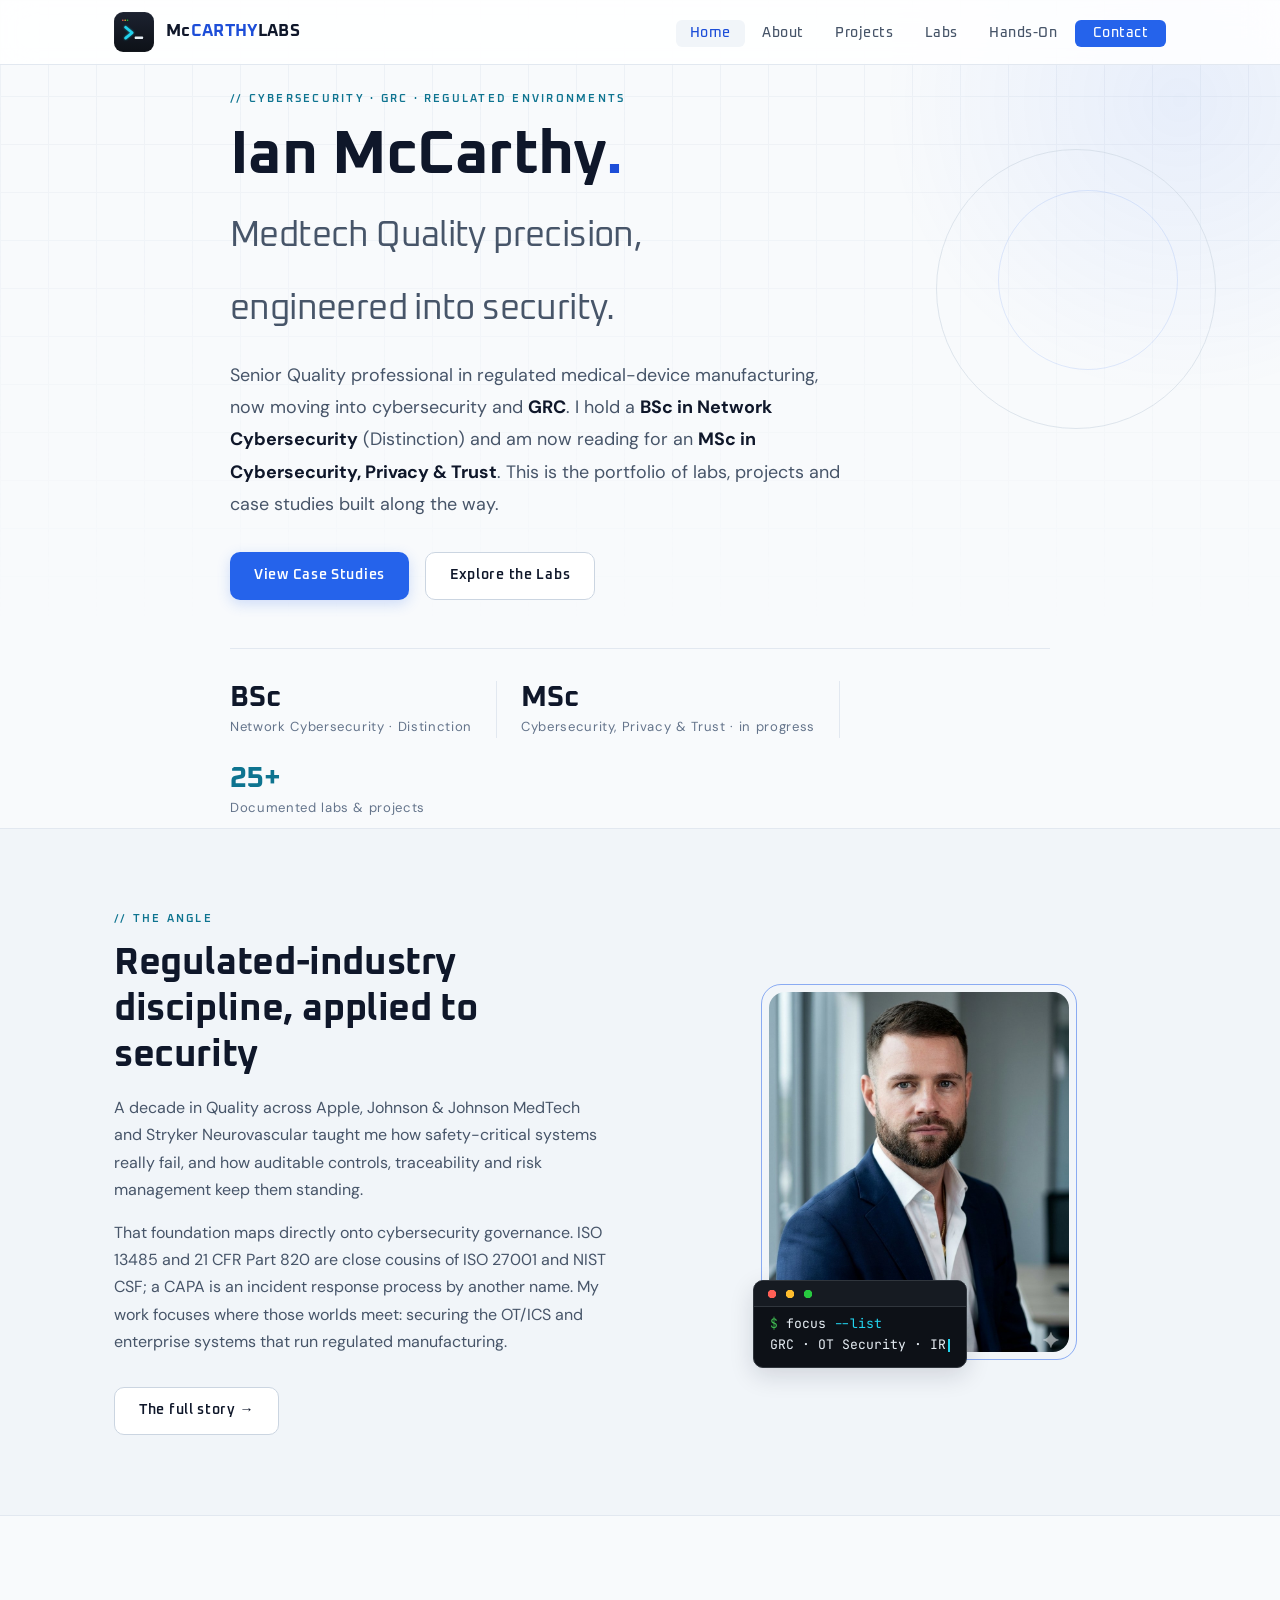
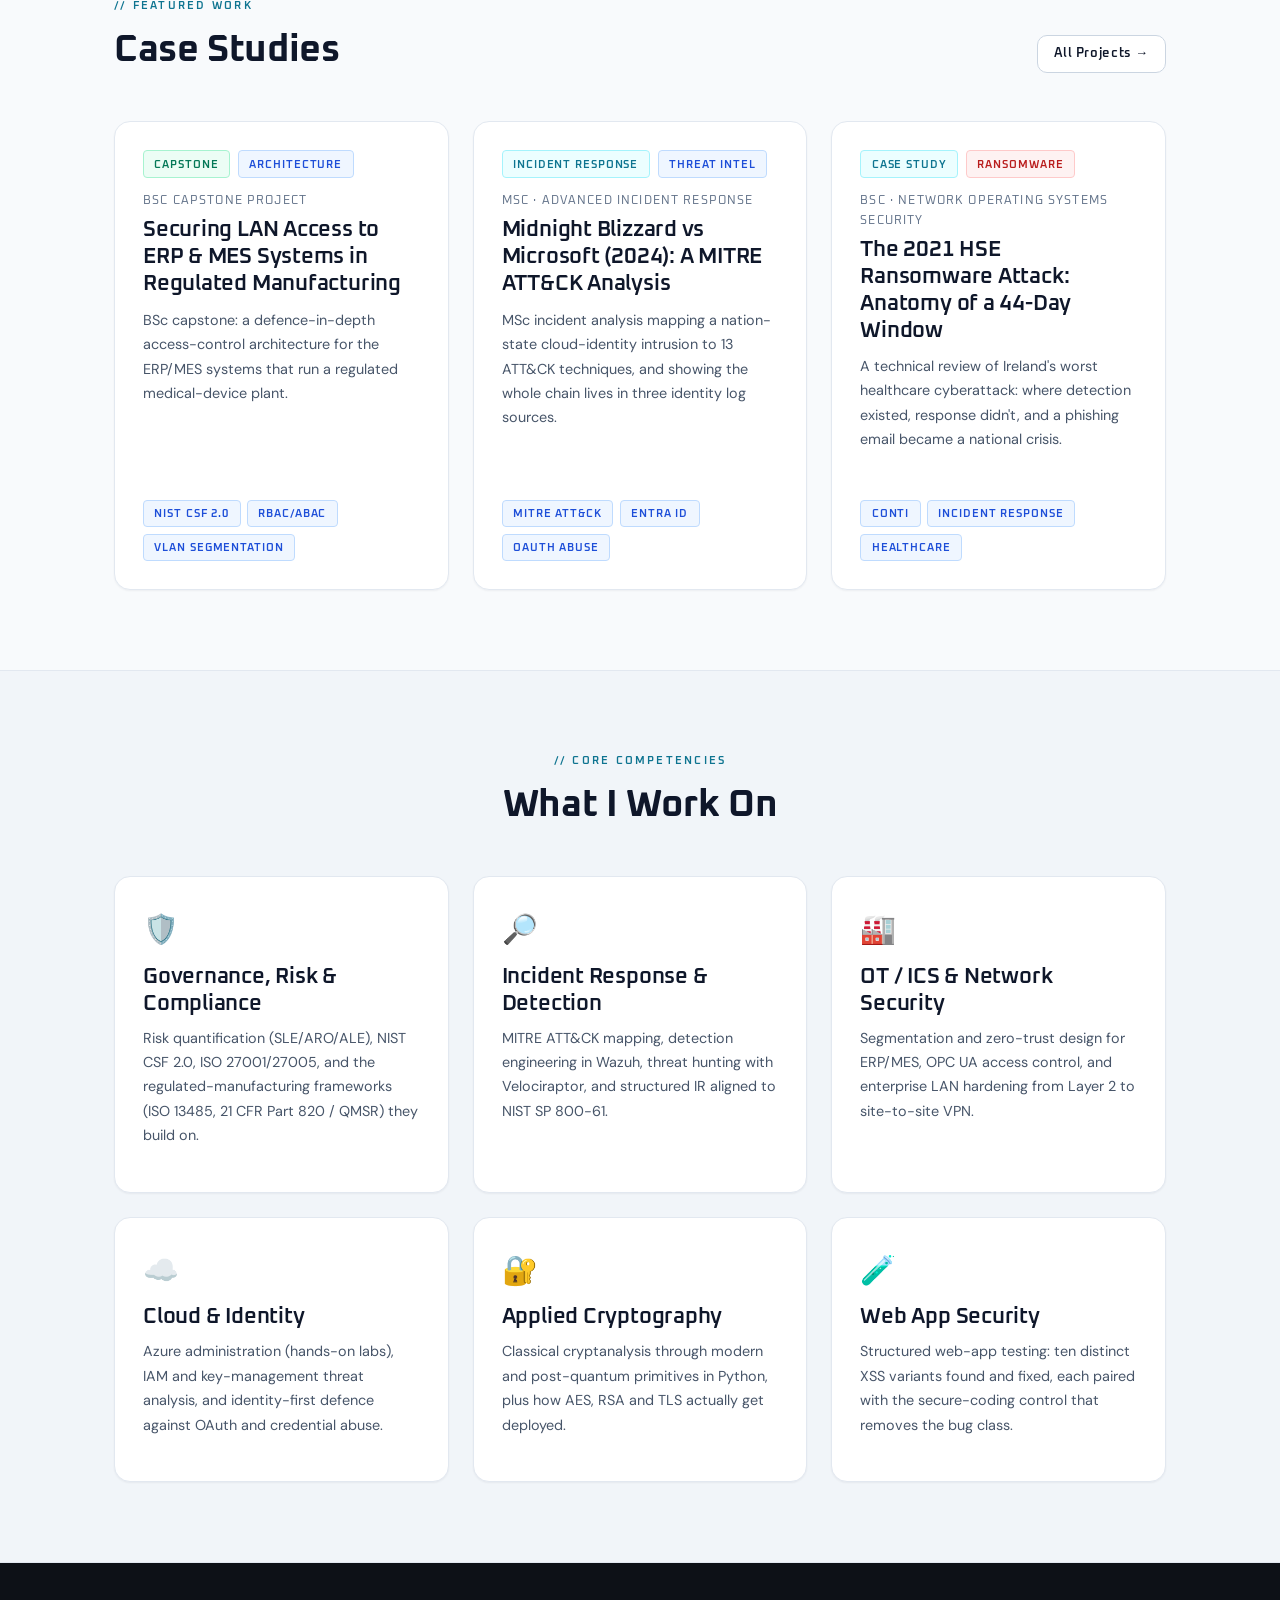
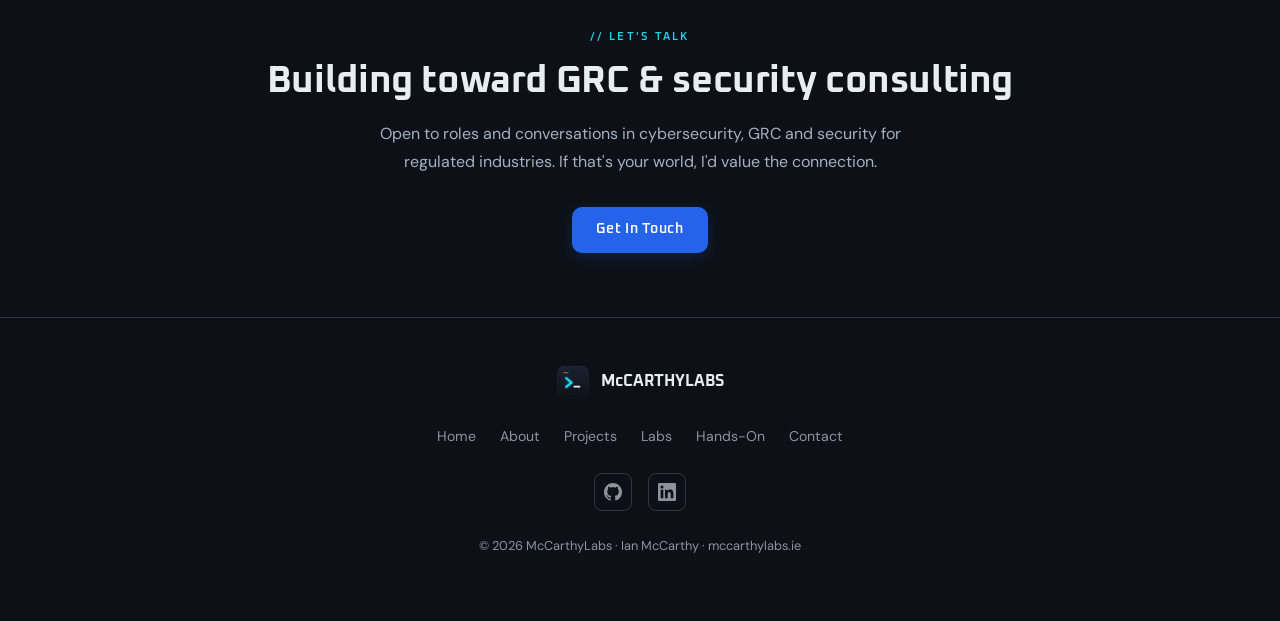
<file: index.html>
<!DOCTYPE html>
<html lang="en">
<head>
  <meta charset="UTF-8" />
  <meta name="viewport" content="width=device-width, initial-scale=1.0" />
  <title>McCarthyLabs | Ian McCarthy | Cybersecurity &amp; GRC Portfolio</title>
  <meta name="description" content="Ian McCarthy: cybersecurity and GRC portfolio. Quality professional in regulated medical-device manufacturing, BSc Network Cybersecurity (Distinction), MSc Cybersecurity, Privacy &amp; Trust. Labs, projects and case studies." />
  <meta property="og:title" content="McCarthyLabs | Ian McCarthy | Cybersecurity &amp; GRC Portfolio" />
  <meta property="og:description" content="Ian McCarthy: cybersecurity and GRC portfolio. Quality professional in regulated medical-device manufacturing, BSc Network Cybersecurity (Distinction), MSc Cybersecurity, Privacy &amp; Trust. Labs, projects and case studies." />
  <meta property="og:url" content="https://mccarthylabs.ie/" />
  <meta property="og:type" content="website" />
  <link rel="canonical" href="https://mccarthylabs.ie/" />
  <link rel="icon" href="assets/logo.svg" type="image/svg+xml" />
  <link rel="icon" href="assets/favicon-32.png" type="image/png" sizes="32x32" />
  <link rel="apple-touch-icon" href="assets/apple-touch-icon.png" />
  <link rel="stylesheet" href="assets/style.css" />
</head>
<body>

<nav class="navbar">
  <div class="nav-inner">
    <a href="index.html" class="nav-logo">
      <img src="assets/logo.svg" alt="McCarthyLabs Logo" />
      <span class="nav-logo-text">Mc<span>CARTHY</span>LABS</span>
    </a>
    <button class="nav-toggle" id="navToggle" aria-label="Toggle menu">☰</button>
    <ul class="nav-links" id="navLinks">
      <li><a href="index.html" class="active">Home</a></li>
      <li><a href="about.html">About</a></li>
      <li><a href="projects.html">Projects</a></li>
      <li><a href="labs.html">Labs</a></li>
      <li><a href="ctf.html">Hands-On</a></li>
      <li><a href="contact.html" class="nav-cta">Contact</a></li>
    </ul>
  </div>
</nav>

<main>
  <!-- Hero -->
  <section style="min-height:92vh; display:flex; align-items:center; padding-top:80px; position:relative; overflow:hidden;">
    <div style="position:absolute;top:18%;right:5%;width:280px;height:280px;border:1px solid var(--border-s);border-radius:50%;opacity:0.6;"></div>
    <div style="position:absolute;top:23%;right:8%;width:180px;height:180px;border:1px solid #2563eb33;border-radius:50%;opacity:0.6;"></div>
    <div class="container">
      <div style="max-width:820px;">
        <span class="eyebrow fade-up">// Cybersecurity · GRC · Regulated Environments</span>
        <h1 class="fade-up-1">
          Ian McCarthy<span style="color:var(--blue-light);">.</span><br/>
          <span style="color:var(--text-2);font-weight:400;font-size:clamp(1.4rem,3vw,2.2rem);">Medtech Quality precision,<br/>engineered into security.</span>
        </h1>
        <p class="fade-up-2" style="font-size:1.12rem;max-width:620px;margin-top:1.25rem;line-height:1.8;">
          Senior Quality professional in regulated medical-device manufacturing, now moving into cybersecurity and <strong style="color:var(--text-1);">GRC</strong>. I hold a <strong style="color:var(--text-1);">BSc in Network Cybersecurity</strong> (Distinction) and am now reading for an <strong style="color:var(--text-1);">MSc in Cybersecurity, Privacy &amp; Trust</strong>. This is the portfolio of labs, projects and case studies built along the way.
        </p>
        <div class="flex flex-wrap gap-2 fade-up-3" style="margin-top:2rem;">
          <a href="projects.html" class="btn btn-primary">View Case Studies</a>
          <a href="labs.html" class="btn btn-outline">Explore the Labs</a>
        </div>
        <div class="flex flex-wrap gap-3 fade-up-4" style="margin-top:3rem;padding-top:2rem;border-top:1px solid var(--border);">
          <div><div class="stat-value">BSc</div><div class="stat-label">Network Cybersecurity · Distinction</div></div>
          <div class="stat-sep"></div>
          <div><div class="stat-value">MSc</div><div class="stat-label">Cybersecurity, Privacy &amp; Trust · in progress</div></div>
          <div class="stat-sep"></div>
          <div><div class="stat-value" style="color:var(--cyan);">25+</div><div class="stat-label">Documented labs &amp; projects</div></div>
        </div>
      </div>
    </div>
  </section>

  <!-- Positioning -->
  <section class="section section-alt">
    <div class="container">
      <div class="grid-2" style="align-items:center;gap:4rem;">
        <div>
          <span class="eyebrow">// The Angle</span>
          <h2>Regulated-industry discipline, applied to security</h2>
          <p style="margin-top:1rem;">A decade in Quality across Apple, Johnson &amp; Johnson MedTech and Stryker Neurovascular taught me how safety-critical systems really fail, and how auditable controls, traceability and risk management keep them standing.</p>
          <p>That foundation maps directly onto cybersecurity governance. ISO 13485 and 21 CFR Part 820 are close cousins of ISO 27001 and NIST CSF; a CAPA is an incident response process by another name. My work focuses where those worlds meet: securing the OT/ICS and enterprise systems that run regulated manufacturing.</p>
          <a href="about.html" class="btn btn-outline" style="margin-top:1rem;">The full story →</a>
        </div>
        <div style="display:flex;justify-content:center;">
          <div style="position:relative;">
            <div style="position:absolute;inset:-8px;border:1px solid var(--border-h);border-radius:20px;opacity:0.5;"></div>
            <img src="assets/profile.jpg" alt="Ian McCarthy" style="width:300px;height:360px;object-fit:cover;border-radius:16px;display:block;" />
            <div class="terminal" style="position:absolute;bottom:-1rem;left:-1rem;margin:0;padding:2rem 1rem 0.75rem;font-size:0.82rem;white-space:nowrap;">
              <div><span class="t-prompt">$</span> focus <span class="t-accent">--list</span></div>
              <div>GRC · OT Security · IR<span class="cursor" style="background:var(--ink-cyan);"></span></div>
            </div>
          </div>
        </div>
      </div>
    </div>
  </section>

  <!-- Featured case studies -->
  <section class="section">
    <div class="container">
      <div class="section-header" style="display:flex;align-items:flex-end;justify-content:space-between;flex-wrap:wrap;gap:1rem;">
        <div><span class="eyebrow">// Featured Work</span><h2>Case Studies</h2></div>
        <a href="projects.html" class="btn btn-outline btn-sm">All Projects →</a>
      </div>
      <div class="grid-3">
        <a href="projects/securing-lan-erp-mes.html" style="text-decoration:none;">
          <div class="card card-col" style="height:100%;">
            <div class="flex items-center gap-1" style="margin-bottom:0.85rem;flex-wrap:wrap;"><span class="badge badge-green">Capstone</span><span class="badge badge-blue">Architecture</span></div>
            <div class="card-meta">BSc Capstone Project</div>
            <h3 style="color:var(--text-1);">Securing LAN Access to ERP &amp; MES Systems in Regulated Manufacturing</h3>
            <p style="font-size:0.9rem;margin-top:0.6rem;">BSc capstone: a defence-in-depth access-control architecture for the ERP/MES systems that run a regulated medical-device plant.</p>
            <div class="card-foot"><div class="tag-row"><span class="badge badge-blue">NIST CSF 2.0</span><span class="badge badge-blue">RBAC/ABAC</span><span class="badge badge-blue">VLAN Segmentation</span></div></div>
          </div>
        </a>
        <a href="projects/midnight-blizzard-attack-analysis.html" style="text-decoration:none;">
          <div class="card card-col" style="height:100%;">
            <div class="flex items-center gap-1" style="margin-bottom:0.85rem;flex-wrap:wrap;"><span class="badge badge-cyan">Incident Response</span><span class="badge badge-blue">Threat Intel</span></div>
            <div class="card-meta">MSc · Advanced Incident Response</div>
            <h3 style="color:var(--text-1);">Midnight Blizzard vs Microsoft (2024): A MITRE ATT&amp;CK Analysis</h3>
            <p style="font-size:0.9rem;margin-top:0.6rem;">MSc incident analysis mapping a nation-state cloud-identity intrusion to 13 ATT&amp;CK techniques, and showing the whole chain lives in three identity log sources.</p>
            <div class="card-foot"><div class="tag-row"><span class="badge badge-blue">MITRE ATT&amp;CK</span><span class="badge badge-blue">Entra ID</span><span class="badge badge-blue">OAuth Abuse</span></div></div>
          </div>
        </a>
        <a href="projects/hse-ransomware-analysis.html" style="text-decoration:none;">
          <div class="card card-col" style="height:100%;">
            <div class="flex items-center gap-1" style="margin-bottom:0.85rem;flex-wrap:wrap;"><span class="badge badge-cyan">Case Study</span><span class="badge badge-red">Ransomware</span></div>
            <div class="card-meta">BSc · Network Operating Systems Security</div>
            <h3 style="color:var(--text-1);">The 2021 HSE Ransomware Attack: Anatomy of a 44-Day Window</h3>
            <p style="font-size:0.9rem;margin-top:0.6rem;">A technical review of Ireland's worst healthcare cyberattack: where detection existed, response didn't, and a phishing email became a national crisis.</p>
            <div class="card-foot"><div class="tag-row"><span class="badge badge-blue">Conti</span><span class="badge badge-blue">Incident Response</span><span class="badge badge-blue">Healthcare</span></div></div>
          </div>
        </a>
      </div>
    </div>
  </section>

  <!-- Competencies -->
  <section class="section section-alt">
    <div class="container">
      <div class="section-header text-center"><span class="eyebrow">// Core Competencies</span><h2>What I Work On</h2></div>
      <div class="grid-3">
        <div class="card"><div style="font-size:1.8rem;margin-bottom:0.6rem;">🛡️</div><h3>Governance, Risk &amp; Compliance</h3><p style="font-size:0.9rem;margin-top:0.5rem;">Risk quantification (SLE/ARO/ALE), NIST CSF 2.0, ISO 27001/27005, and the regulated-manufacturing frameworks (ISO 13485, 21 CFR Part 820 / QMSR) they build on.</p></div>
        <div class="card"><div style="font-size:1.8rem;margin-bottom:0.6rem;">🔎</div><h3>Incident Response &amp; Detection</h3><p style="font-size:0.9rem;margin-top:0.5rem;">MITRE ATT&amp;CK mapping, detection engineering in Wazuh, threat hunting with Velociraptor, and structured IR aligned to NIST SP 800-61.</p></div>
        <div class="card"><div style="font-size:1.8rem;margin-bottom:0.6rem;">🏭</div><h3>OT / ICS &amp; Network Security</h3><p style="font-size:0.9rem;margin-top:0.5rem;">Segmentation and zero-trust design for ERP/MES, OPC UA access control, and enterprise LAN hardening from Layer 2 to site-to-site VPN.</p></div>
        <div class="card"><div style="font-size:1.8rem;margin-bottom:0.6rem;">☁️</div><h3>Cloud &amp; Identity</h3><p style="font-size:0.9rem;margin-top:0.5rem;">Azure administration (hands-on labs), IAM and key-management threat analysis, and identity-first defence against OAuth and credential abuse.</p></div>
        <div class="card"><div style="font-size:1.8rem;margin-bottom:0.6rem;">🔐</div><h3>Applied Cryptography</h3><p style="font-size:0.9rem;margin-top:0.5rem;">Classical cryptanalysis through modern and post-quantum primitives in Python, plus how AES, RSA and TLS actually get deployed.</p></div>
        <div class="card"><div style="font-size:1.8rem;margin-bottom:0.6rem;">🧪</div><h3>Web App Security</h3><p style="font-size:0.9rem;margin-top:0.5rem;">Structured web-app testing: ten distinct XSS variants found and fixed, each paired with the secure-coding control that removes the bug class.</p></div>
      </div>
    </div>
  </section>

  <!-- CTA -->
  <section class="section-dark" style="padding:4rem 0;">
    <div class="container text-center">
      <span class="eyebrow">// Let's talk</span>
      <h2>Building toward GRC &amp; security consulting</h2>
      <p style="max-width:560px;margin:1rem auto 2rem;">Open to roles and conversations in cybersecurity, GRC and security for regulated industries. If that's your world, I'd value the connection.</p>
      <a href="contact.html" class="btn btn-primary">Get In Touch</a>
    </div>
  </section>
</main>

<footer class="footer">
  <div class="container">
    <div class="footer-inner">
      <div class="footer-logo"><img src="assets/logo.svg" alt="McCarthyLabs" /> McCARTHYLABS</div>
      <ul class="footer-links"><li><a href="index.html">Home</a></li><li><a href="about.html">About</a></li><li><a href="projects.html">Projects</a></li><li><a href="labs.html">Labs</a></li><li><a href="ctf.html">Hands-On</a></li><li><a href="contact.html">Contact</a></li></ul>
      <div class="footer-social">
        <a href="https://github.com/mccarthylabs-ie" target="_blank" rel="noopener" class="social-icon" aria-label="GitHub"><svg width="18" height="18" viewBox="0 0 24 24" fill="currentColor"><path d="M12 0C5.37 0 0 5.37 0 12c0 5.31 3.435 9.795 8.205 11.385.6.105.825-.255.825-.57 0-.285-.015-1.23-.015-2.235-3.015.555-3.795-.735-4.035-1.41-.135-.345-.72-1.41-1.23-1.695-.42-.225-1.02-.78-.015-.795.945-.015 1.62.87 1.845 1.23 1.08 1.815 2.805 1.305 3.495.99.105-.78.42-1.305.765-1.605-2.67-.3-5.46-1.335-5.46-5.925 0-1.305.465-2.385 1.23-3.225-.12-.3-.54-1.53.12-3.18 0 0 1.005-.315 3.3 1.23.96-.27 1.98-.405 3-.405s2.04.135 3 .405c2.295-1.56 3.3-1.23 3.3-1.23.66 1.65.24 2.88.12 3.18.765.84 1.23 1.905 1.23 3.225 0 4.605-2.805 5.625-5.475 5.925.435.375.81 1.095.81 2.22 0 1.605-.015 2.895-.015 3.3 0 .315.225.69.825.57A12.02 12.02 0 0 0 24 12c0-6.63-5.37-12-12-12z"/></svg></a>
        <a href="https://www.linkedin.com/in/mrianmccarthy/" target="_blank" rel="noopener" class="social-icon" aria-label="LinkedIn"><svg width="18" height="18" viewBox="0 0 24 24" fill="currentColor"><path d="M20.447 20.452h-3.554v-5.569c0-1.328-.027-3.037-1.852-3.037-1.853 0-2.136 1.445-2.136 2.939v5.667H9.351V9h3.414v1.561h.046c.477-.9 1.637-1.85 3.37-1.85 3.601 0 4.267 2.37 4.267 5.455v6.286zM5.337 7.433a2.062 2.062 0 0 1-2.063-2.065 2.064 2.064 0 1 1 2.063 2.065zm1.782 13.019H3.555V9h3.564v11.452zM22.225 0H1.771C.792 0 0 .774 0 1.729v20.542C0 23.227.792 24 1.771 24h20.451C23.2 24 24 23.227 24 22.271V1.729C24 .774 23.2 0 22.222 0h.003z"/></svg></a>
      </div>
      <p class="footer-copy">© 2026 McCarthyLabs · Ian McCarthy · mccarthylabs.ie</p>
    </div>
  </div>
</footer>

<button class="scroll-top" id="scrollTop" aria-label="Back to top">↑</button>

<script>
  document.getElementById('navToggle').addEventListener('click', () => document.getElementById('navLinks').classList.toggle('open'));
  const scrollBtn = document.getElementById('scrollTop');
  window.addEventListener('scroll', () => scrollBtn.classList.toggle('visible', window.scrollY > 400));
  scrollBtn.addEventListener('click', () => window.scrollTo({ top: 0, behavior: 'smooth' }));
</script>
</body>
</html>
</file>
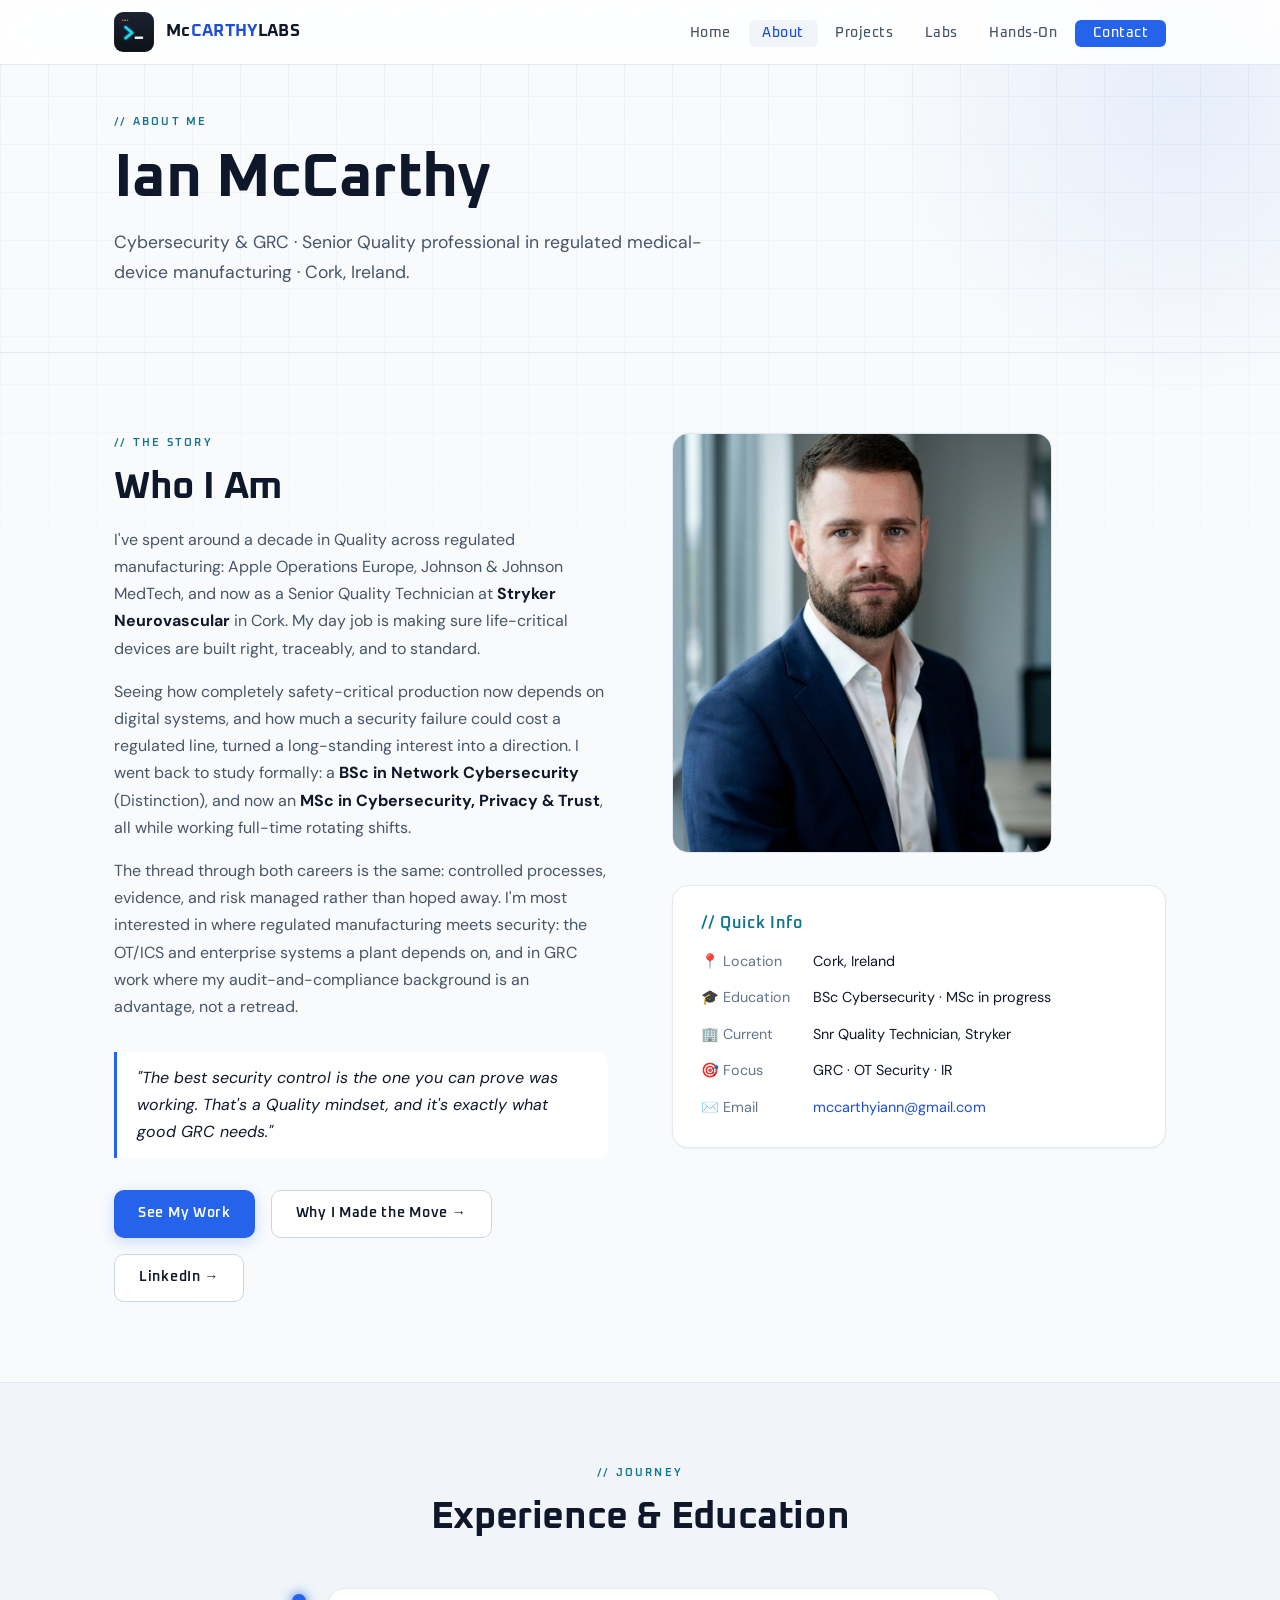
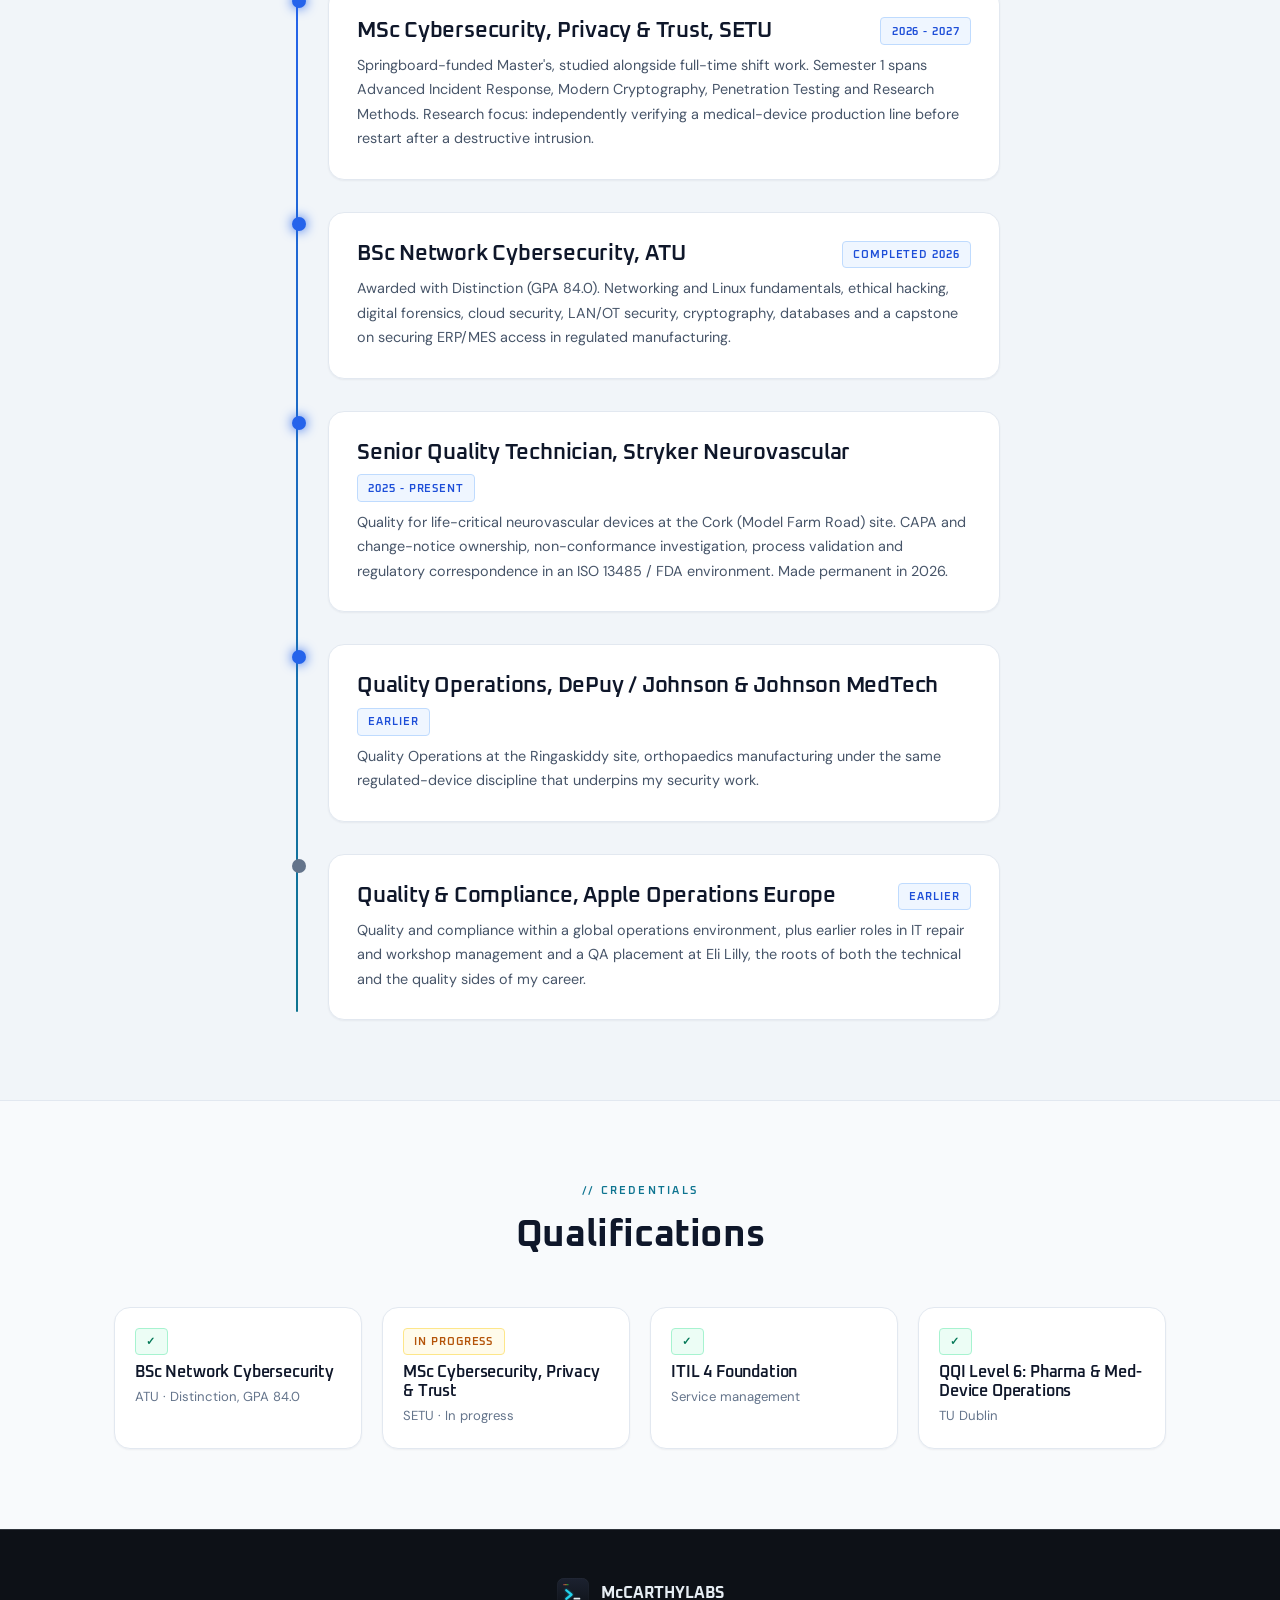
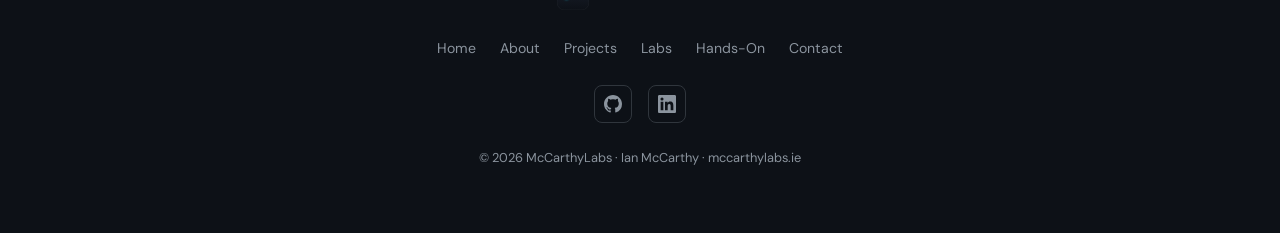
<file: about.html>
<!DOCTYPE html>
<html lang="en">
<head>
  <meta charset="UTF-8" />
  <meta name="viewport" content="width=device-width, initial-scale=1.0" />
  <title>About | Ian McCarthy | McCarthyLabs</title>
  <meta name="description" content="Ian McCarthy: cybersecurity and GRC, built on a decade in regulated medical-device Quality. BSc Network Cybersecurity (Distinction), MSc Cybersecurity, Privacy &amp; Trust. Based in Cork, Ireland." />
  <meta property="og:title" content="About | Ian McCarthy | McCarthyLabs" />
  <meta property="og:description" content="Ian McCarthy: cybersecurity and GRC, built on a decade in regulated medical-device Quality. BSc Network Cybersecurity (Distinction), MSc Cybersecurity, Privacy &amp; Trust. Based in Cork, Ireland." />
  <meta property="og:url" content="https://mccarthylabs.ie/about.html" />
  <meta property="og:type" content="website" />
  <link rel="canonical" href="https://mccarthylabs.ie/about.html" />
  <link rel="icon" href="assets/logo.svg" type="image/svg+xml" />
  <link rel="icon" href="assets/favicon-32.png" type="image/png" sizes="32x32" />
  <link rel="apple-touch-icon" href="assets/apple-touch-icon.png" />
  <link rel="stylesheet" href="assets/style.css" />
</head>
<body>

<nav class="navbar">
  <div class="nav-inner">
    <a href="index.html" class="nav-logo">
      <img src="assets/logo.svg" alt="McCarthyLabs Logo" />
      <span class="nav-logo-text">Mc<span>CARTHY</span>LABS</span>
    </a>
    <button class="nav-toggle" id="navToggle" aria-label="Toggle menu">☰</button>
    <ul class="nav-links" id="navLinks">
      <li><a href="index.html">Home</a></li>
      <li><a href="about.html" class="active">About</a></li>
      <li><a href="projects.html">Projects</a></li>
      <li><a href="labs.html">Labs</a></li>
      <li><a href="ctf.html">Hands-On</a></li>
      <li><a href="contact.html" class="nav-cta">Contact</a></li>
    </ul>
  </div>
</nav>

<main>
  <section class="page-hero">
    <div class="container">
      <span class="eyebrow fade-up">// About Me</span>
      <h1 class="fade-up-1">Ian McCarthy</h1>
      <p class="fade-up-2" style="max-width:640px;font-size:1.1rem;margin-top:0.75rem;">Cybersecurity &amp; GRC · Senior Quality professional in regulated medical-device manufacturing · Cork, Ireland.</p>
    </div>
  </section>

  <section class="section">
    <div class="container">
      <div class="grid-2" style="align-items:start;gap:4rem;">
        <div>
          <span class="eyebrow">// The Story</span>
          <h2>Who I Am</h2>
          <p style="margin-top:1rem;">I've spent around a decade in Quality across regulated manufacturing: Apple Operations Europe, Johnson &amp; Johnson MedTech, and now as a Senior Quality Technician at <strong style="color:var(--text-1);">Stryker Neurovascular</strong> in Cork. My day job is making sure life-critical devices are built right, traceably, and to standard.</p>
          <p>Seeing how completely safety-critical production now depends on digital systems, and how much a security failure could cost a regulated line, turned a long-standing interest into a direction. I went back to study formally: a <strong style="color:var(--text-1);">BSc in Network Cybersecurity</strong> (Distinction), and now an <strong style="color:var(--text-1);">MSc in Cybersecurity, Privacy &amp; Trust</strong>, all while working full-time rotating shifts.</p>
          <p>The thread through both careers is the same: controlled processes, evidence, and risk managed rather than hoped away. I'm most interested in where regulated manufacturing meets security: the OT/ICS and enterprise systems a plant depends on, and in GRC work where my audit-and-compliance background is an advantage, not a retread.</p>
          <blockquote style="border-left:3px solid var(--blue);padding:0.75rem 1.25rem;background:var(--bg-card);border-radius:0 var(--radius) var(--radius) 0;margin:2rem 0;">
            <p style="color:var(--text-1);font-style:italic;margin:0;">"The best security control is the one you can prove was working. That's a Quality mindset, and it's exactly what good GRC needs."</p>
          </blockquote>
          <div class="flex gap-2" style="margin-top:1.5rem;flex-wrap:wrap;">
            <a href="projects.html" class="btn btn-primary">See My Work</a>
            <a href="blog/from-medtech-to-cybersecurity.html" class="btn btn-outline">Why I Made the Move →</a>
            <a href="https://www.linkedin.com/in/mrianmccarthy/" target="_blank" rel="noopener" class="btn btn-outline">LinkedIn →</a>
          </div>
        </div>
        <div>
          <div style="position:relative;margin-bottom:2rem;">
            <img src="assets/profile.jpg" alt="Ian McCarthy professional photo" style="width:100%;max-width:380px;height:420px;object-fit:cover;border-radius:var(--radius-lg);display:block;border:1px solid var(--border);" />
          </div>
          <div class="card">
            <h4 style="margin-bottom:1rem;color:var(--cyan);font-family:var(--font-head);letter-spacing:0.05em;">// Quick Info</h4>
            <div style="display:flex;flex-direction:column;gap:0.75rem;">
              <div style="display:flex;gap:1rem;font-size:0.9rem;"><span style="color:var(--text-3);min-width:96px;">📍 Location</span><span style="color:var(--text-1);">Cork, Ireland</span></div>
              <div style="display:flex;gap:1rem;font-size:0.9rem;"><span style="color:var(--text-3);min-width:96px;">🎓 Education</span><span style="color:var(--text-1);">BSc Cybersecurity · MSc in progress</span></div>
              <div style="display:flex;gap:1rem;font-size:0.9rem;"><span style="color:var(--text-3);min-width:96px;">🏢 Current</span><span style="color:var(--text-1);">Snr Quality Technician, Stryker</span></div>
              <div style="display:flex;gap:1rem;font-size:0.9rem;"><span style="color:var(--text-3);min-width:96px;">🎯 Focus</span><span style="color:var(--text-1);">GRC · OT Security · IR</span></div>
              <div style="display:flex;gap:1rem;font-size:0.9rem;"><span style="color:var(--text-3);min-width:96px;">✉️ Email</span><a href="mailto:mccarthyiann@gmail.com" style="color:var(--blue-light);">mccarthyiann@gmail.com</a></div>
            </div>
          </div>
        </div>
      </div>
    </div>
  </section>

  <section class="section section-alt">
    <div class="container">
      <div class="section-header text-center"><span class="eyebrow">// Journey</span><h2>Experience &amp; Education</h2></div>
      <div class="timeline"><div class="timeline-items">
          <div class="timeline-item">
            <div class="timeline-dot "></div>
            <div class="card">
              <div class="timeline-head"><h3>MSc Cybersecurity, Privacy &amp; Trust, SETU</h3><span class="badge badge-blue">2026 - 2027</span></div>
              <p style="font-size:0.9rem;margin:0;">Springboard-funded Master's, studied alongside full-time shift work. Semester 1 spans Advanced Incident Response, Modern Cryptography, Penetration Testing and Research Methods. Research focus: independently verifying a medical-device production line before restart after a destructive intrusion.</p>
            </div>
          </div>
          <div class="timeline-item">
            <div class="timeline-dot "></div>
            <div class="card">
              <div class="timeline-head"><h3>BSc Network Cybersecurity, ATU</h3><span class="badge badge-blue">Completed 2026</span></div>
              <p style="font-size:0.9rem;margin:0;">Awarded with Distinction (GPA 84.0). Networking and Linux fundamentals, ethical hacking, digital forensics, cloud security, LAN/OT security, cryptography, databases and a capstone on securing ERP/MES access in regulated manufacturing.</p>
            </div>
          </div>
          <div class="timeline-item">
            <div class="timeline-dot "></div>
            <div class="card">
              <div class="timeline-head"><h3>Senior Quality Technician, Stryker Neurovascular</h3><span class="badge badge-blue">2025 - Present</span></div>
              <p style="font-size:0.9rem;margin:0;">Quality for life-critical neurovascular devices at the Cork (Model Farm Road) site. CAPA and change-notice ownership, non-conformance investigation, process validation and regulatory correspondence in an ISO 13485 / FDA environment. Made permanent in 2026.</p>
            </div>
          </div>
          <div class="timeline-item">
            <div class="timeline-dot "></div>
            <div class="card">
              <div class="timeline-head"><h3>Quality Operations, DePuy / Johnson &amp; Johnson MedTech</h3><span class="badge badge-blue">Earlier</span></div>
              <p style="font-size:0.9rem;margin:0;">Quality Operations at the Ringaskiddy site, orthopaedics manufacturing under the same regulated-device discipline that underpins my security work.</p>
            </div>
          </div>
          <div class="timeline-item">
            <div class="timeline-dot muted"></div>
            <div class="card">
              <div class="timeline-head"><h3>Quality &amp; Compliance, Apple Operations Europe</h3><span class="badge badge-blue">Earlier</span></div>
              <p style="font-size:0.9rem;margin:0;">Quality and compliance within a global operations environment, plus earlier roles in IT repair and workshop management and a QA placement at Eli Lilly, the roots of both the technical and the quality sides of my career.</p>
            </div>
          </div>
        </div>
      </div>
    </div>
  </section>

  <section class="section">
    <div class="container">
      <div class="section-header text-center"><span class="eyebrow">// Credentials</span><h2>Qualifications</h2></div>
      <div class="grid-4"><div class="card" style="padding:1.25rem;"><div class="flex items-center gap-1" style="margin-bottom:0.5rem;"><span class="badge badge-green">✓</span></div><h4 style="margin-bottom:0.25rem;color:var(--text-1);">BSc Network Cybersecurity</h4><p style="font-size:0.82rem;margin:0;color:var(--text-3);">ATU · Distinction, GPA 84.0</p></div><div class="card" style="padding:1.25rem;"><div class="flex items-center gap-1" style="margin-bottom:0.5rem;"><span class="badge badge-amber">In progress</span></div><h4 style="margin-bottom:0.25rem;color:var(--text-1);">MSc Cybersecurity, Privacy &amp; Trust</h4><p style="font-size:0.82rem;margin:0;color:var(--text-3);">SETU · In progress</p></div><div class="card" style="padding:1.25rem;"><div class="flex items-center gap-1" style="margin-bottom:0.5rem;"><span class="badge badge-green">✓</span></div><h4 style="margin-bottom:0.25rem;color:var(--text-1);">ITIL 4 Foundation</h4><p style="font-size:0.82rem;margin:0;color:var(--text-3);">Service management</p></div><div class="card" style="padding:1.25rem;"><div class="flex items-center gap-1" style="margin-bottom:0.5rem;"><span class="badge badge-green">✓</span></div><h4 style="margin-bottom:0.25rem;color:var(--text-1);">QQI Level 6: Pharma &amp; Med-Device Operations</h4><p style="font-size:0.82rem;margin:0;color:var(--text-3);">TU Dublin</p></div></div>
    </div>
  </section>

</main>

<footer class="footer">
  <div class="container">
    <div class="footer-inner">
      <div class="footer-logo"><img src="assets/logo.svg" alt="McCarthyLabs" /> McCARTHYLABS</div>
      <ul class="footer-links"><li><a href="index.html">Home</a></li><li><a href="about.html">About</a></li><li><a href="projects.html">Projects</a></li><li><a href="labs.html">Labs</a></li><li><a href="ctf.html">Hands-On</a></li><li><a href="contact.html">Contact</a></li></ul>
      <div class="footer-social">
        <a href="https://github.com/mccarthylabs-ie" target="_blank" rel="noopener" class="social-icon" aria-label="GitHub"><svg width="18" height="18" viewBox="0 0 24 24" fill="currentColor"><path d="M12 0C5.37 0 0 5.37 0 12c0 5.31 3.435 9.795 8.205 11.385.6.105.825-.255.825-.57 0-.285-.015-1.23-.015-2.235-3.015.555-3.795-.735-4.035-1.41-.135-.345-.72-1.41-1.23-1.695-.42-.225-1.02-.78-.015-.795.945-.015 1.62.87 1.845 1.23 1.08 1.815 2.805 1.305 3.495.99.105-.78.42-1.305.765-1.605-2.67-.3-5.46-1.335-5.46-5.925 0-1.305.465-2.385 1.23-3.225-.12-.3-.54-1.53.12-3.18 0 0 1.005-.315 3.3 1.23.96-.27 1.98-.405 3-.405s2.04.135 3 .405c2.295-1.56 3.3-1.23 3.3-1.23.66 1.65.24 2.88.12 3.18.765.84 1.23 1.905 1.23 3.225 0 4.605-2.805 5.625-5.475 5.925.435.375.81 1.095.81 2.22 0 1.605-.015 2.895-.015 3.3 0 .315.225.69.825.57A12.02 12.02 0 0 0 24 12c0-6.63-5.37-12-12-12z"/></svg></a>
        <a href="https://www.linkedin.com/in/mrianmccarthy/" target="_blank" rel="noopener" class="social-icon" aria-label="LinkedIn"><svg width="18" height="18" viewBox="0 0 24 24" fill="currentColor"><path d="M20.447 20.452h-3.554v-5.569c0-1.328-.027-3.037-1.852-3.037-1.853 0-2.136 1.445-2.136 2.939v5.667H9.351V9h3.414v1.561h.046c.477-.9 1.637-1.85 3.37-1.85 3.601 0 4.267 2.37 4.267 5.455v6.286zM5.337 7.433a2.062 2.062 0 0 1-2.063-2.065 2.064 2.064 0 1 1 2.063 2.065zm1.782 13.019H3.555V9h3.564v11.452zM22.225 0H1.771C.792 0 0 .774 0 1.729v20.542C0 23.227.792 24 1.771 24h20.451C23.2 24 24 23.227 24 22.271V1.729C24 .774 23.2 0 22.222 0h.003z"/></svg></a>
      </div>
      <p class="footer-copy">© 2026 McCarthyLabs · Ian McCarthy · mccarthylabs.ie</p>
    </div>
  </div>
</footer>

<button class="scroll-top" id="scrollTop" aria-label="Back to top">↑</button>

<script>
  document.getElementById('navToggle').addEventListener('click', () => document.getElementById('navLinks').classList.toggle('open'));
  const scrollBtn = document.getElementById('scrollTop');
  window.addEventListener('scroll', () => scrollBtn.classList.toggle('visible', window.scrollY > 400));
  scrollBtn.addEventListener('click', () => window.scrollTo({ top: 0, behavior: 'smooth' }));
</script>
</body>
</html>
</file>
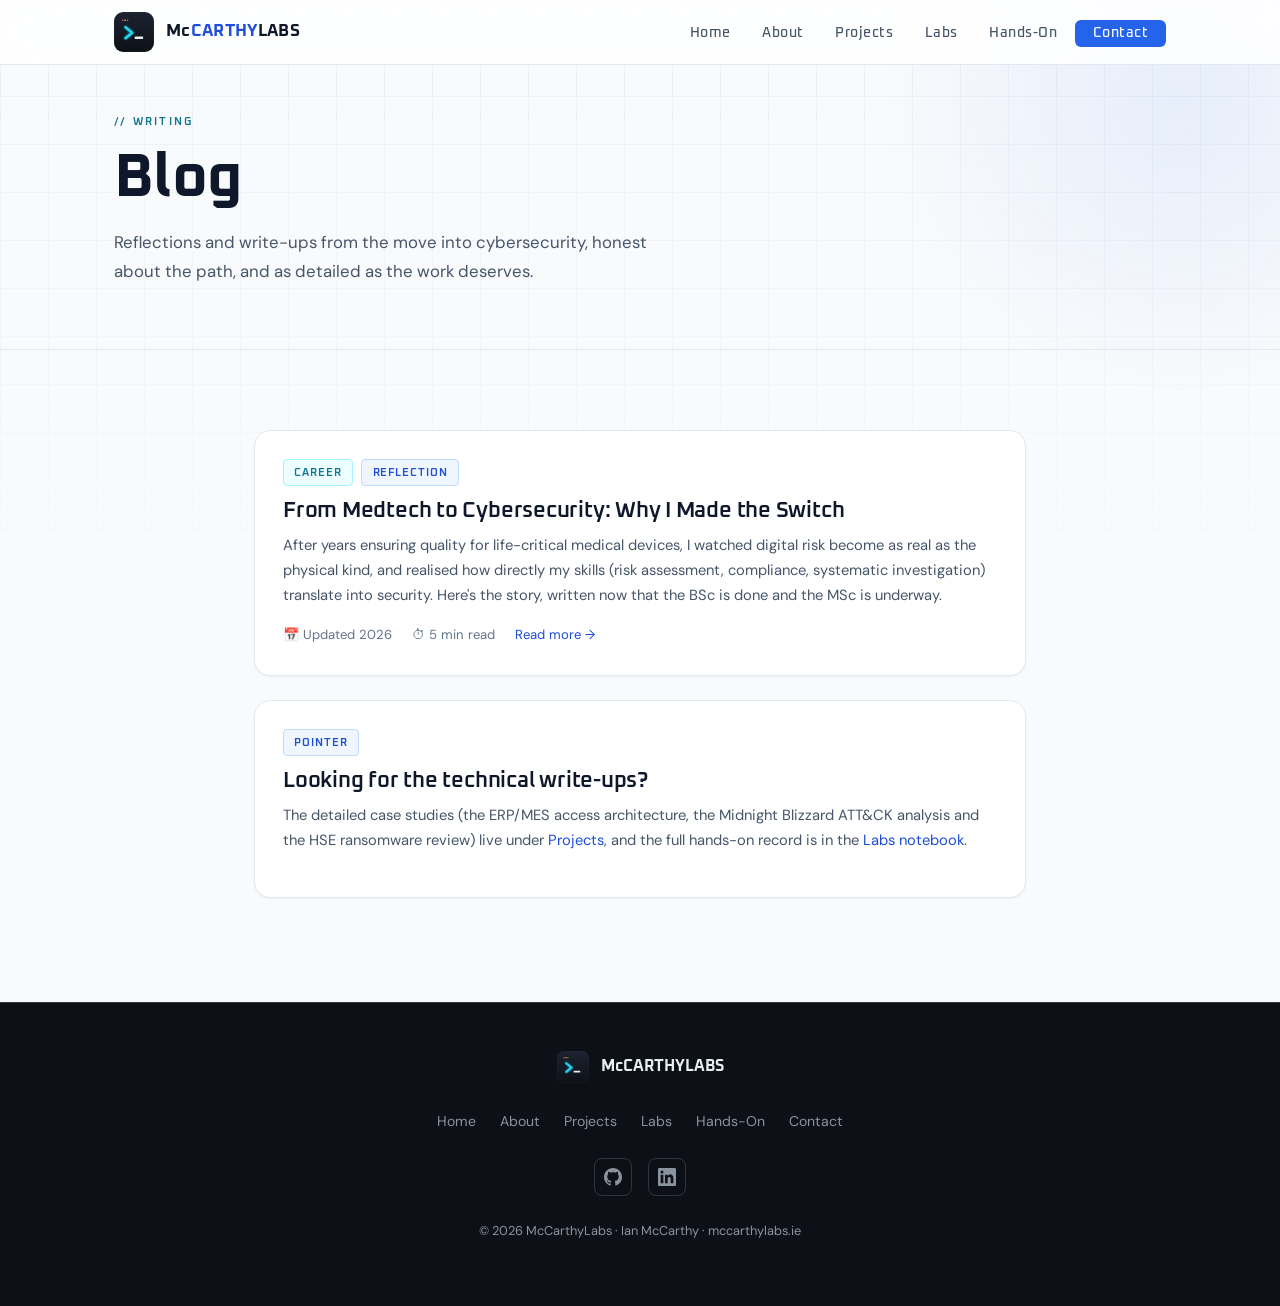
<file: blog.html>
<!DOCTYPE html>
<html lang="en">
<head>
  <meta charset="UTF-8" />
  <meta name="viewport" content="width=device-width, initial-scale=1.0" />
  <title>Blog | McCarthyLabs | Ian McCarthy</title>
  <meta name="description" content="Writing by Ian McCarthy on the move from medtech quality into cybersecurity: career reflections, with technical case studies under Projects and the full lab record under Labs." />
  <meta property="og:title" content="Blog | McCarthyLabs | Ian McCarthy" />
  <meta property="og:description" content="Writing by Ian McCarthy on the move from medtech quality into cybersecurity: career reflections, with technical case studies under Projects and the full lab record under Labs." />
  <meta property="og:url" content="https://mccarthylabs.ie/blog.html" />
  <meta property="og:type" content="website" />
  <link rel="canonical" href="https://mccarthylabs.ie/blog.html" />
  <link rel="icon" href="assets/logo.svg" type="image/svg+xml" />
  <link rel="icon" href="assets/favicon-32.png" type="image/png" sizes="32x32" />
  <link rel="apple-touch-icon" href="assets/apple-touch-icon.png" />
  <link rel="stylesheet" href="assets/style.css" />
</head>
<body>

<nav class="navbar">
  <div class="nav-inner">
    <a href="index.html" class="nav-logo">
      <img src="assets/logo.svg" alt="McCarthyLabs Logo" />
      <span class="nav-logo-text">Mc<span>CARTHY</span>LABS</span>
    </a>
    <button class="nav-toggle" id="navToggle" aria-label="Toggle menu">☰</button>
    <ul class="nav-links" id="navLinks">
      <li><a href="index.html">Home</a></li>
      <li><a href="about.html">About</a></li>
      <li><a href="projects.html">Projects</a></li>
      <li><a href="labs.html">Labs</a></li>
      <li><a href="ctf.html">Hands-On</a></li>
      <li><a href="contact.html" class="nav-cta">Contact</a></li>
    </ul>
  </div>
</nav>

<main>
  <section class="page-hero">
    <div class="container">
      <span class="eyebrow fade-up">// Writing</span>
      <h1 class="fade-up-1">Blog</h1>
      <p class="fade-up-2" style="max-width:580px;font-size:1.05rem;margin-top:0.75rem;">Reflections and write-ups from the move into cybersecurity, honest about the path, and as detailed as the work deserves.</p>
    </div>
  </section>

  <section class="section">
    <div class="container" style="max-width:820px;">

      <a href="blog/from-medtech-to-cybersecurity.html" style="text-decoration:none;display:block;margin-bottom:1.5rem;">
        <div class="card" style="display:flex;gap:2rem;align-items:flex-start;flex-wrap:wrap;">
          <div style="flex:1;min-width:220px;">
            <div class="flex flex-wrap gap-1" style="margin-bottom:0.75rem;">
              <span class="badge badge-cyan">Career</span>
              <span class="badge badge-blue">Reflection</span>
            </div>
            <h3 style="color:var(--text-1);margin-bottom:0.5rem;">From Medtech to Cybersecurity: Why I Made the Switch</h3>
            <p style="font-size:0.92rem;">After years ensuring quality for life-critical medical devices, I watched digital risk become as real as the physical kind, and realised how directly my skills (risk assessment, compliance, systematic investigation) translate into security. Here's the story, written now that the BSc is done and the MSc is underway.</p>
            <div style="display:flex;align-items:center;gap:1.25rem;margin-top:1rem;font-size:0.82rem;color:var(--text-3);">
              <span>📅 Updated 2026</span><span>⏱ 5 min read</span><span style="color:var(--blue-light);">Read more →</span>
            </div>
          </div>
        </div>
      </a>

      <div class="card" style="margin-bottom:1.5rem;">
        <div class="flex flex-wrap gap-1" style="margin-bottom:0.75rem;">
          <span class="badge badge-blue">Pointer</span>
        </div>
        <h3 style="color:var(--text-1);margin-bottom:0.5rem;">Looking for the technical write-ups?</h3>
        <p style="font-size:0.92rem;">The detailed case studies (the ERP/MES access architecture, the Midnight Blizzard ATT&amp;CK analysis and the HSE ransomware review) live under <a href="projects.html">Projects</a>, and the full hands-on record is in the <a href="labs.html">Labs notebook</a>.</p>
      </div>
  </section>
</main>

<footer class="footer">
  <div class="container">
    <div class="footer-inner">
      <div class="footer-logo"><img src="assets/logo.svg" alt="McCarthyLabs" /> McCARTHYLABS</div>
      <ul class="footer-links"><li><a href="index.html">Home</a></li><li><a href="about.html">About</a></li><li><a href="projects.html">Projects</a></li><li><a href="labs.html">Labs</a></li><li><a href="ctf.html">Hands-On</a></li><li><a href="contact.html">Contact</a></li></ul>
      <div class="footer-social">
        <a href="https://github.com/mccarthylabs-ie" target="_blank" rel="noopener" class="social-icon" aria-label="GitHub"><svg width="18" height="18" viewBox="0 0 24 24" fill="currentColor"><path d="M12 0C5.37 0 0 5.37 0 12c0 5.31 3.435 9.795 8.205 11.385.6.105.825-.255.825-.57 0-.285-.015-1.23-.015-2.235-3.015.555-3.795-.735-4.035-1.41-.135-.345-.72-1.41-1.23-1.695-.42-.225-1.02-.78-.015-.795.945-.015 1.62.87 1.845 1.23 1.08 1.815 2.805 1.305 3.495.99.105-.78.42-1.305.765-1.605-2.67-.3-5.46-1.335-5.46-5.925 0-1.305.465-2.385 1.23-3.225-.12-.3-.54-1.53.12-3.18 0 0 1.005-.315 3.3 1.23.96-.27 1.98-.405 3-.405s2.04.135 3 .405c2.295-1.56 3.3-1.23 3.3-1.23.66 1.65.24 2.88.12 3.18.765.84 1.23 1.905 1.23 3.225 0 4.605-2.805 5.625-5.475 5.925.435.375.81 1.095.81 2.22 0 1.605-.015 2.895-.015 3.3 0 .315.225.69.825.57A12.02 12.02 0 0 0 24 12c0-6.63-5.37-12-12-12z"/></svg></a>
        <a href="https://www.linkedin.com/in/mrianmccarthy/" target="_blank" rel="noopener" class="social-icon" aria-label="LinkedIn"><svg width="18" height="18" viewBox="0 0 24 24" fill="currentColor"><path d="M20.447 20.452h-3.554v-5.569c0-1.328-.027-3.037-1.852-3.037-1.853 0-2.136 1.445-2.136 2.939v5.667H9.351V9h3.414v1.561h.046c.477-.9 1.637-1.85 3.37-1.85 3.601 0 4.267 2.37 4.267 5.455v6.286zM5.337 7.433a2.062 2.062 0 0 1-2.063-2.065 2.064 2.064 0 1 1 2.063 2.065zm1.782 13.019H3.555V9h3.564v11.452zM22.225 0H1.771C.792 0 0 .774 0 1.729v20.542C0 23.227.792 24 1.771 24h20.451C23.2 24 24 23.227 24 22.271V1.729C24 .774 23.2 0 22.222 0h.003z"/></svg></a>
      </div>
      <p class="footer-copy">© 2026 McCarthyLabs · Ian McCarthy · mccarthylabs.ie</p>
    </div>
  </div>
</footer>

<button class="scroll-top" id="scrollTop" aria-label="Back to top">↑</button>

<script>
  document.getElementById('navToggle').addEventListener('click', () => document.getElementById('navLinks').classList.toggle('open'));
  const scrollBtn = document.getElementById('scrollTop');
  window.addEventListener('scroll', () => scrollBtn.classList.toggle('visible', window.scrollY > 400));
  scrollBtn.addEventListener('click', () => window.scrollTo({ top: 0, behavior: 'smooth' }));
</script>
</body>
</html>
</file>
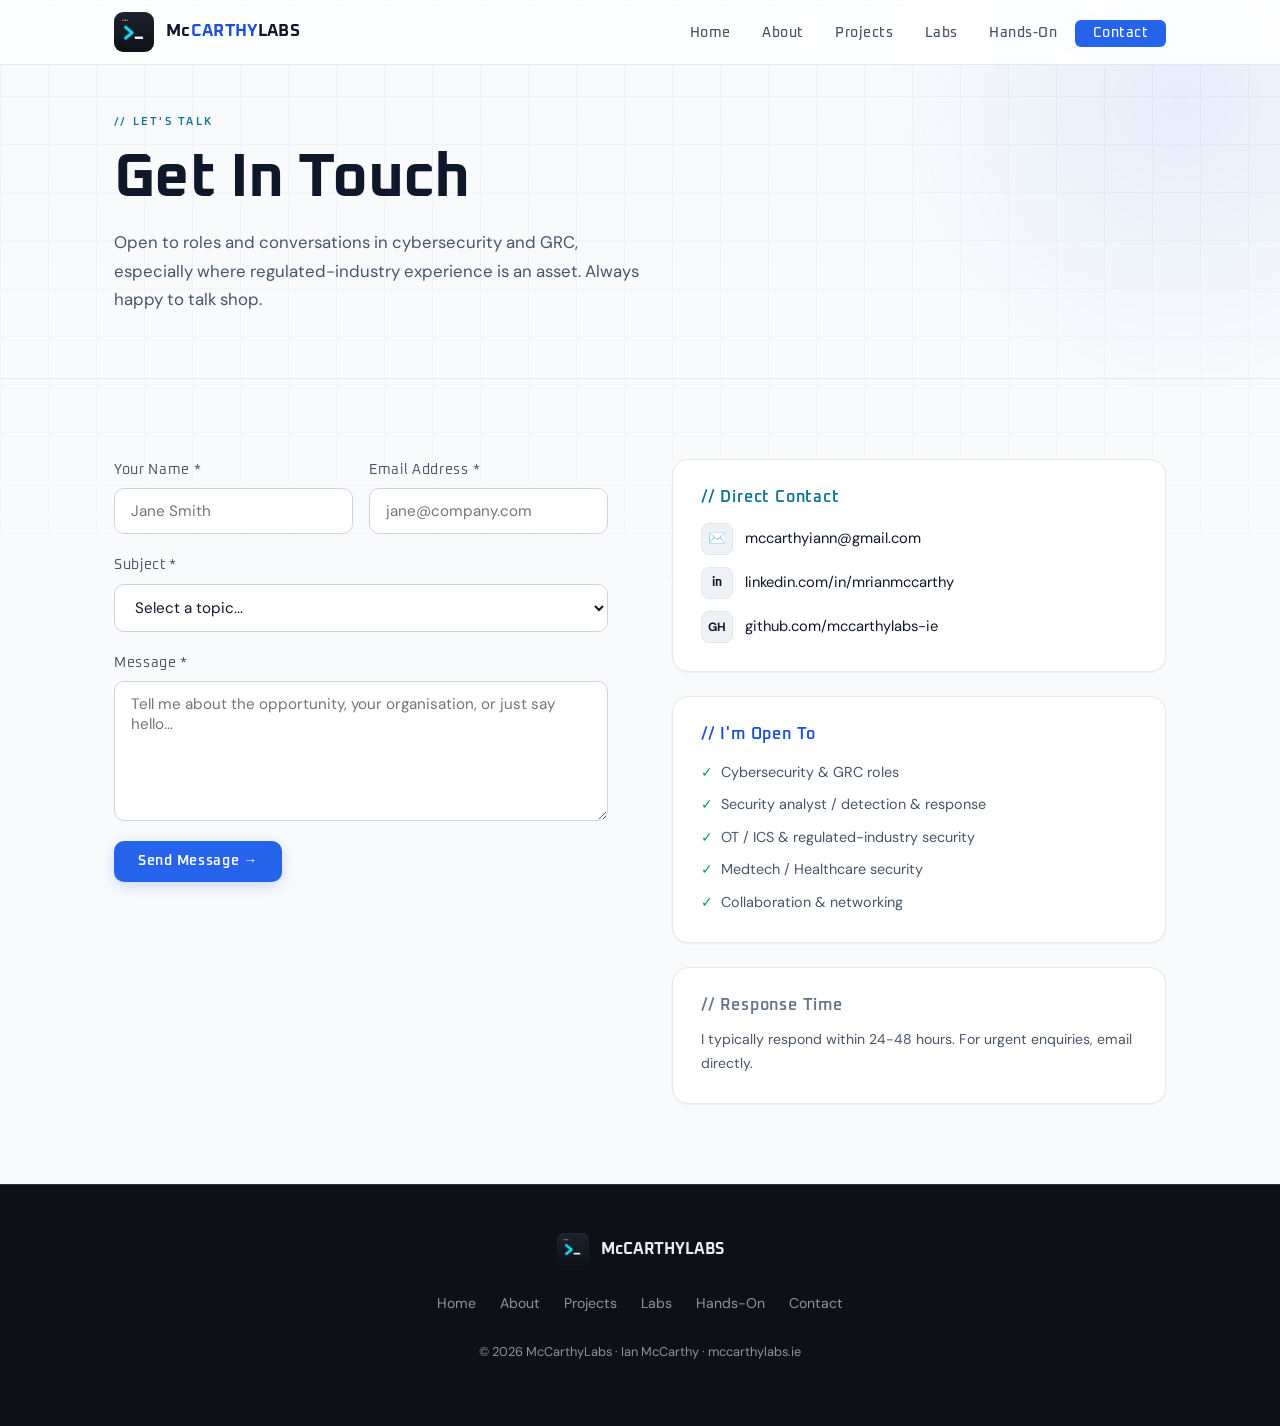
<file: contact.html>
<!DOCTYPE html>
<html lang="en">
<head>
  <meta charset="UTF-8" />
  <meta name="viewport" content="width=device-width, initial-scale=1.0" />
  <title>Contact | McCarthyLabs</title>
  <meta name="description" content="Get in touch with Ian McCarthy, open to cybersecurity and GRC roles, consulting and conversations about security in regulated industries." />
  <link rel="canonical" href="https://mccarthylabs.ie/contact.html" />
  <link rel="icon" href="assets/logo.svg" type="image/svg+xml" />
  <link rel="icon" href="assets/favicon-32.png" type="image/png" sizes="32x32" />
  <link rel="apple-touch-icon" href="assets/apple-touch-icon.png" />
  <link rel="stylesheet" href="assets/style.css" />
  <style>
    .form-group { display:flex; flex-direction:column; gap:0.4rem; }
    .form-group label { font-size:0.85rem; color:var(--text-2); font-family:var(--font-head); letter-spacing:0.05em; }
    .form-group input, .form-group textarea, .form-group select {
      background: var(--bg-card);
      border: 1px solid var(--border-s);
      border-radius: var(--radius);
      padding: 0.75rem 1rem;
      color: var(--text-1);
      font-family: var(--font-body);
      font-size: 0.95rem;
      transition: border-color var(--transition);
      width: 100%;
    }
    .form-group input:focus, .form-group textarea:focus, .form-group select:focus {
      outline: none;
      border-color: var(--blue-light);
      box-shadow: 0 0 0 3px #2563eb26;
    }
    .form-group textarea { min-height: 140px; resize: vertical; }
    .form-group select option { background: var(--bg-card); }
    .form-success { display:none; background:var(--bg-card); border:1px solid #059669; border-radius:var(--radius-lg); padding:2rem; text-align:center; }
    .form-success.visible { display:block; }
    /* honeypot */
    .hp-field { position:absolute; left:-9999px; }
  </style>
</head>
<body>

<nav class="navbar">
  <div class="nav-inner">
    <a href="index.html" class="nav-logo">
      <img src="assets/logo.svg" alt="McCarthyLabs Logo" />
      <span class="nav-logo-text">Mc<span>CARTHY</span>LABS</span>
    </a>
    <button class="nav-toggle" id="navToggle" aria-label="Toggle menu">☰</button>
    <ul class="nav-links" id="navLinks">
      <li><a href="index.html">Home</a></li>
      <li><a href="about.html">About</a></li>
      <li><a href="projects.html">Projects</a></li>
      <li><a href="labs.html">Labs</a></li>
      <li><a href="ctf.html">Hands-On</a></li>
      <li><a href="contact.html" class="active nav-cta">Contact</a></li>
    </ul>
  </div>
</nav>

<main>
  <section class="page-hero">
    <div class="container">
      <span class="eyebrow fade-up">// Let's Talk</span>
      <h1 class="fade-up-1">Get In Touch</h1>
      <p class="fade-up-2" style="max-width:540px;font-size:1.05rem;margin-top:0.75rem;">
        Open to roles and conversations in cybersecurity and GRC, especially where regulated-industry experience is an asset. Always happy to talk shop.
      </p>
    </div>
  </section>

  <section class="section">
    <div class="container">
      <div class="grid-2" style="gap:4rem;align-items:start;">

        <!-- LEFT: Form -->
        <div>
          <div id="formSuccess" class="form-success">
            <div style="font-size:2rem;margin-bottom:0.75rem;">✅</div>
            <h3 style="color:#059669;">Message sent!</h3>
            <p style="margin:0.5rem 0 0;">Thanks for reaching out. I'll get back to you as soon as I can.</p>
          </div>

          <!-- Delivered via FormSubmit (formsubmit.co), no account needed. First submission triggers a one-time activation email.
               After activating, you can swap the email in the action URL for the random alias FormSubmit gives you. -->
          <form id="contactForm" style="display:flex;flex-direction:column;gap:1.25rem;" action="https://formsubmit.co/ajax/mccarthyiann@gmail.com" method="POST">
            <!-- Honeypot -->
            <div class="hp-field" aria-hidden="true">
              <input type="text" name="_honey" tabindex="-1" autocomplete="off" />
            </div>
            <input type="hidden" name="_subject" value="New message from mccarthylabs.ie" />
            <input type="hidden" name="_template" value="table" />
            <input type="hidden" name="_captcha" value="false" />

            <div class="grid-2" style="gap:1rem;">
              <div class="form-group">
                <label for="name">Your Name *</label>
                <input type="text" id="name" name="name" required placeholder="Jane Smith" />
              </div>
              <div class="form-group">
                <label for="email">Email Address *</label>
                <input type="email" id="email" name="email" required placeholder="jane@company.com" />
              </div>
            </div>

            <div class="form-group">
              <label for="subject">Subject *</label>
              <select id="subject" name="subject" required>
                <option value="" disabled selected>Select a topic...</option>
                <option value="Role Opportunity">Role Opportunity</option>
                <option value="GRC / Consulting Enquiry">GRC / Consulting Enquiry</option>
                <option value="Collaboration">Collaboration / Project</option>
                <option value="Medtech Security">Medtech / Healthcare Security</option>
                <option value="General">General Message</option>
              </select>
            </div>

            <div class="form-group">
              <label for="message">Message *</label>
              <textarea id="message" name="message" required placeholder="Tell me about the opportunity, your organisation, or just say hello..."></textarea>
            </div>

            <button type="submit" class="btn btn-primary" id="submitBtn" style="width:fit-content;">
              Send Message →
            </button>
            <p id="formError" style="color:#dc2626;font-size:0.85rem;display:none;">Something went wrong. Please email me directly at mccarthyiann@gmail.com</p>
          </form>
        </div>

        <!-- RIGHT: Info -->
        <div style="display:flex;flex-direction:column;gap:1.5rem;">
          <div class="card">
            <h4 style="color:var(--cyan);font-family:var(--font-head);letter-spacing:0.05em;margin-bottom:1rem;">// Direct Contact</h4>
            <div style="display:flex;flex-direction:column;gap:0.75rem;">
              <a href="mailto:mccarthyiann@gmail.com" style="display:flex;align-items:center;gap:0.75rem;color:var(--text-1);font-size:0.92rem;">
                <span style="width:32px;height:32px;background:var(--bg-2);border:1px solid var(--border);border-radius:8px;display:flex;align-items:center;justify-content:center;">✉️</span>
                mccarthyiann@gmail.com
              </a>
              <a href="https://www.linkedin.com/in/mrianmccarthy/" target="_blank" rel="noopener" style="display:flex;align-items:center;gap:0.75rem;color:var(--text-1);font-size:0.92rem;">
                <span style="width:32px;height:32px;background:var(--bg-2);border:1px solid var(--border);border-radius:8px;display:flex;align-items:center;justify-content:center;font-size:0.75rem;font-weight:700;font-family:var(--font-head);">in</span>
                linkedin.com/in/mrianmccarthy
              </a>
              <a href="https://github.com/mccarthylabs-ie" target="_blank" rel="noopener" style="display:flex;align-items:center;gap:0.75rem;color:var(--text-1);font-size:0.92rem;">
                <span style="width:32px;height:32px;background:var(--bg-2);border:1px solid var(--border);border-radius:8px;display:flex;align-items:center;justify-content:center;font-size:0.75rem;font-weight:700;">GH</span>
                github.com/mccarthylabs-ie
              </a>
            </div>
          </div>

          <div class="card">
            <h4 style="color:var(--blue-light);font-family:var(--font-head);letter-spacing:0.05em;margin-bottom:1rem;">// I'm Open To</h4>
            <div style="display:flex;flex-direction:column;gap:0.5rem;">
              <div style="display:flex;align-items:center;gap:0.5rem;font-size:0.9rem;color:var(--text-2);">
                <span style="color:#059669;">✓</span> Cybersecurity &amp; GRC roles
              </div>
              <div style="display:flex;align-items:center;gap:0.5rem;font-size:0.9rem;color:var(--text-2);">
                <span style="color:#059669;">✓</span> Security analyst / detection &amp; response
              </div>
              <div style="display:flex;align-items:center;gap:0.5rem;font-size:0.9rem;color:var(--text-2);">
                <span style="color:#059669;">✓</span> OT / ICS &amp; regulated-industry security
              </div>
              <div style="display:flex;align-items:center;gap:0.5rem;font-size:0.9rem;color:var(--text-2);">
                <span style="color:#059669;">✓</span> Medtech / Healthcare security
              </div>
              <div style="display:flex;align-items:center;gap:0.5rem;font-size:0.9rem;color:var(--text-2);">
                <span style="color:#059669;">✓</span> Collaboration &amp; networking
              </div>
            </div>
          </div>

          <div class="card">
            <h4 style="color:var(--text-3);font-family:var(--font-head);letter-spacing:0.05em;margin-bottom:0.75rem;">// Response Time</h4>
            <p style="font-size:0.88rem;margin:0;">I typically respond within 24-48 hours. For urgent enquiries, email directly.</p>
          </div>
        </div>

      </div>
    </div>
  </section>
</main>

<footer class="footer">
  <div class="container">
    <div class="footer-inner">
      <div class="footer-logo"><img src="assets/logo.svg" alt="McCarthyLabs" /> McCARTHYLABS</div>
      <ul class="footer-links">
        <li><a href="index.html">Home</a></li><li><a href="about.html">About</a></li><li><a href="projects.html">Projects</a></li><li><a href="labs.html">Labs</a></li><li><a href="ctf.html">Hands-On</a></li><li><a href="contact.html">Contact</a></li>
      </ul>
      <p class="footer-copy">© 2026 McCarthyLabs · Ian McCarthy · mccarthylabs.ie</p>
    </div>
  </div>
</footer>
<button class="scroll-top" id="scrollTop" aria-label="Back to top">↑</button>

<script>
  document.getElementById('navToggle').addEventListener('click', () => document.getElementById('navLinks').classList.toggle('open'));
  const s = document.getElementById('scrollTop');
  window.addEventListener('scroll', () => s.classList.toggle('visible', window.scrollY > 400));
  s.addEventListener('click', () => window.scrollTo({ top: 0, behavior: 'smooth' }));

  // Form submission via FormSubmit (AJAX endpoint returns JSON)
  const form = document.getElementById('contactForm');
  form.addEventListener('submit', async (e) => {
    e.preventDefault();
    const btn = document.getElementById('submitBtn');
    btn.textContent = 'Sending...';
    btn.disabled = true;

    try {
      const res = await fetch(form.action, {
        method: 'POST',
        body: new FormData(form),
        headers: { 'Accept': 'application/json' }
      });
      const data = await res.json().catch(() => ({}));
      if (res.ok && String(data.success) === 'true') {
        form.style.display = 'none';
        document.getElementById('formSuccess').classList.add('visible');
      } else {
        throw new Error();
      }
    } catch {
      btn.textContent = 'Send Message →';
      btn.disabled = false;
      document.getElementById('formError').style.display = 'block';
    }
  });
</script>
</body>
</html>
</file>
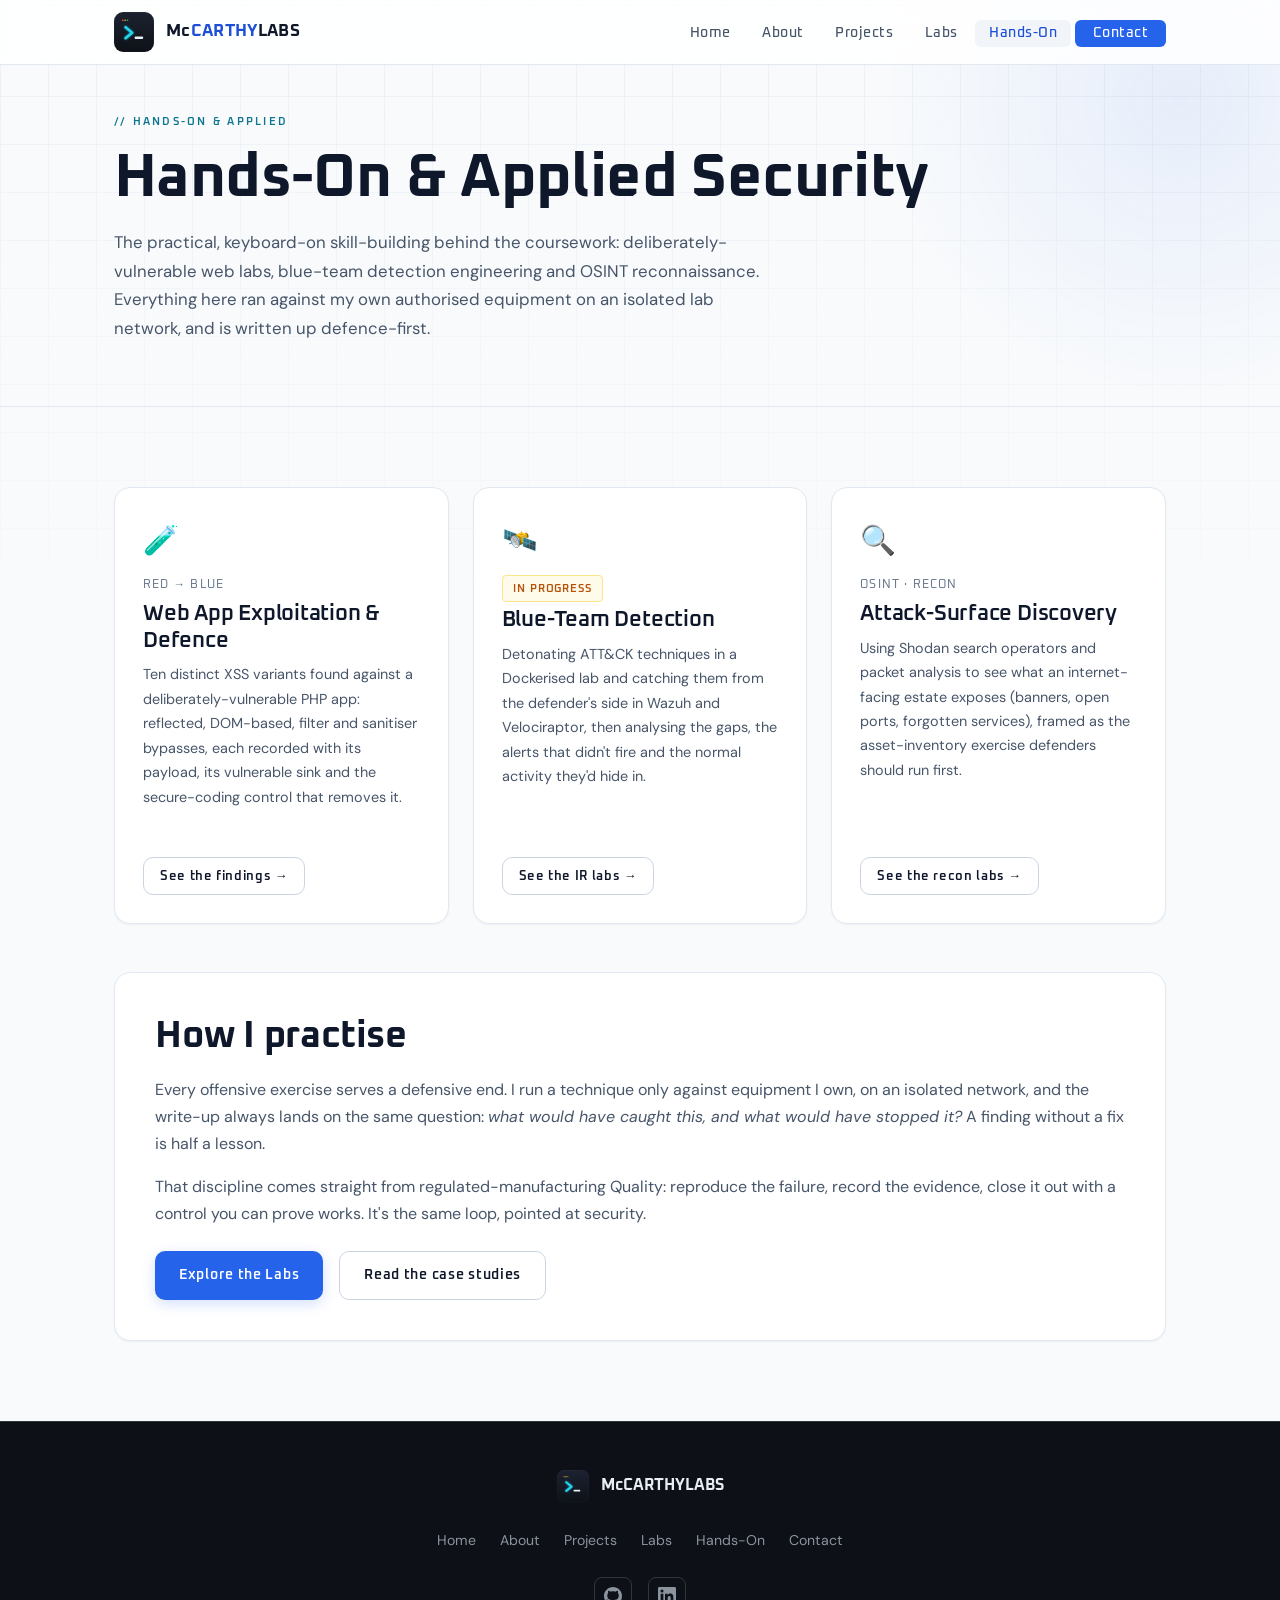
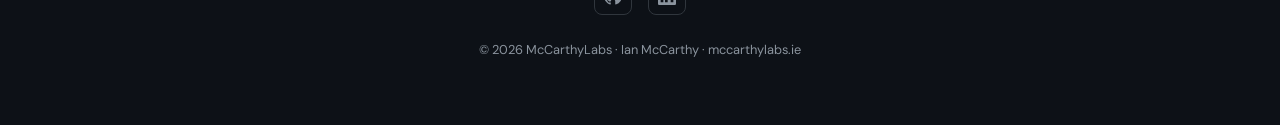
<file: ctf.html>
<!DOCTYPE html>
<html lang="en">
<head>
  <meta charset="UTF-8" />
  <meta name="viewport" content="width=device-width, initial-scale=1.0" />
  <title>Hands-On &amp; Applied Security | McCarthyLabs | Ian McCarthy</title>
  <meta name="description" content="Ian McCarthy's hands-on security practice: deliberately-vulnerable web-app labs, blue-team detection engineering and OSINT reconnaissance, run on authorised lab equipment and written defence-first." />
  <meta property="og:title" content="Hands-On &amp; Applied Security | McCarthyLabs | Ian McCarthy" />
  <meta property="og:description" content="Ian McCarthy's hands-on security practice: deliberately-vulnerable web-app labs, blue-team detection engineering and OSINT reconnaissance, run on authorised lab equipment and written defence-first." />
  <meta property="og:url" content="https://mccarthylabs.ie/ctf.html" />
  <meta property="og:type" content="website" />
  <link rel="canonical" href="https://mccarthylabs.ie/ctf.html" />
  <link rel="icon" href="assets/logo.svg" type="image/svg+xml" />
  <link rel="icon" href="assets/favicon-32.png" type="image/png" sizes="32x32" />
  <link rel="apple-touch-icon" href="assets/apple-touch-icon.png" />
  <link rel="stylesheet" href="assets/style.css" />
</head>
<body>

<nav class="navbar">
  <div class="nav-inner">
    <a href="index.html" class="nav-logo">
      <img src="assets/logo.svg" alt="McCarthyLabs Logo" />
      <span class="nav-logo-text">Mc<span>CARTHY</span>LABS</span>
    </a>
    <button class="nav-toggle" id="navToggle" aria-label="Toggle menu">☰</button>
    <ul class="nav-links" id="navLinks">
      <li><a href="index.html">Home</a></li>
      <li><a href="about.html">About</a></li>
      <li><a href="projects.html">Projects</a></li>
      <li><a href="labs.html">Labs</a></li>
      <li><a href="ctf.html" class="active">Hands-On</a></li>
      <li><a href="contact.html" class="nav-cta">Contact</a></li>
    </ul>
  </div>
</nav>

<main>
  <section class="page-hero">
    <div class="container">
      <span class="eyebrow fade-up">// Hands-On &amp; Applied</span>
      <h1 class="fade-up-1">Hands-On &amp; Applied Security</h1>
      <p class="fade-up-2" style="max-width:660px;font-size:1.05rem;margin-top:0.75rem;">The practical, keyboard-on skill-building behind the coursework: deliberately-vulnerable web labs, blue-team detection engineering and OSINT reconnaissance. Everything here ran against my own authorised equipment on an isolated lab network, and is written up defence-first.</p>
    </div>
  </section>

  <section class="section">
    <div class="container">
      <div class="grid-3" style="margin-bottom:3rem;">
        <div class="card card-col">
          <div style="font-size:1.8rem;margin-bottom:0.6rem;">🧪</div>
          <div class="card-meta">Red → Blue</div>
          <h3>Web App Exploitation &amp; Defence</h3>
          <p style="font-size:0.9rem;margin-top:0.5rem;">Ten distinct XSS variants found against a deliberately-vulnerable PHP app: reflected, DOM-based, filter and sanitiser bypasses, each recorded with its payload, its vulnerable sink and the secure-coding control that removes it.</p>
          <div class="card-foot"><a href="labs.html#penetration-testing" class="btn btn-outline btn-sm" style="margin-top:1rem;">See the findings →</a></div>
        </div>
        <div class="card card-col">
          <div style="font-size:1.8rem;margin-bottom:0.6rem;">🛰️</div>
          <div class="flex items-center gap-1" style="margin-bottom:0.3rem;"><span class="badge badge-amber">In progress</span></div>
          <h3>Blue-Team Detection</h3>
          <p style="font-size:0.9rem;margin-top:0.5rem;">Detonating ATT&amp;CK techniques in a Dockerised lab and catching them from the defender's side in Wazuh and Velociraptor, then analysing the gaps, the alerts that didn't fire and the normal activity they'd hide in.</p>
          <div class="card-foot"><a href="labs.html#incident-response" class="btn btn-outline btn-sm" style="margin-top:1rem;">See the IR labs →</a></div>
        </div>
        <div class="card card-col">
          <div style="font-size:1.8rem;margin-bottom:0.6rem;">🔍</div>
          <div class="card-meta">OSINT · Recon</div>
          <h3>Attack-Surface Discovery</h3>
          <p style="font-size:0.9rem;margin-top:0.5rem;">Using Shodan search operators and packet analysis to see what an internet-facing estate exposes (banners, open ports, forgotten services), framed as the asset-inventory exercise defenders should run first.</p>
          <div class="card-foot"><a href="labs.html#network-os" class="btn btn-outline btn-sm" style="margin-top:1rem;">See the recon labs →</a></div>
        </div>
      </div>

      <div class="card" style="padding:2.5rem;">
        <h2 style="margin-bottom:1rem;">How I practise</h2>
        <p>Every offensive exercise serves a defensive end. I run a technique only against equipment I own, on an isolated network, and the write-up always lands on the same question: <em>what would have caught this, and what would have stopped it?</em> A finding without a fix is half a lesson.</p>
        <p style="margin-bottom:0;">That discipline comes straight from regulated-manufacturing Quality: reproduce the failure, record the evidence, close it out with a control you can prove works. It's the same loop, pointed at security.</p>
        <div style="margin-top:1.5rem;display:flex;gap:1rem;flex-wrap:wrap;">
          <a href="labs.html" class="btn btn-primary">Explore the Labs</a>
          <a href="projects.html" class="btn btn-outline">Read the case studies</a>
        </div>
      </div>
    </div>
  </section>
</main>

<footer class="footer">
  <div class="container">
    <div class="footer-inner">
      <div class="footer-logo"><img src="assets/logo.svg" alt="McCarthyLabs" /> McCARTHYLABS</div>
      <ul class="footer-links"><li><a href="index.html">Home</a></li><li><a href="about.html">About</a></li><li><a href="projects.html">Projects</a></li><li><a href="labs.html">Labs</a></li><li><a href="ctf.html">Hands-On</a></li><li><a href="contact.html">Contact</a></li></ul>
      <div class="footer-social">
        <a href="https://github.com/mccarthylabs-ie" target="_blank" rel="noopener" class="social-icon" aria-label="GitHub"><svg width="18" height="18" viewBox="0 0 24 24" fill="currentColor"><path d="M12 0C5.37 0 0 5.37 0 12c0 5.31 3.435 9.795 8.205 11.385.6.105.825-.255.825-.57 0-.285-.015-1.23-.015-2.235-3.015.555-3.795-.735-4.035-1.41-.135-.345-.72-1.41-1.23-1.695-.42-.225-1.02-.78-.015-.795.945-.015 1.62.87 1.845 1.23 1.08 1.815 2.805 1.305 3.495.99.105-.78.42-1.305.765-1.605-2.67-.3-5.46-1.335-5.46-5.925 0-1.305.465-2.385 1.23-3.225-.12-.3-.54-1.53.12-3.18 0 0 1.005-.315 3.3 1.23.96-.27 1.98-.405 3-.405s2.04.135 3 .405c2.295-1.56 3.3-1.23 3.3-1.23.66 1.65.24 2.88.12 3.18.765.84 1.23 1.905 1.23 3.225 0 4.605-2.805 5.625-5.475 5.925.435.375.81 1.095.81 2.22 0 1.605-.015 2.895-.015 3.3 0 .315.225.69.825.57A12.02 12.02 0 0 0 24 12c0-6.63-5.37-12-12-12z"/></svg></a>
        <a href="https://www.linkedin.com/in/mrianmccarthy/" target="_blank" rel="noopener" class="social-icon" aria-label="LinkedIn"><svg width="18" height="18" viewBox="0 0 24 24" fill="currentColor"><path d="M20.447 20.452h-3.554v-5.569c0-1.328-.027-3.037-1.852-3.037-1.853 0-2.136 1.445-2.136 2.939v5.667H9.351V9h3.414v1.561h.046c.477-.9 1.637-1.85 3.37-1.85 3.601 0 4.267 2.37 4.267 5.455v6.286zM5.337 7.433a2.062 2.062 0 0 1-2.063-2.065 2.064 2.064 0 1 1 2.063 2.065zm1.782 13.019H3.555V9h3.564v11.452zM22.225 0H1.771C.792 0 0 .774 0 1.729v20.542C0 23.227.792 24 1.771 24h20.451C23.2 24 24 23.227 24 22.271V1.729C24 .774 23.2 0 22.222 0h.003z"/></svg></a>
      </div>
      <p class="footer-copy">© 2026 McCarthyLabs · Ian McCarthy · mccarthylabs.ie</p>
    </div>
  </div>
</footer>

<button class="scroll-top" id="scrollTop" aria-label="Back to top">↑</button>

<script>
  document.getElementById('navToggle').addEventListener('click', () => document.getElementById('navLinks').classList.toggle('open'));
  const scrollBtn = document.getElementById('scrollTop');
  window.addEventListener('scroll', () => scrollBtn.classList.toggle('visible', window.scrollY > 400));
  scrollBtn.addEventListener('click', () => window.scrollTo({ top: 0, behavior: 'smooth' }));
</script>
</body>
</html>
</file>
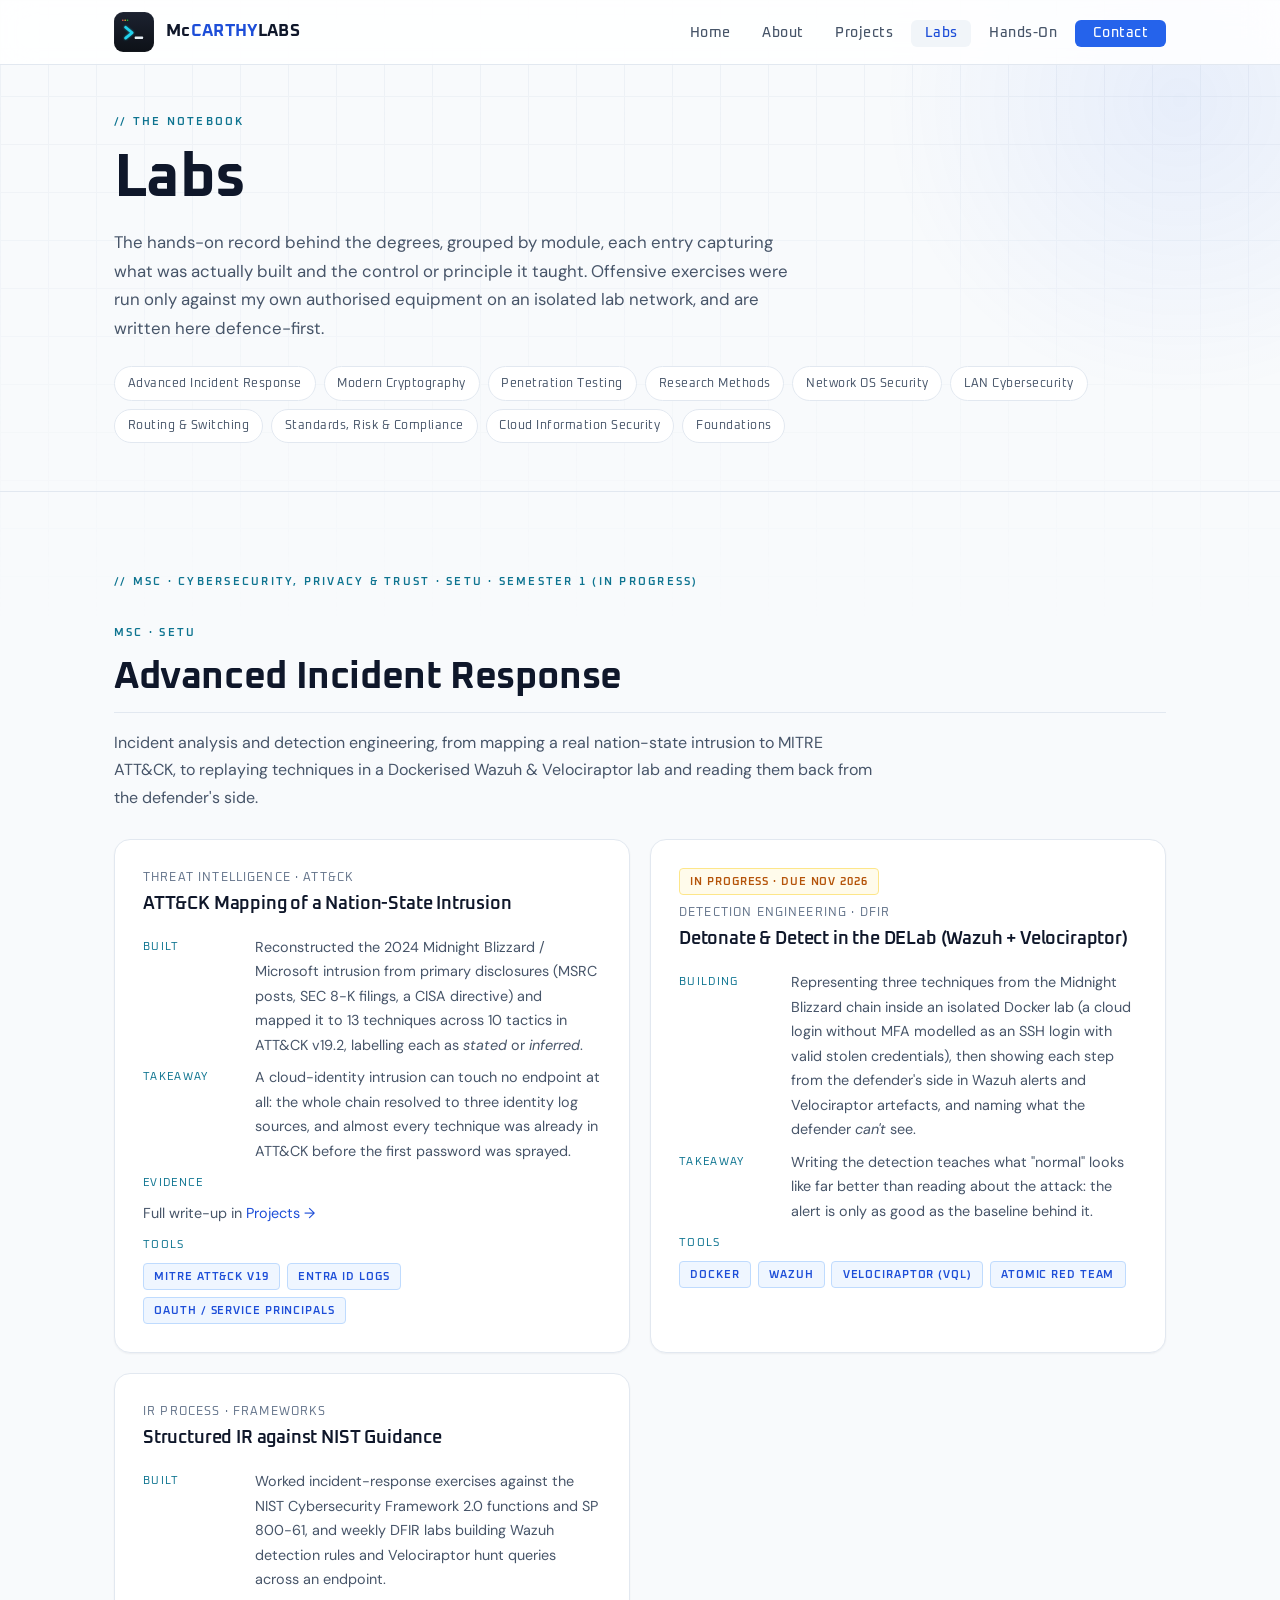
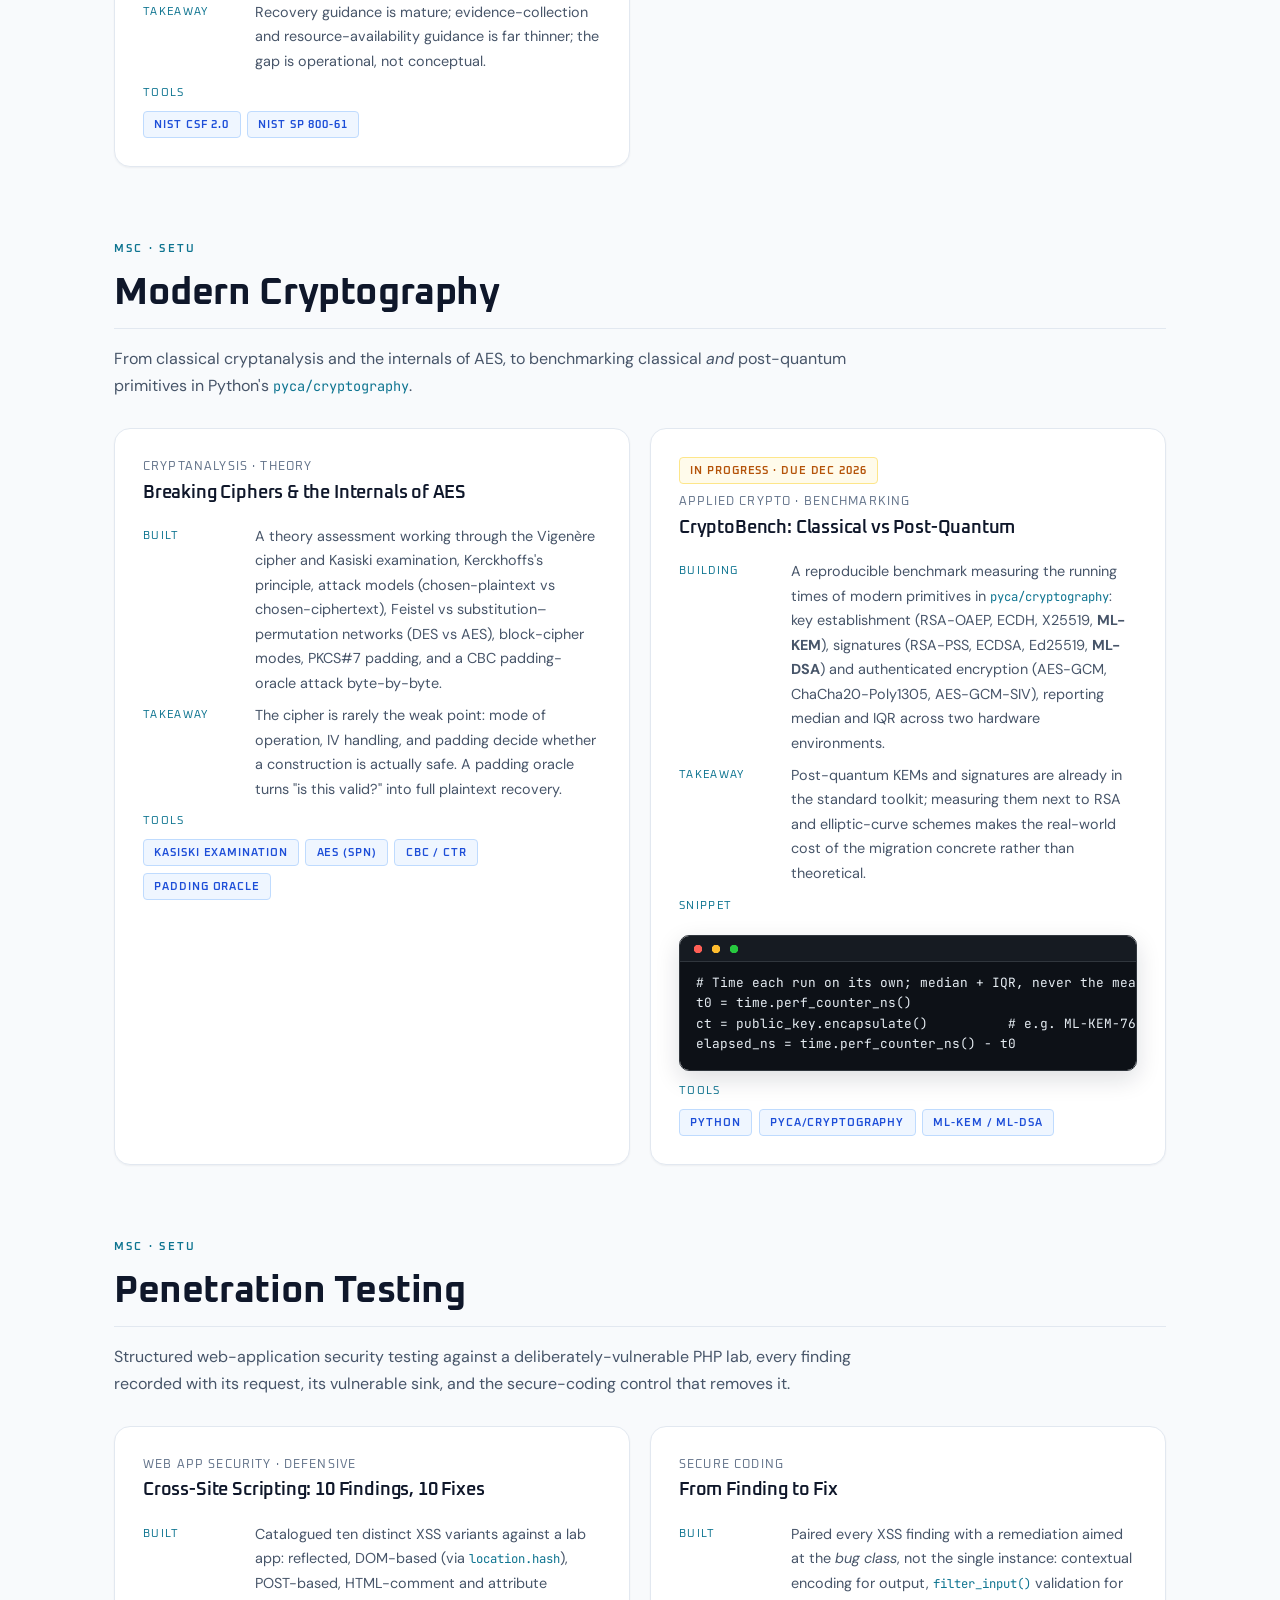
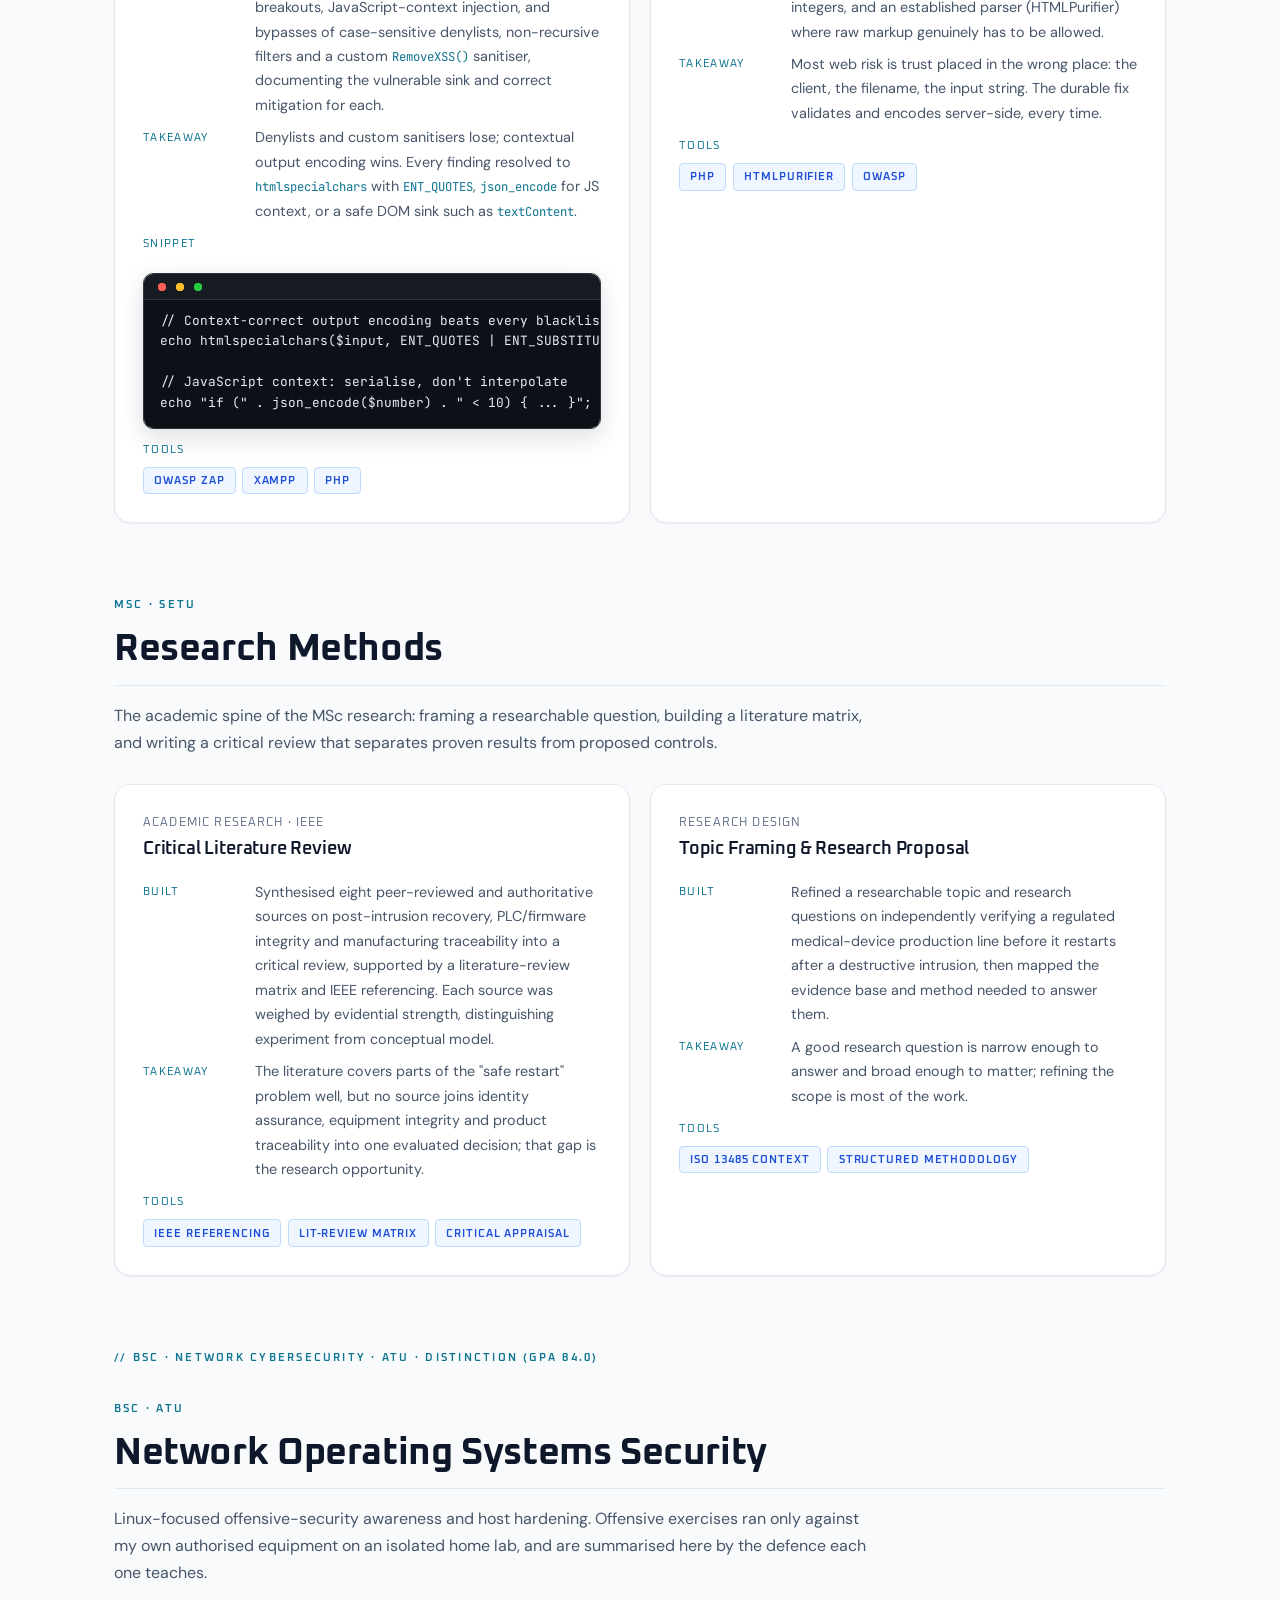
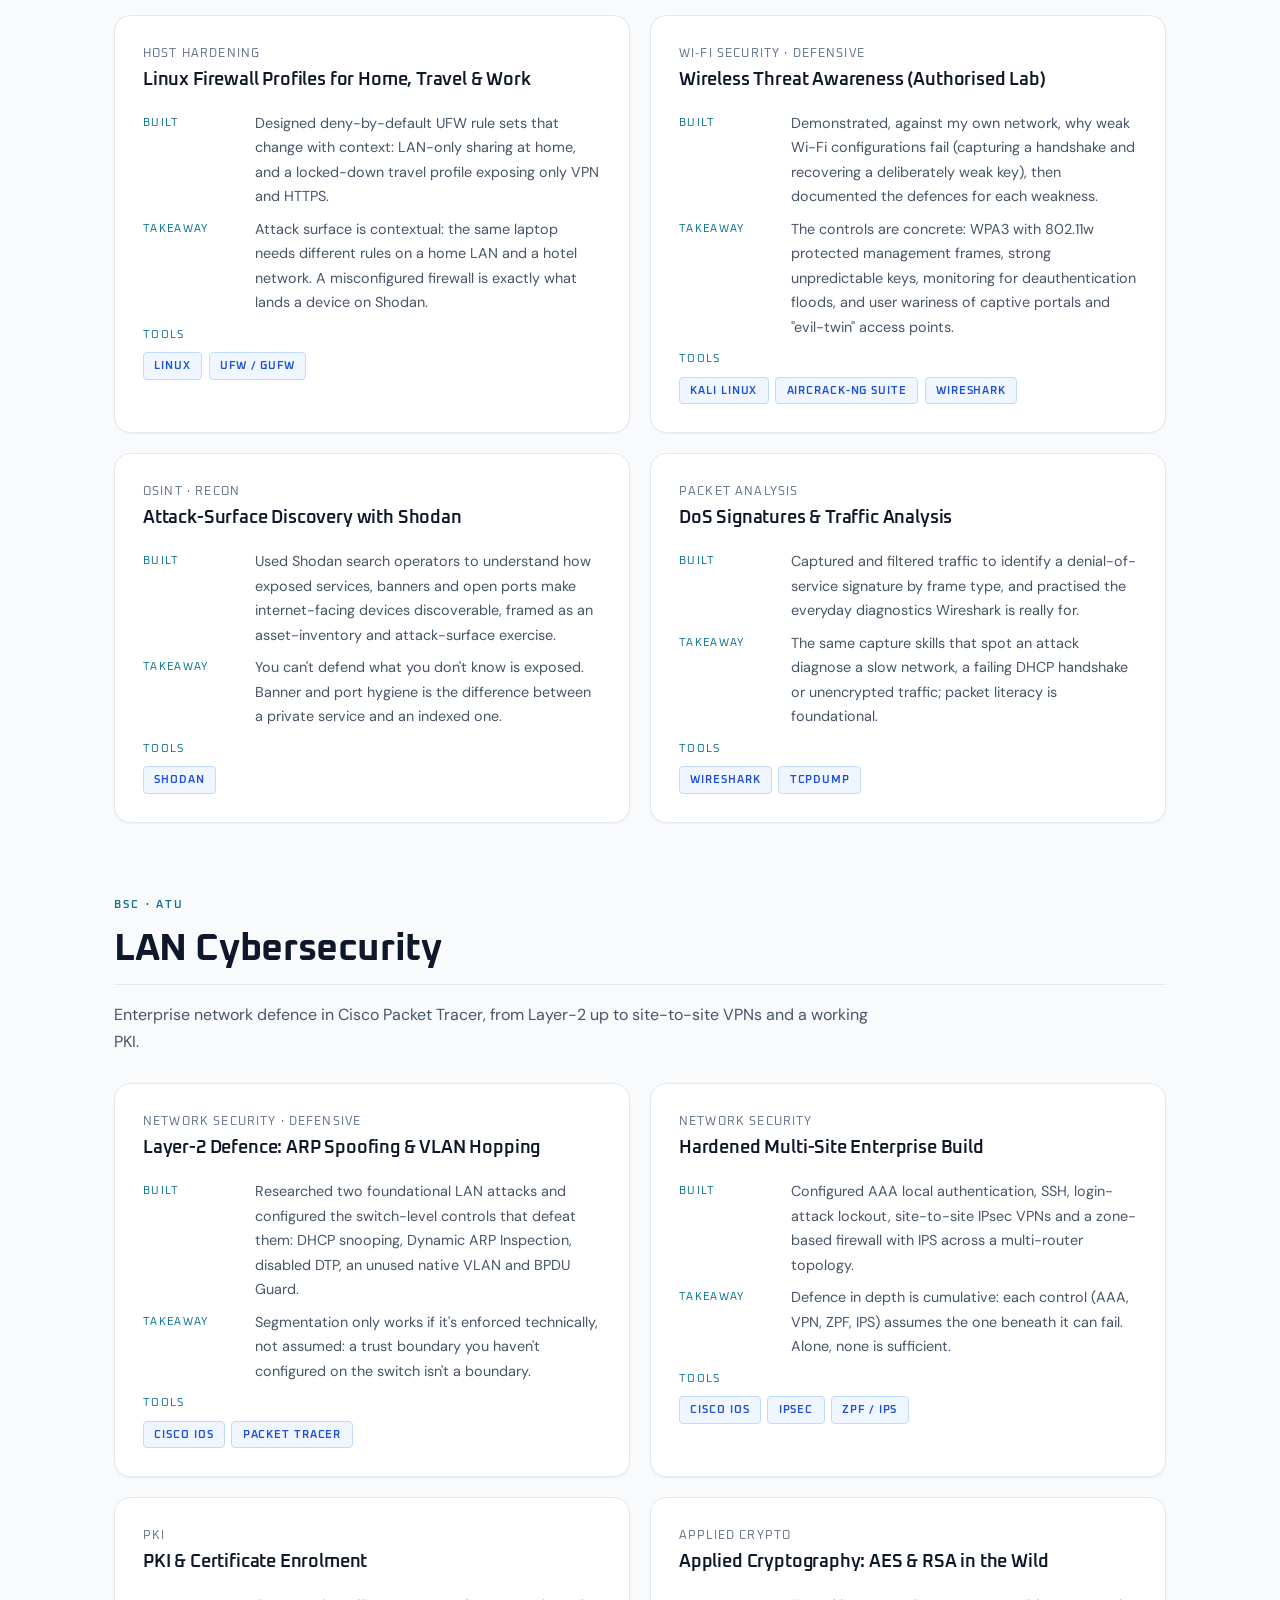
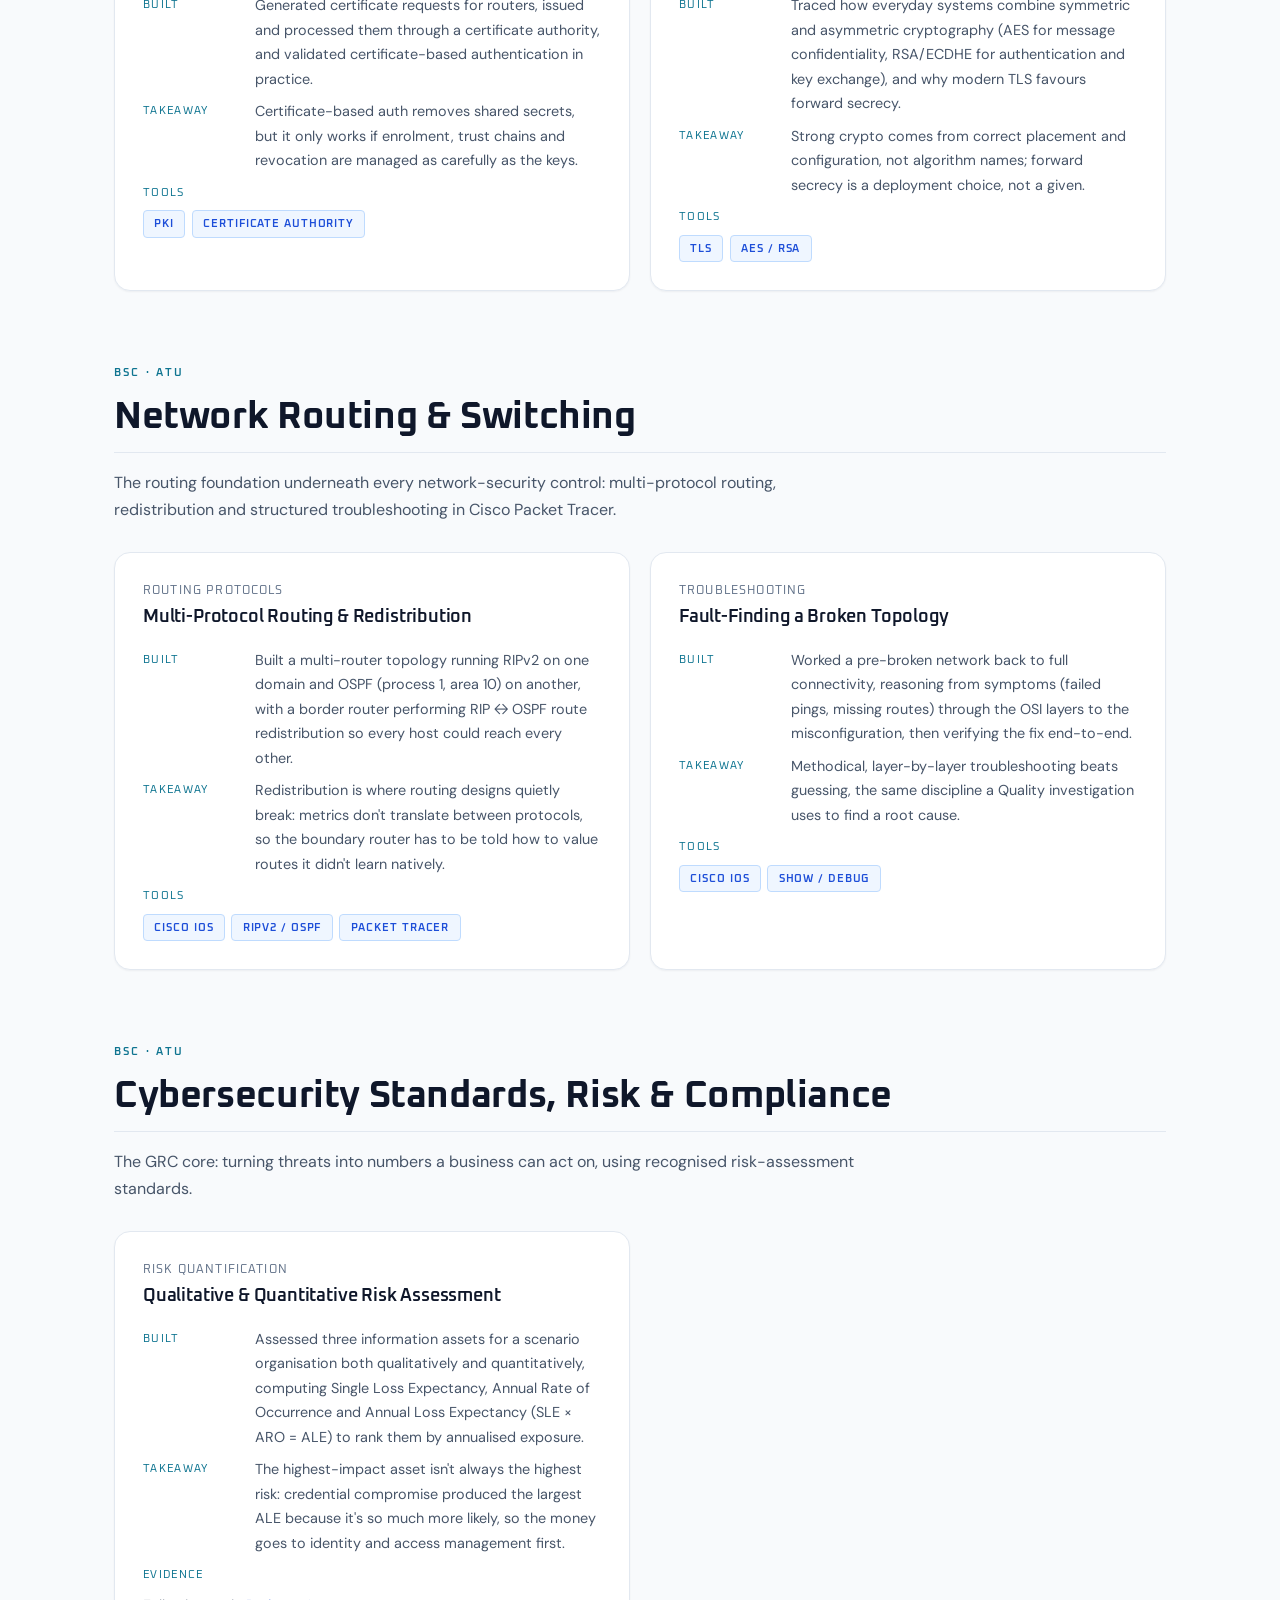
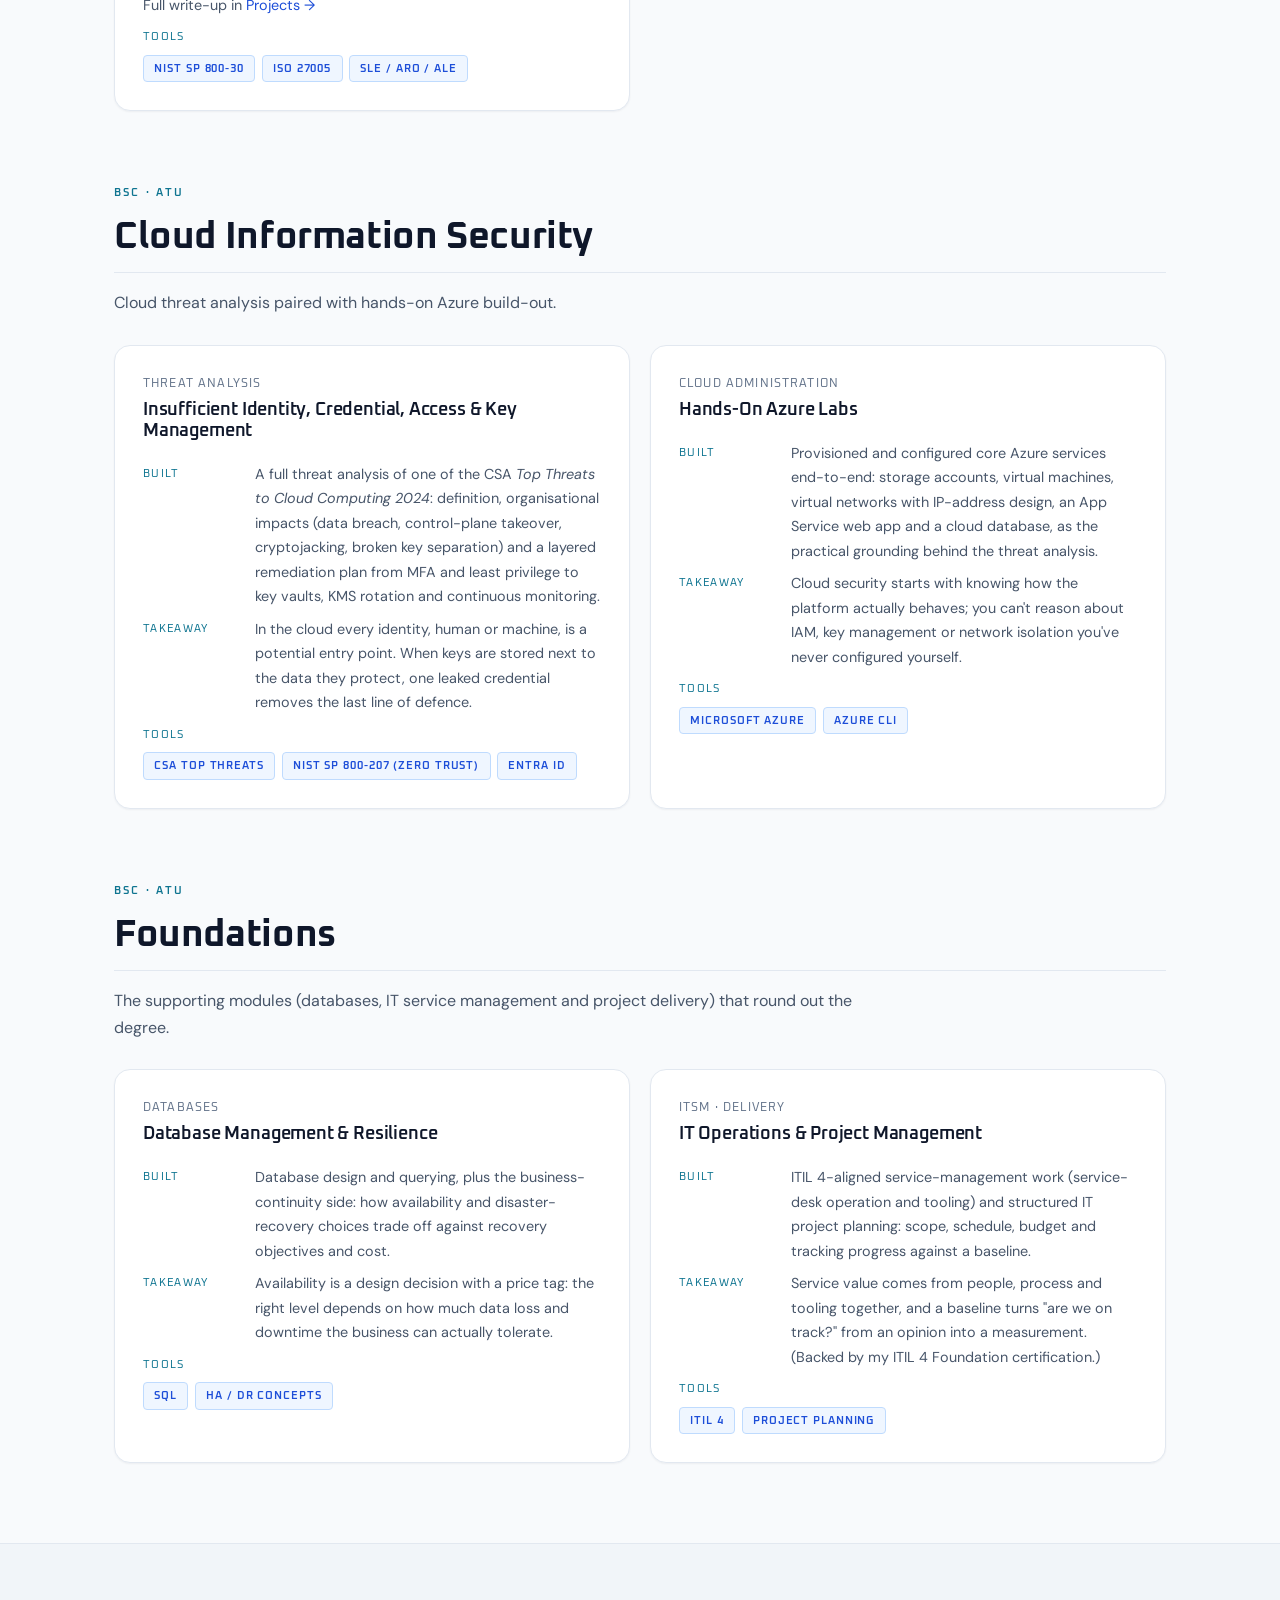
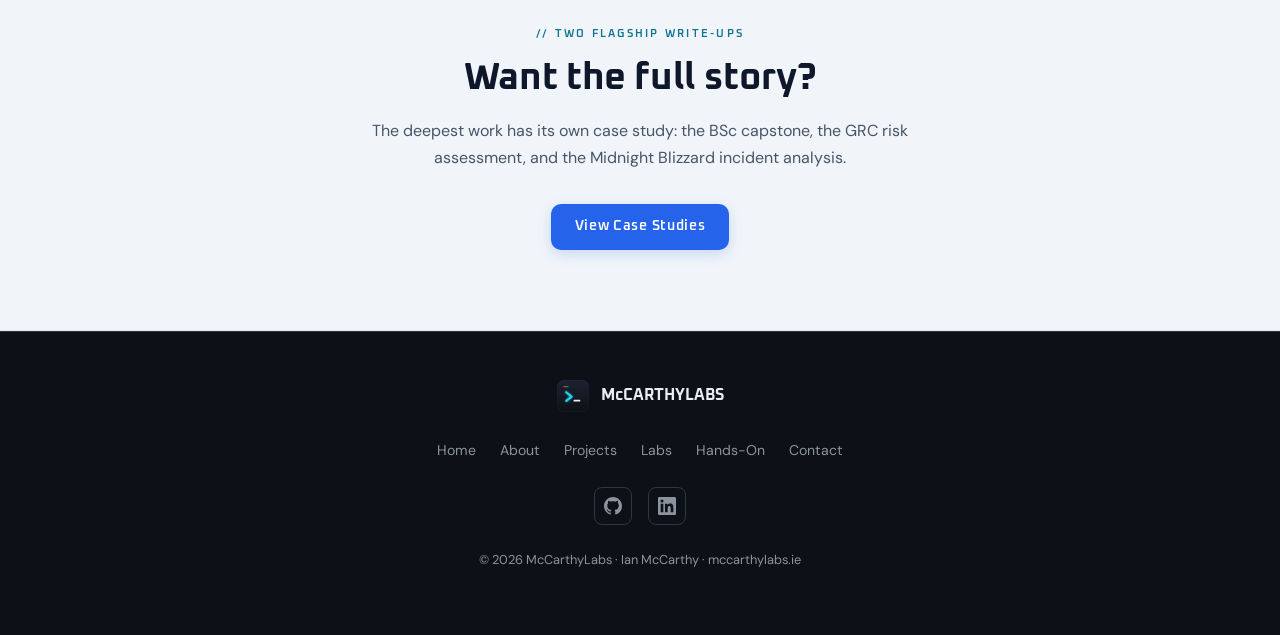
<file: labs.html>
<!DOCTYPE html>
<html lang="en">
<head>
  <meta charset="UTF-8" />
  <meta name="viewport" content="width=device-width, initial-scale=1.0" />
  <title>Labs | McCarthyLabs | Ian McCarthy</title>
  <meta name="description" content="Hands-on cybersecurity labs by Ian McCarthy across incident response, cryptography, penetration testing, networking, cloud and GRC, grouped by module, grounded in real coursework and written defence-first." />
  <meta property="og:title" content="Labs | McCarthyLabs | Ian McCarthy" />
  <meta property="og:description" content="Hands-on cybersecurity labs by Ian McCarthy across incident response, cryptography, penetration testing, networking, cloud and GRC, grouped by module, written defence-first." />
  <meta property="og:url" content="https://mccarthylabs.ie/labs.html" />
  <meta property="og:type" content="website" />
  <link rel="canonical" href="https://mccarthylabs.ie/labs.html" />
  <link rel="icon" href="assets/logo.svg" type="image/svg+xml" />
  <link rel="icon" href="assets/favicon-32.png" type="image/png" sizes="32x32" />
  <link rel="apple-touch-icon" href="assets/apple-touch-icon.png" />
  <link rel="stylesheet" href="assets/style.css" />
</head>
<body>

<nav class="navbar">
  <div class="nav-inner">
    <a href="index.html" class="nav-logo">
      <img src="assets/logo.svg" alt="McCarthyLabs Logo" />
      <span class="nav-logo-text">Mc<span>CARTHY</span>LABS</span>
    </a>
    <button class="nav-toggle" id="navToggle" aria-label="Toggle menu">☰</button>
    <ul class="nav-links" id="navLinks">
      <li><a href="index.html">Home</a></li>
      <li><a href="about.html">About</a></li>
      <li><a href="projects.html">Projects</a></li>
      <li><a href="labs.html" class="active">Labs</a></li>
      <li><a href="ctf.html">Hands-On</a></li>
      <li><a href="contact.html" class="nav-cta">Contact</a></li>
    </ul>
  </div>
</nav>

<main>
  <section class="page-hero">
    <div class="container">
      <span class="eyebrow fade-up">// The Notebook</span>
      <h1 class="fade-up-1">Labs</h1>
      <p class="fade-up-2" style="max-width:700px;font-size:1.05rem;margin-top:0.75rem;">The hands-on record behind the degrees, grouped by module, each entry capturing what was actually built and the control or principle it taught. Offensive exercises were run only against my own authorised equipment on an isolated lab network, and are written here defence-first.</p>
      <div class="chip-nav fade-up-3">
        <a href="#incident-response">Advanced Incident Response</a>
        <a href="#modern-cryptography">Modern Cryptography</a>
        <a href="#penetration-testing">Penetration Testing</a>
        <a href="#research-methods">Research Methods</a>
        <a href="#network-os">Network OS Security</a>
        <a href="#lan-cybersecurity">LAN Cybersecurity</a>
        <a href="#routing-switching">Routing &amp; Switching</a>
        <a href="#standards-risk">Standards, Risk &amp; Compliance</a>
        <a href="#cloud-security">Cloud Information Security</a>
        <a href="#foundations">Foundations</a>
      </div>
    </div>
  </section>

  <section class="section">
    <div class="container">

      <!-- ===================== MSc · SETU ===================== -->
      <div style="margin-bottom:2rem;">
        <span class="eyebrow">// MSc · Cybersecurity, Privacy &amp; Trust · SETU · Semester 1 (in progress)</span>
      </div>

      <!-- Advanced Incident Response -->
      <div class="lab-group" id="incident-response">
        <div class="lab-group-head">
          <div>
            <span class="eyebrow">MSc · SETU</span>
            <h2 style="margin-top:0.25rem;">Advanced Incident Response</h2>
          </div>
        </div>
        <p style="max-width:760px;margin-top:-0.5rem;margin-bottom:1.75rem;">Incident analysis and detection engineering, from mapping a real nation-state intrusion to MITRE ATT&amp;CK, to replaying techniques in a Dockerised Wazuh &amp; Velociraptor lab and reading them back from the defender's side.</p>
        <div class="lab-list">
          <div class="card lab-entry card-col">
            <div class="card-meta">Threat intelligence · ATT&amp;CK</div>
            <h3>ATT&amp;CK Mapping of a Nation-State Intrusion</h3>
            <dl>
              <dt>Built</dt><dd>Reconstructed the 2024 Midnight Blizzard / Microsoft intrusion from primary disclosures (MSRC posts, SEC 8-K filings, a CISA directive) and mapped it to 13 techniques across 10 tactics in ATT&amp;CK v19.2, labelling each as <em>stated</em> or <em>inferred</em>.</dd>
              <dt>Takeaway</dt><dd>A cloud-identity intrusion can touch no endpoint at all: the whole chain resolved to three identity log sources, and almost every technique was already in ATT&amp;CK before the first password was sprayed.</dd>
              <dt>Evidence</dt><dd class="wide">Full write-up in <a href="projects/midnight-blizzard-attack-analysis.html">Projects →</a></dd>
              <dt>Tools</dt><dd class="wide"><div class="tag-row" style="margin:0;"><span class="badge badge-blue">MITRE ATT&amp;CK v19</span><span class="badge badge-blue">Entra ID logs</span><span class="badge badge-blue">OAuth / service principals</span></div></dd>
            </dl>
          </div>
          <div class="card lab-entry card-col">
            <div class="flex items-center gap-1" style="margin-bottom:0.5rem;"><span class="badge badge-amber">In progress · due Nov 2026</span></div>
            <div class="card-meta">Detection engineering · DFIR</div>
            <h3>Detonate &amp; Detect in the DELab (Wazuh + Velociraptor)</h3>
            <dl>
              <dt>Building</dt><dd>Representing three techniques from the Midnight Blizzard chain inside an isolated Docker lab (a cloud login without MFA modelled as an SSH login with valid stolen credentials), then showing each step from the defender's side in Wazuh alerts and Velociraptor artefacts, and naming what the defender <em>can't</em> see.</dd>
              <dt>Takeaway</dt><dd>Writing the detection teaches what "normal" looks like far better than reading about the attack: the alert is only as good as the baseline behind it.</dd>
              <dt>Tools</dt><dd class="wide"><div class="tag-row" style="margin:0;"><span class="badge badge-blue">Docker</span><span class="badge badge-blue">Wazuh</span><span class="badge badge-blue">Velociraptor (VQL)</span><span class="badge badge-blue">Atomic Red Team</span></div></dd>
            </dl>
          </div>
          <div class="card lab-entry card-col">
            <div class="card-meta">IR process · frameworks</div>
            <h3>Structured IR against NIST Guidance</h3>
            <dl>
              <dt>Built</dt><dd>Worked incident-response exercises against the NIST Cybersecurity Framework 2.0 functions and SP 800-61, and weekly DFIR labs building Wazuh detection rules and Velociraptor hunt queries across an endpoint.</dd>
              <dt>Takeaway</dt><dd>Recovery guidance is mature; evidence-collection and resource-availability guidance is far thinner; the gap is operational, not conceptual.</dd>
              <dt>Tools</dt><dd class="wide"><div class="tag-row" style="margin:0;"><span class="badge badge-blue">NIST CSF 2.0</span><span class="badge badge-blue">NIST SP 800-61</span></div></dd>
            </dl>
          </div>
        </div>
      </div>

      <!-- Modern Cryptography -->
      <div class="lab-group" id="modern-cryptography">
        <div class="lab-group-head">
          <div>
            <span class="eyebrow">MSc · SETU</span>
            <h2 style="margin-top:0.25rem;">Modern Cryptography</h2>
          </div>
        </div>
        <p style="max-width:760px;margin-top:-0.5rem;margin-bottom:1.75rem;">From classical cryptanalysis and the internals of AES, to benchmarking classical <em>and</em> post-quantum primitives in Python's <code class="mono" style="font-size:0.85em;">pyca/cryptography</code>.</p>
        <div class="lab-list">
          <div class="card lab-entry card-col">
            <div class="card-meta">Cryptanalysis · theory</div>
            <h3>Breaking Ciphers &amp; the Internals of AES</h3>
            <dl>
              <dt>Built</dt><dd>A theory assessment working through the Vigenère cipher and Kasiski examination, Kerckhoffs's principle, attack models (chosen-plaintext vs chosen-ciphertext), Feistel vs substitution–permutation networks (DES vs AES), block-cipher modes, PKCS#7 padding, and a CBC padding-oracle attack byte-by-byte.</dd>
              <dt>Takeaway</dt><dd>The cipher is rarely the weak point: mode of operation, IV handling, and padding decide whether a construction is actually safe. A padding oracle turns "is this valid?" into full plaintext recovery.</dd>
              <dt>Tools</dt><dd class="wide"><div class="tag-row" style="margin:0;"><span class="badge badge-blue">Kasiski examination</span><span class="badge badge-blue">AES (SPN)</span><span class="badge badge-blue">CBC / CTR</span><span class="badge badge-blue">Padding oracle</span></div></dd>
            </dl>
          </div>
          <div class="card lab-entry card-col">
            <div class="flex items-center gap-1" style="margin-bottom:0.5rem;"><span class="badge badge-amber">In progress · due Dec 2026</span></div>
            <div class="card-meta">Applied crypto · benchmarking</div>
            <h3>CryptoBench: Classical vs Post-Quantum</h3>
            <dl>
              <dt>Building</dt><dd>A reproducible benchmark measuring the running times of modern primitives in <code class="mono" style="font-size:0.85em;">pyca/cryptography</code>: key establishment (RSA-OAEP, ECDH, X25519, <strong>ML-KEM</strong>), signatures (RSA-PSS, ECDSA, Ed25519, <strong>ML-DSA</strong>) and authenticated encryption (AES-GCM, ChaCha20-Poly1305, AES-GCM-SIV), reporting median and IQR across two hardware environments.</dd>
              <dt>Takeaway</dt><dd>Post-quantum KEMs and signatures are already in the standard toolkit; measuring them next to RSA and elliptic-curve schemes makes the real-world cost of the migration concrete rather than theoretical.</dd>
              <dt>Snippet</dt><dd class="wide"><pre class="code"># Time each run on its own; median + IQR, never the mean
t0 = time.perf_counter_ns()
ct = public_key.encapsulate()          # e.g. ML-KEM-768
elapsed_ns = time.perf_counter_ns() - t0</pre></dd>
              <dt>Tools</dt><dd class="wide"><div class="tag-row" style="margin:0;"><span class="badge badge-blue">Python</span><span class="badge badge-blue">pyca/cryptography</span><span class="badge badge-blue">ML-KEM / ML-DSA</span></div></dd>
            </dl>
          </div>
        </div>
      </div>

      <!-- Penetration Testing -->
      <div class="lab-group" id="penetration-testing">
        <div class="lab-group-head">
          <div>
            <span class="eyebrow">MSc · SETU</span>
            <h2 style="margin-top:0.25rem;">Penetration Testing</h2>
          </div>
        </div>
        <p style="max-width:760px;margin-top:-0.5rem;margin-bottom:1.75rem;">Structured web-application security testing against a deliberately-vulnerable PHP lab, every finding recorded with its request, its vulnerable sink, and the secure-coding control that removes it.</p>
        <div class="lab-list">
          <div class="card lab-entry card-col">
            <div class="card-meta">Web app security · defensive</div>
            <h3>Cross-Site Scripting: 10 Findings, 10 Fixes</h3>
            <dl>
              <dt>Built</dt><dd>Catalogued ten distinct XSS variants against a lab app: reflected, DOM-based (via <code class="mono" style="font-size:0.85em;">location.hash</code>), POST-based, HTML-comment and attribute breakouts, JavaScript-context injection, and bypasses of case-sensitive denylists, non-recursive filters and a custom <code class="mono" style="font-size:0.85em;">RemoveXSS()</code> sanitiser, documenting the vulnerable sink and correct mitigation for each.</dd>
              <dt>Takeaway</dt><dd>Denylists and custom sanitisers lose; contextual output encoding wins. Every finding resolved to <code class="mono" style="font-size:0.85em;">htmlspecialchars</code> with <code class="mono" style="font-size:0.85em;">ENT_QUOTES</code>, <code class="mono" style="font-size:0.85em;">json_encode</code> for JS context, or a safe DOM sink such as <code class="mono" style="font-size:0.85em;">textContent</code>.</dd>
              <dt>Snippet</dt><dd class="wide"><pre class="code">// Context-correct output encoding beats every blacklist
echo htmlspecialchars($input, ENT_QUOTES | ENT_SUBSTITUTE, 'UTF-8');

// JavaScript context: serialise, don't interpolate
echo "if (" . json_encode($number) . " &lt; 10) { ... }";</pre></dd>
              <dt>Tools</dt><dd class="wide"><div class="tag-row" style="margin:0;"><span class="badge badge-blue">OWASP ZAP</span><span class="badge badge-blue">XAMPP</span><span class="badge badge-blue">PHP</span></div></dd>
            </dl>
          </div>
          <div class="card lab-entry card-col">
            <div class="card-meta">Secure coding</div>
            <h3>From Finding to Fix</h3>
            <dl>
              <dt>Built</dt><dd>Paired every XSS finding with a remediation aimed at the <em>bug class</em>, not the single instance: contextual encoding for output, <code class="mono" style="font-size:0.85em;">filter_input()</code> validation for integers, and an established parser (HTMLPurifier) where raw markup genuinely has to be allowed.</dd>
              <dt>Takeaway</dt><dd>Most web risk is trust placed in the wrong place: the client, the filename, the input string. The durable fix validates and encodes server-side, every time.</dd>
              <dt>Tools</dt><dd class="wide"><div class="tag-row" style="margin:0;"><span class="badge badge-blue">PHP</span><span class="badge badge-blue">HTMLPurifier</span><span class="badge badge-blue">OWASP</span></div></dd>
            </dl>
          </div>
        </div>
      </div>

      <!-- Research Methods -->
      <div class="lab-group" id="research-methods">
        <div class="lab-group-head">
          <div>
            <span class="eyebrow">MSc · SETU</span>
            <h2 style="margin-top:0.25rem;">Research Methods</h2>
          </div>
        </div>
        <p style="max-width:760px;margin-top:-0.5rem;margin-bottom:1.75rem;">The academic spine of the MSc research: framing a researchable question, building a literature matrix, and writing a critical review that separates proven results from proposed controls.</p>
        <div class="lab-list">
          <div class="card lab-entry card-col">
            <div class="card-meta">Academic research · IEEE</div>
            <h3>Critical Literature Review</h3>
            <dl>
              <dt>Built</dt><dd>Synthesised eight peer-reviewed and authoritative sources on post-intrusion recovery, PLC/firmware integrity and manufacturing traceability into a critical review, supported by a literature-review matrix and IEEE referencing. Each source was weighed by evidential strength, distinguishing experiment from conceptual model.</dd>
              <dt>Takeaway</dt><dd>The literature covers parts of the "safe restart" problem well, but no source joins identity assurance, equipment integrity and product traceability into one evaluated decision; that gap is the research opportunity.</dd>
              <dt>Tools</dt><dd class="wide"><div class="tag-row" style="margin:0;"><span class="badge badge-blue">IEEE referencing</span><span class="badge badge-blue">Lit-review matrix</span><span class="badge badge-blue">Critical appraisal</span></div></dd>
            </dl>
          </div>
          <div class="card lab-entry card-col">
            <div class="card-meta">Research design</div>
            <h3>Topic Framing &amp; Research Proposal</h3>
            <dl>
              <dt>Built</dt><dd>Refined a researchable topic and research questions on independently verifying a regulated medical-device production line before it restarts after a destructive intrusion, then mapped the evidence base and method needed to answer them.</dd>
              <dt>Takeaway</dt><dd>A good research question is narrow enough to answer and broad enough to matter; refining the scope is most of the work.</dd>
              <dt>Tools</dt><dd class="wide"><div class="tag-row" style="margin:0;"><span class="badge badge-blue">ISO 13485 context</span><span class="badge badge-blue">Structured methodology</span></div></dd>
            </dl>
          </div>
        </div>
      </div>

      <!-- ===================== BSc · ATU ===================== -->
      <div style="margin:4.5rem 0 2rem;">
        <span class="eyebrow">// BSc · Network Cybersecurity · ATU · Distinction (GPA 84.0)</span>
      </div>

      <!-- Network OS Security -->
      <div class="lab-group" id="network-os">
        <div class="lab-group-head">
          <div>
            <span class="eyebrow">BSc · ATU</span>
            <h2 style="margin-top:0.25rem;">Network Operating Systems Security</h2>
          </div>
        </div>
        <p style="max-width:760px;margin-top:-0.5rem;margin-bottom:1.75rem;">Linux-focused offensive-security awareness and host hardening. Offensive exercises ran only against my own authorised equipment on an isolated home lab, and are summarised here by the defence each one teaches.</p>
        <div class="lab-list">
          <div class="card lab-entry card-col">
            <div class="card-meta">Host hardening</div>
            <h3>Linux Firewall Profiles for Home, Travel &amp; Work</h3>
            <dl>
              <dt>Built</dt><dd>Designed deny-by-default UFW rule sets that change with context: LAN-only sharing at home, and a locked-down travel profile exposing only VPN and HTTPS.</dd>
              <dt>Takeaway</dt><dd>Attack surface is contextual: the same laptop needs different rules on a home LAN and a hotel network. A misconfigured firewall is exactly what lands a device on Shodan.</dd>
              <dt>Tools</dt><dd class="wide"><div class="tag-row" style="margin:0;"><span class="badge badge-blue">Linux</span><span class="badge badge-blue">UFW / gufw</span></div></dd>
            </dl>
          </div>
          <div class="card lab-entry card-col">
            <div class="card-meta">Wi-Fi security · defensive</div>
            <h3>Wireless Threat Awareness (Authorised Lab)</h3>
            <dl>
              <dt>Built</dt><dd>Demonstrated, against my own network, why weak Wi-Fi configurations fail (capturing a handshake and recovering a deliberately weak key), then documented the defences for each weakness.</dd>
              <dt>Takeaway</dt><dd>The controls are concrete: WPA3 with 802.11w protected management frames, strong unpredictable keys, monitoring for deauthentication floods, and user wariness of captive portals and "evil-twin" access points.</dd>
              <dt>Tools</dt><dd class="wide"><div class="tag-row" style="margin:0;"><span class="badge badge-blue">Kali Linux</span><span class="badge badge-blue">aircrack-ng suite</span><span class="badge badge-blue">Wireshark</span></div></dd>
            </dl>
          </div>
          <div class="card lab-entry card-col">
            <div class="card-meta">OSINT · recon</div>
            <h3>Attack-Surface Discovery with Shodan</h3>
            <dl>
              <dt>Built</dt><dd>Used Shodan search operators to understand how exposed services, banners and open ports make internet-facing devices discoverable, framed as an asset-inventory and attack-surface exercise.</dd>
              <dt>Takeaway</dt><dd>You can't defend what you don't know is exposed. Banner and port hygiene is the difference between a private service and an indexed one.</dd>
              <dt>Tools</dt><dd class="wide"><div class="tag-row" style="margin:0;"><span class="badge badge-blue">Shodan</span></div></dd>
            </dl>
          </div>
          <div class="card lab-entry card-col">
            <div class="card-meta">Packet analysis</div>
            <h3>DoS Signatures &amp; Traffic Analysis</h3>
            <dl>
              <dt>Built</dt><dd>Captured and filtered traffic to identify a denial-of-service signature by frame type, and practised the everyday diagnostics Wireshark is really for.</dd>
              <dt>Takeaway</dt><dd>The same capture skills that spot an attack diagnose a slow network, a failing DHCP handshake or unencrypted traffic; packet literacy is foundational.</dd>
              <dt>Tools</dt><dd class="wide"><div class="tag-row" style="margin:0;"><span class="badge badge-blue">Wireshark</span><span class="badge badge-blue">tcpdump</span></div></dd>
            </dl>
          </div>
        </div>
      </div>

      <!-- LAN Cybersecurity -->
      <div class="lab-group" id="lan-cybersecurity">
        <div class="lab-group-head">
          <div>
            <span class="eyebrow">BSc · ATU</span>
            <h2 style="margin-top:0.25rem;">LAN Cybersecurity</h2>
          </div>
        </div>
        <p style="max-width:760px;margin-top:-0.5rem;margin-bottom:1.75rem;">Enterprise network defence in Cisco Packet Tracer, from Layer-2 up to site-to-site VPNs and a working PKI.</p>
        <div class="lab-list">
          <div class="card lab-entry card-col">
            <div class="card-meta">Network security · defensive</div>
            <h3>Layer-2 Defence: ARP Spoofing &amp; VLAN Hopping</h3>
            <dl>
              <dt>Built</dt><dd>Researched two foundational LAN attacks and configured the switch-level controls that defeat them: DHCP snooping, Dynamic ARP Inspection, disabled DTP, an unused native VLAN and BPDU Guard.</dd>
              <dt>Takeaway</dt><dd>Segmentation only works if it's enforced technically, not assumed: a trust boundary you haven't configured on the switch isn't a boundary.</dd>
              <dt>Tools</dt><dd class="wide"><div class="tag-row" style="margin:0;"><span class="badge badge-blue">Cisco IOS</span><span class="badge badge-blue">Packet Tracer</span></div></dd>
            </dl>
          </div>
          <div class="card lab-entry card-col">
            <div class="card-meta">Network security</div>
            <h3>Hardened Multi-Site Enterprise Build</h3>
            <dl>
              <dt>Built</dt><dd>Configured AAA local authentication, SSH, login-attack lockout, site-to-site IPsec VPNs and a zone-based firewall with IPS across a multi-router topology.</dd>
              <dt>Takeaway</dt><dd>Defence in depth is cumulative: each control (AAA, VPN, ZPF, IPS) assumes the one beneath it can fail. Alone, none is sufficient.</dd>
              <dt>Tools</dt><dd class="wide"><div class="tag-row" style="margin:0;"><span class="badge badge-blue">Cisco IOS</span><span class="badge badge-blue">IPsec</span><span class="badge badge-blue">ZPF / IPS</span></div></dd>
            </dl>
          </div>
          <div class="card lab-entry card-col">
            <div class="card-meta">PKI</div>
            <h3>PKI &amp; Certificate Enrolment</h3>
            <dl>
              <dt>Built</dt><dd>Generated certificate requests for routers, issued and processed them through a certificate authority, and validated certificate-based authentication in practice.</dd>
              <dt>Takeaway</dt><dd>Certificate-based auth removes shared secrets, but it only works if enrolment, trust chains and revocation are managed as carefully as the keys.</dd>
              <dt>Tools</dt><dd class="wide"><div class="tag-row" style="margin:0;"><span class="badge badge-blue">PKI</span><span class="badge badge-blue">Certificate Authority</span></div></dd>
            </dl>
          </div>
          <div class="card lab-entry card-col">
            <div class="card-meta">Applied crypto</div>
            <h3>Applied Cryptography: AES &amp; RSA in the Wild</h3>
            <dl>
              <dt>Built</dt><dd>Traced how everyday systems combine symmetric and asymmetric cryptography (AES for message confidentiality, RSA/ECDHE for authentication and key exchange), and why modern TLS favours forward secrecy.</dd>
              <dt>Takeaway</dt><dd>Strong crypto comes from correct placement and configuration, not algorithm names; forward secrecy is a deployment choice, not a given.</dd>
              <dt>Tools</dt><dd class="wide"><div class="tag-row" style="margin:0;"><span class="badge badge-blue">TLS</span><span class="badge badge-blue">AES / RSA</span></div></dd>
            </dl>
          </div>
        </div>
      </div>

      <!-- Routing & Switching -->
      <div class="lab-group" id="routing-switching">
        <div class="lab-group-head">
          <div>
            <span class="eyebrow">BSc · ATU</span>
            <h2 style="margin-top:0.25rem;">Network Routing &amp; Switching</h2>
          </div>
        </div>
        <p style="max-width:760px;margin-top:-0.5rem;margin-bottom:1.75rem;">The routing foundation underneath every network-security control: multi-protocol routing, redistribution and structured troubleshooting in Cisco Packet Tracer.</p>
        <div class="lab-list">
          <div class="card lab-entry card-col">
            <div class="card-meta">Routing protocols</div>
            <h3>Multi-Protocol Routing &amp; Redistribution</h3>
            <dl>
              <dt>Built</dt><dd>Built a multi-router topology running RIPv2 on one domain and OSPF (process 1, area 10) on another, with a border router performing RIP ↔ OSPF route redistribution so every host could reach every other.</dd>
              <dt>Takeaway</dt><dd>Redistribution is where routing designs quietly break: metrics don't translate between protocols, so the boundary router has to be told how to value routes it didn't learn natively.</dd>
              <dt>Tools</dt><dd class="wide"><div class="tag-row" style="margin:0;"><span class="badge badge-blue">Cisco IOS</span><span class="badge badge-blue">RIPv2 / OSPF</span><span class="badge badge-blue">Packet Tracer</span></div></dd>
            </dl>
          </div>
          <div class="card lab-entry card-col">
            <div class="card-meta">Troubleshooting</div>
            <h3>Fault-Finding a Broken Topology</h3>
            <dl>
              <dt>Built</dt><dd>Worked a pre-broken network back to full connectivity, reasoning from symptoms (failed pings, missing routes) through the OSI layers to the misconfiguration, then verifying the fix end-to-end.</dd>
              <dt>Takeaway</dt><dd>Methodical, layer-by-layer troubleshooting beats guessing, the same discipline a Quality investigation uses to find a root cause.</dd>
              <dt>Tools</dt><dd class="wide"><div class="tag-row" style="margin:0;"><span class="badge badge-blue">Cisco IOS</span><span class="badge badge-blue">show / debug</span></div></dd>
            </dl>
          </div>
        </div>
      </div>

      <!-- Standards, Risk & Compliance -->
      <div class="lab-group" id="standards-risk">
        <div class="lab-group-head">
          <div>
            <span class="eyebrow">BSc · ATU</span>
            <h2 style="margin-top:0.25rem;">Cybersecurity Standards, Risk &amp; Compliance</h2>
          </div>
        </div>
        <p style="max-width:760px;margin-top:-0.5rem;margin-bottom:1.75rem;">The GRC core: turning threats into numbers a business can act on, using recognised risk-assessment standards.</p>
        <div class="lab-list">
          <div class="card lab-entry card-col">
            <div class="card-meta">Risk quantification</div>
            <h3>Qualitative &amp; Quantitative Risk Assessment</h3>
            <dl>
              <dt>Built</dt><dd>Assessed three information assets for a scenario organisation both qualitatively and quantitatively, computing Single Loss Expectancy, Annual Rate of Occurrence and Annual Loss Expectancy (SLE × ARO = ALE) to rank them by annualised exposure.</dd>
              <dt>Takeaway</dt><dd>The highest-impact asset isn't always the highest risk: credential compromise produced the largest ALE because it's so much more likely, so the money goes to identity and access management first.</dd>
              <dt>Evidence</dt><dd class="wide">Full write-up in <a href="projects/grc-risk-quantification.html">Projects →</a></dd>
              <dt>Tools</dt><dd class="wide"><div class="tag-row" style="margin:0;"><span class="badge badge-blue">NIST SP 800-30</span><span class="badge badge-blue">ISO 27005</span><span class="badge badge-blue">SLE / ARO / ALE</span></div></dd>
            </dl>
          </div>
        </div>
      </div>

      <!-- Cloud Information Security -->
      <div class="lab-group" id="cloud-security">
        <div class="lab-group-head">
          <div>
            <span class="eyebrow">BSc · ATU</span>
            <h2 style="margin-top:0.25rem;">Cloud Information Security</h2>
          </div>
        </div>
        <p style="max-width:760px;margin-top:-0.5rem;margin-bottom:1.75rem;">Cloud threat analysis paired with hands-on Azure build-out.</p>
        <div class="lab-list">
          <div class="card lab-entry card-col">
            <div class="card-meta">Threat analysis</div>
            <h3>Insufficient Identity, Credential, Access &amp; Key Management</h3>
            <dl>
              <dt>Built</dt><dd>A full threat analysis of one of the CSA <em>Top Threats to Cloud Computing 2024</em>: definition, organisational impacts (data breach, control-plane takeover, cryptojacking, broken key separation) and a layered remediation plan from MFA and least privilege to key vaults, KMS rotation and continuous monitoring.</dd>
              <dt>Takeaway</dt><dd>In the cloud every identity, human or machine, is a potential entry point. When keys are stored next to the data they protect, one leaked credential removes the last line of defence.</dd>
              <dt>Tools</dt><dd class="wide"><div class="tag-row" style="margin:0;"><span class="badge badge-blue">CSA Top Threats</span><span class="badge badge-blue">NIST SP 800-207 (Zero Trust)</span><span class="badge badge-blue">Entra ID</span></div></dd>
            </dl>
          </div>
          <div class="card lab-entry card-col">
            <div class="card-meta">Cloud administration</div>
            <h3>Hands-On Azure Labs</h3>
            <dl>
              <dt>Built</dt><dd>Provisioned and configured core Azure services end-to-end: storage accounts, virtual machines, virtual networks with IP-address design, an App Service web app and a cloud database, as the practical grounding behind the threat analysis.</dd>
              <dt>Takeaway</dt><dd>Cloud security starts with knowing how the platform actually behaves; you can't reason about IAM, key management or network isolation you've never configured yourself.</dd>
              <dt>Tools</dt><dd class="wide"><div class="tag-row" style="margin:0;"><span class="badge badge-blue">Microsoft Azure</span><span class="badge badge-blue">Azure CLI</span></div></dd>
            </dl>
          </div>
        </div>
      </div>

      <!-- Foundations -->
      <div class="lab-group" id="foundations">
        <div class="lab-group-head">
          <div>
            <span class="eyebrow">BSc · ATU</span>
            <h2 style="margin-top:0.25rem;">Foundations</h2>
          </div>
        </div>
        <p style="max-width:760px;margin-top:-0.5rem;margin-bottom:1.75rem;">The supporting modules (databases, IT service management and project delivery) that round out the degree.</p>
        <div class="lab-list">
          <div class="card lab-entry card-col">
            <div class="card-meta">Databases</div>
            <h3>Database Management &amp; Resilience</h3>
            <dl>
              <dt>Built</dt><dd>Database design and querying, plus the business-continuity side: how availability and disaster-recovery choices trade off against recovery objectives and cost.</dd>
              <dt>Takeaway</dt><dd>Availability is a design decision with a price tag: the right level depends on how much data loss and downtime the business can actually tolerate.</dd>
              <dt>Tools</dt><dd class="wide"><div class="tag-row" style="margin:0;"><span class="badge badge-blue">SQL</span><span class="badge badge-blue">HA / DR concepts</span></div></dd>
            </dl>
          </div>
          <div class="card lab-entry card-col">
            <div class="card-meta">ITSM · delivery</div>
            <h3>IT Operations &amp; Project Management</h3>
            <dl>
              <dt>Built</dt><dd>ITIL 4-aligned service-management work (service-desk operation and tooling) and structured IT project planning: scope, schedule, budget and tracking progress against a baseline.</dd>
              <dt>Takeaway</dt><dd>Service value comes from people, process and tooling together, and a baseline turns "are we on track?" from an opinion into a measurement. (Backed by my ITIL 4 Foundation certification.)</dd>
              <dt>Tools</dt><dd class="wide"><div class="tag-row" style="margin:0;"><span class="badge badge-blue">ITIL 4</span><span class="badge badge-blue">Project planning</span></div></dd>
            </dl>
          </div>
        </div>
      </div>

    </div>
  </section>

  <section class="section section-alt">
    <div class="container text-center">
      <span class="eyebrow">// Two flagship write-ups</span>
      <h2>Want the full story?</h2>
      <p style="max-width:560px;margin:1rem auto 2rem;">The deepest work has its own case study: the BSc capstone, the GRC risk assessment, and the Midnight Blizzard incident analysis.</p>
      <a href="projects.html" class="btn btn-primary">View Case Studies</a>
    </div>
  </section>
</main>

<footer class="footer">
  <div class="container">
    <div class="footer-inner">
      <div class="footer-logo"><img src="assets/logo.svg" alt="McCarthyLabs" /> McCARTHYLABS</div>
      <ul class="footer-links"><li><a href="index.html">Home</a></li><li><a href="about.html">About</a></li><li><a href="projects.html">Projects</a></li><li><a href="labs.html">Labs</a></li><li><a href="ctf.html">Hands-On</a></li><li><a href="contact.html">Contact</a></li></ul>
      <div class="footer-social">
        <a href="https://github.com/mccarthylabs-ie" target="_blank" rel="noopener" class="social-icon" aria-label="GitHub"><svg width="18" height="18" viewBox="0 0 24 24" fill="currentColor"><path d="M12 0C5.37 0 0 5.37 0 12c0 5.31 3.435 9.795 8.205 11.385.6.105.825-.255.825-.57 0-.285-.015-1.23-.015-2.235-3.015.555-3.795-.735-4.035-1.41-.135-.345-.72-1.41-1.23-1.695-.42-.225-1.02-.78-.015-.795.945-.015 1.62.87 1.845 1.23 1.08 1.815 2.805 1.305 3.495.99.105-.78.42-1.305.765-1.605-2.67-.3-5.46-1.335-5.46-5.925 0-1.305.465-2.385 1.23-3.225-.12-.3-.54-1.53.12-3.18 0 0 1.005-.315 3.3 1.23.96-.27 1.98-.405 3-.405s2.04.135 3 .405c2.295-1.56 3.3-1.23 3.3-1.23.66 1.65.24 2.88.12 3.18.765.84 1.23 1.905 1.23 3.225 0 4.605-2.805 5.625-5.475 5.925.435.375.81 1.095.81 2.22 0 1.605-.015 2.895-.015 3.3 0 .315.225.69.825.57A12.02 12.02 0 0 0 24 12c0-6.63-5.37-12-12-12z"/></svg></a>
        <a href="https://www.linkedin.com/in/mrianmccarthy/" target="_blank" rel="noopener" class="social-icon" aria-label="LinkedIn"><svg width="18" height="18" viewBox="0 0 24 24" fill="currentColor"><path d="M20.447 20.452h-3.554v-5.569c0-1.328-.027-3.037-1.852-3.037-1.853 0-2.136 1.445-2.136 2.939v5.667H9.351V9h3.414v1.561h.046c.477-.9 1.637-1.85 3.37-1.85 3.601 0 4.267 2.37 4.267 5.455v6.286zM5.337 7.433a2.062 2.062 0 0 1-2.063-2.065 2.064 2.064 0 1 1 2.063 2.065zm1.782 13.019H3.555V9h3.564v11.452zM22.225 0H1.771C.792 0 0 .774 0 1.729v20.542C0 23.227.792 24 1.771 24h20.451C23.2 24 24 23.227 24 22.271V1.729C24 .774 23.2 0 22.222 0h.003z"/></svg></a>
      </div>
      <p class="footer-copy">© 2026 McCarthyLabs · Ian McCarthy · mccarthylabs.ie</p>
    </div>
  </div>
</footer>

<button class="scroll-top" id="scrollTop" aria-label="Back to top">↑</button>

<script>
  document.getElementById('navToggle').addEventListener('click', () => document.getElementById('navLinks').classList.toggle('open'));
  const scrollBtn = document.getElementById('scrollTop');
  window.addEventListener('scroll', () => scrollBtn.classList.toggle('visible', window.scrollY > 400));
  scrollBtn.addEventListener('click', () => window.scrollTo({ top: 0, behavior: 'smooth' }));
</script>
</body>
</html>
</file>
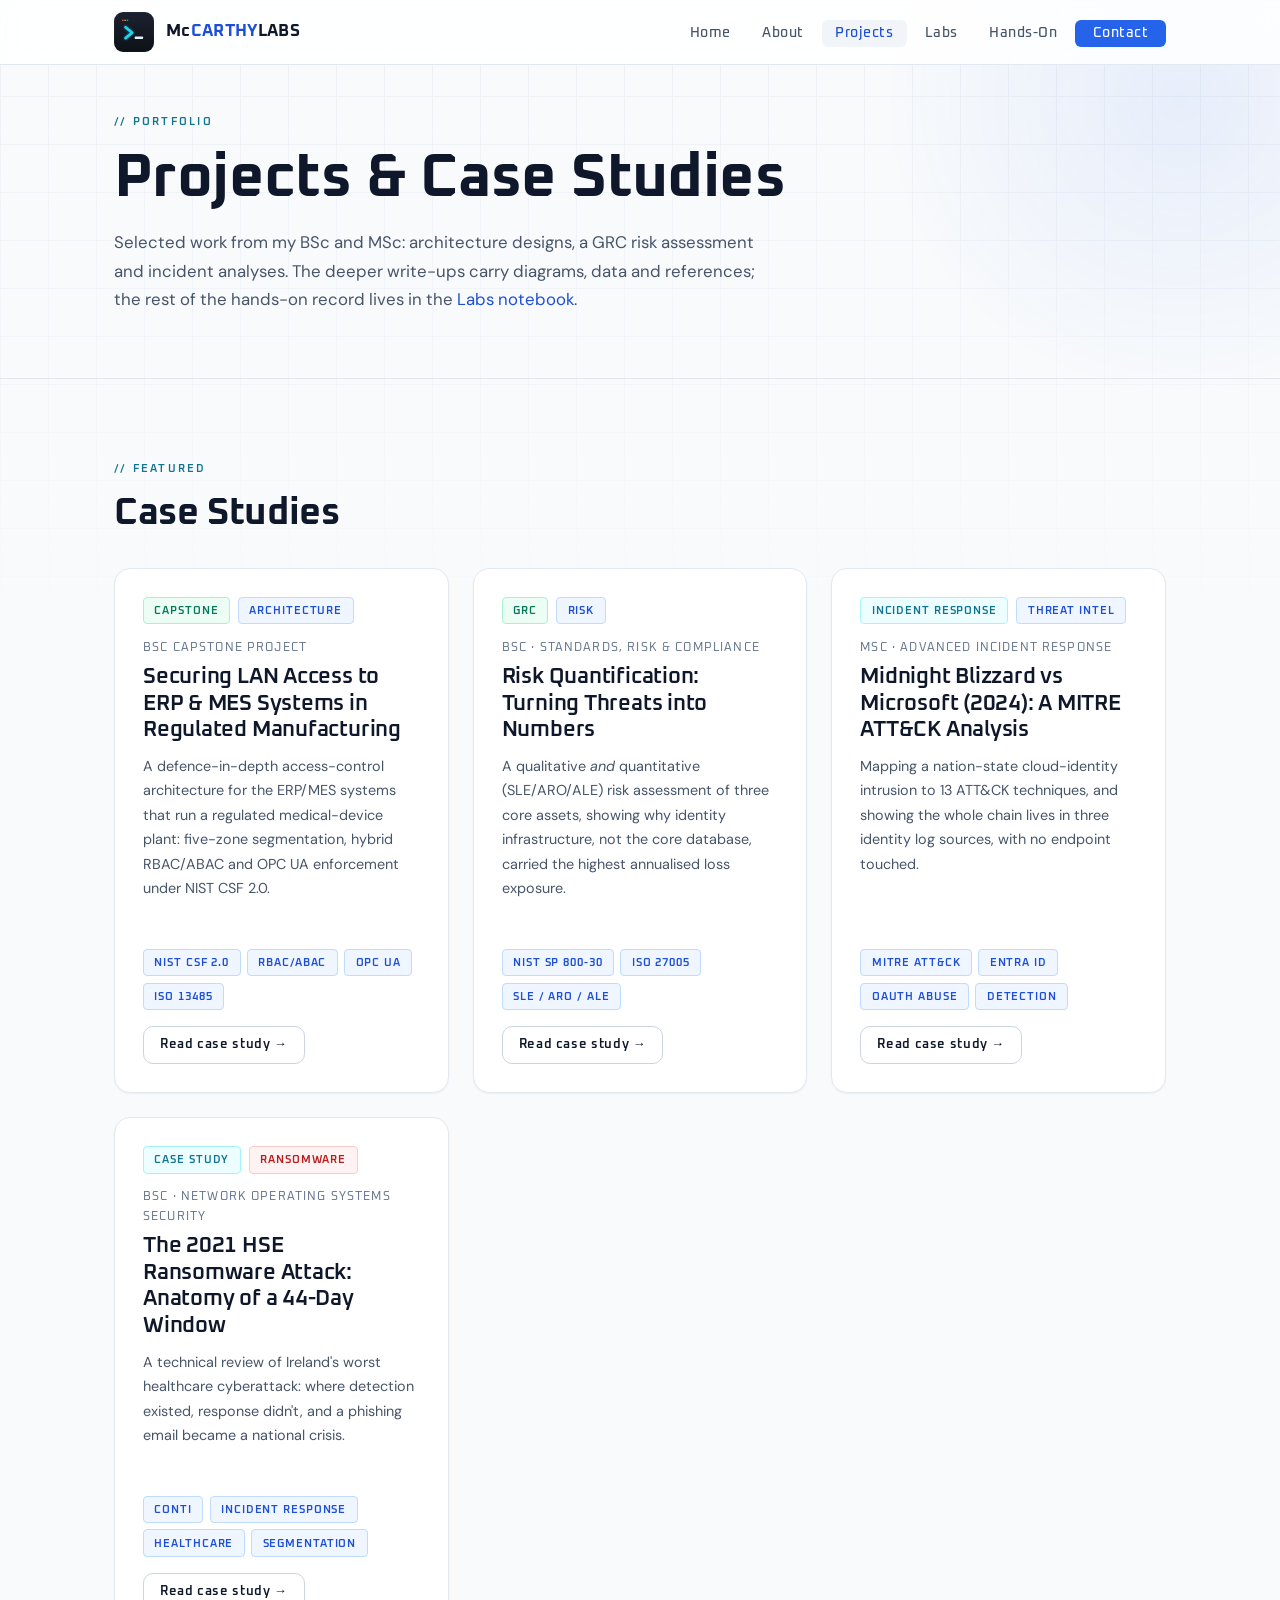
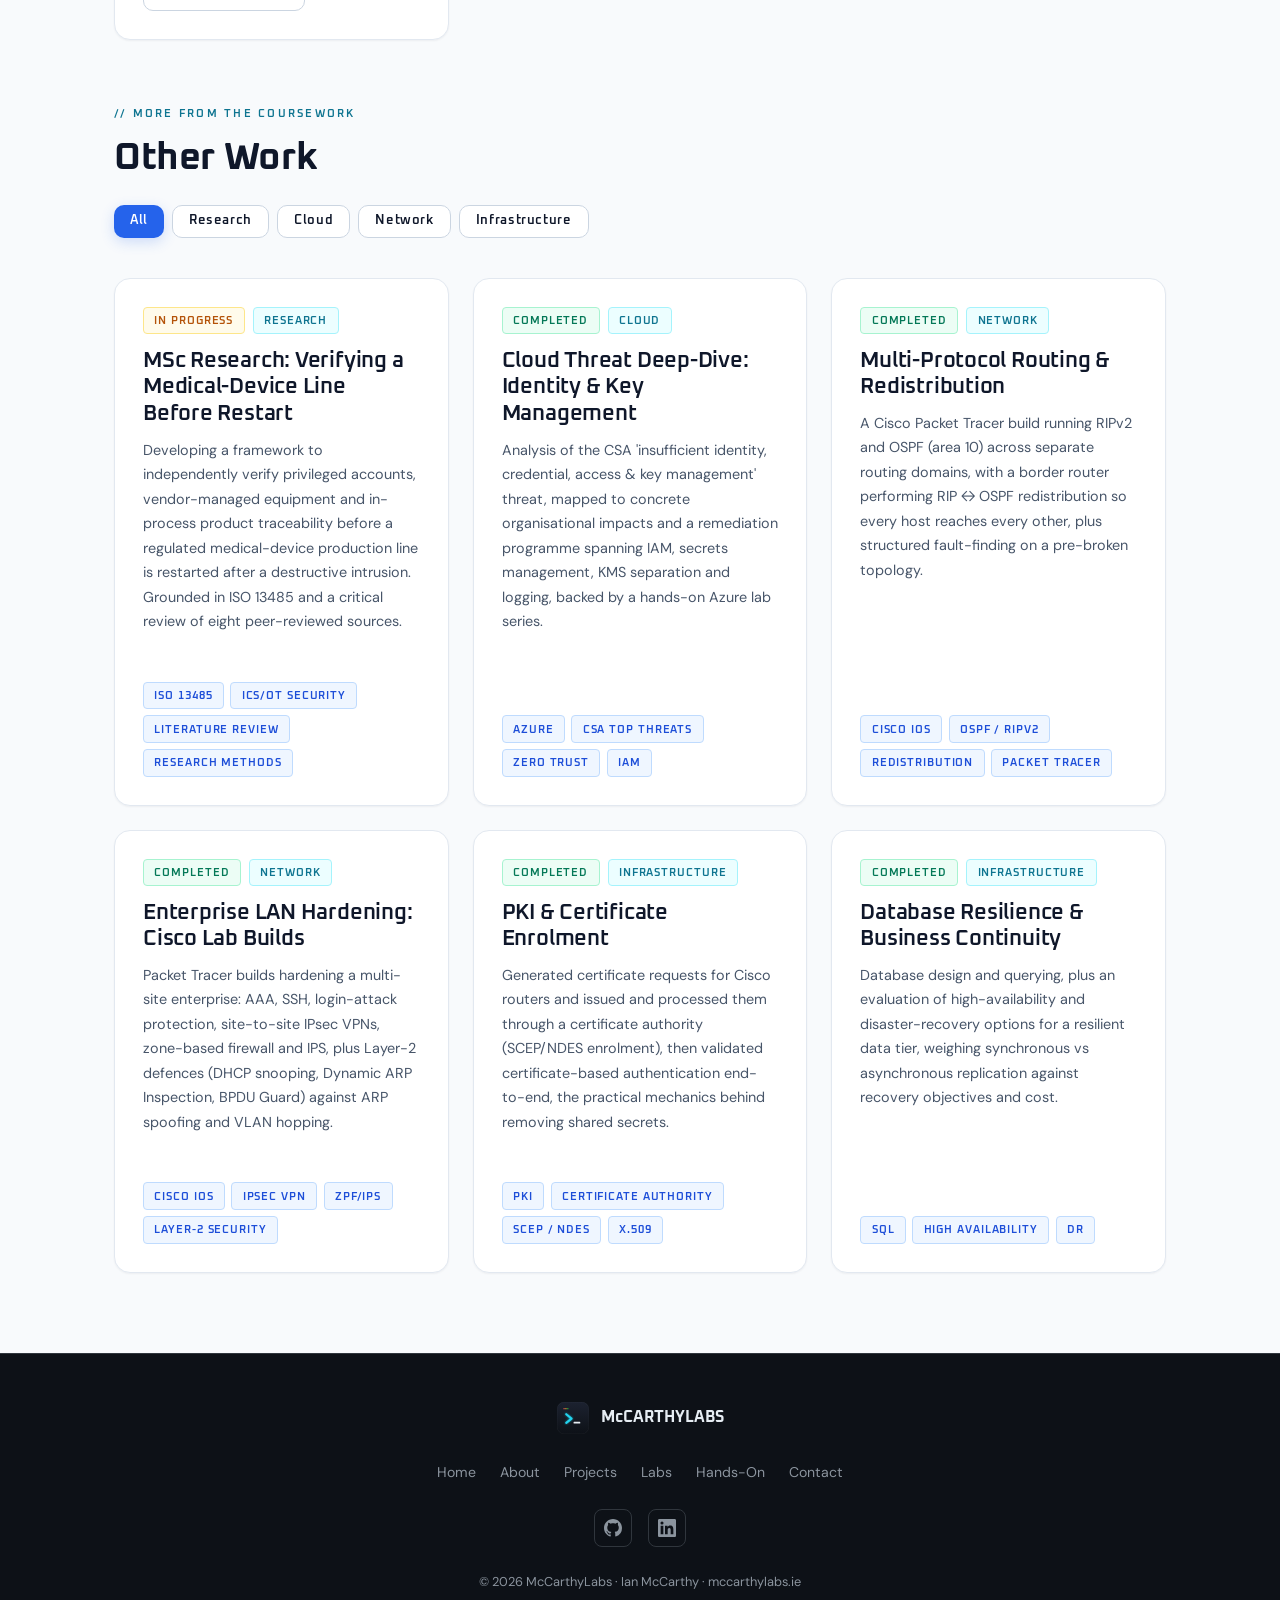
<file: projects.html>
<!DOCTYPE html>
<html lang="en">
<head>
  <meta charset="UTF-8" />
  <meta name="viewport" content="width=device-width, initial-scale=1.0" />
  <title>Projects &amp; Case Studies | McCarthyLabs</title>
  <meta name="description" content="Cybersecurity and GRC projects by Ian McCarthy: ERP/MES access architecture, GRC risk quantification, MITRE ATT&amp;CK incident analysis, the HSE ransomware case study, cloud and network work." />
  <meta property="og:title" content="Projects &amp; Case Studies | McCarthyLabs" />
  <meta property="og:description" content="Cybersecurity and GRC projects by Ian McCarthy: ERP/MES access architecture, GRC risk quantification, MITRE ATT&amp;CK incident analysis, the HSE ransomware case study, cloud and network work." />
  <meta property="og:url" content="https://mccarthylabs.ie/projects.html" />
  <meta property="og:type" content="website" />
  <link rel="canonical" href="https://mccarthylabs.ie/projects.html" />
  <link rel="icon" href="assets/logo.svg" type="image/svg+xml" />
  <link rel="icon" href="assets/favicon-32.png" type="image/png" sizes="32x32" />
  <link rel="apple-touch-icon" href="assets/apple-touch-icon.png" />
  <link rel="stylesheet" href="assets/style.css" />
</head>
<body>

<nav class="navbar">
  <div class="nav-inner">
    <a href="index.html" class="nav-logo">
      <img src="assets/logo.svg" alt="McCarthyLabs Logo" />
      <span class="nav-logo-text">Mc<span>CARTHY</span>LABS</span>
    </a>
    <button class="nav-toggle" id="navToggle" aria-label="Toggle menu">☰</button>
    <ul class="nav-links" id="navLinks">
      <li><a href="index.html">Home</a></li>
      <li><a href="about.html">About</a></li>
      <li><a href="projects.html" class="active">Projects</a></li>
      <li><a href="labs.html">Labs</a></li>
      <li><a href="ctf.html">Hands-On</a></li>
      <li><a href="contact.html" class="nav-cta">Contact</a></li>
    </ul>
  </div>
</nav>

<main>
  <section class="page-hero">
    <div class="container">
      <span class="eyebrow fade-up">// Portfolio</span>
      <h1 class="fade-up-1">Projects &amp; Case Studies</h1>
      <p class="fade-up-2" style="max-width:660px;font-size:1.05rem;margin-top:0.75rem;">Selected work from my BSc and MSc: architecture designs, a GRC risk assessment and incident analyses. The deeper write-ups carry diagrams, data and references; the rest of the hands-on record lives in the <a href="labs.html">Labs notebook</a>.</p>
    </div>
  </section>

  <section class="section">
    <div class="container">
      <span class="eyebrow">// Featured</span>
      <h2 style="margin-bottom:2rem;">Case Studies</h2>
      <div class="grid-3" style="margin-bottom:4rem;">
        <div class="card card-col">
          <div class="flex items-center gap-1" style="margin-bottom:0.85rem;flex-wrap:wrap;"><span class="badge badge-green">Capstone</span><span class="badge badge-blue">Architecture</span></div>
          <div class="card-meta">BSc Capstone Project</div>
          <h3><a href="projects/securing-lan-erp-mes.html">Securing LAN Access to ERP &amp; MES Systems in Regulated Manufacturing</a></h3>
          <p style="font-size:0.9rem;margin-top:0.6rem;">A defence-in-depth access-control architecture for the ERP/MES systems that run a regulated medical-device plant: five-zone segmentation, hybrid RBAC/ABAC and OPC UA enforcement under NIST CSF 2.0.</p>
          <div class="card-foot">
            <div class="tag-row"><span class="badge badge-blue">NIST CSF 2.0</span><span class="badge badge-blue">RBAC/ABAC</span><span class="badge badge-blue">OPC UA</span><span class="badge badge-blue">ISO 13485</span></div>
            <a href="projects/securing-lan-erp-mes.html" class="btn btn-outline btn-sm" style="margin-top:1rem;">Read case study →</a>
          </div>
        </div>
        <div class="card card-col">
          <div class="flex items-center gap-1" style="margin-bottom:0.85rem;flex-wrap:wrap;"><span class="badge badge-green">GRC</span><span class="badge badge-blue">Risk</span></div>
          <div class="card-meta">BSc · Standards, Risk &amp; Compliance</div>
          <h3><a href="projects/grc-risk-quantification.html">Risk Quantification: Turning Threats into Numbers</a></h3>
          <p style="font-size:0.9rem;margin-top:0.6rem;">A qualitative <em>and</em> quantitative (SLE/ARO/ALE) risk assessment of three core assets, showing why identity infrastructure, not the core database, carried the highest annualised loss exposure.</p>
          <div class="card-foot">
            <div class="tag-row"><span class="badge badge-blue">NIST SP 800-30</span><span class="badge badge-blue">ISO 27005</span><span class="badge badge-blue">SLE / ARO / ALE</span></div>
            <a href="projects/grc-risk-quantification.html" class="btn btn-outline btn-sm" style="margin-top:1rem;">Read case study →</a>
          </div>
        </div>
        <div class="card card-col">
          <div class="flex items-center gap-1" style="margin-bottom:0.85rem;flex-wrap:wrap;"><span class="badge badge-cyan">Incident Response</span><span class="badge badge-blue">Threat Intel</span></div>
          <div class="card-meta">MSc · Advanced Incident Response</div>
          <h3><a href="projects/midnight-blizzard-attack-analysis.html">Midnight Blizzard vs Microsoft (2024): A MITRE ATT&amp;CK Analysis</a></h3>
          <p style="font-size:0.9rem;margin-top:0.6rem;">Mapping a nation-state cloud-identity intrusion to 13 ATT&amp;CK techniques, and showing the whole chain lives in three identity log sources, with no endpoint touched.</p>
          <div class="card-foot">
            <div class="tag-row"><span class="badge badge-blue">MITRE ATT&amp;CK</span><span class="badge badge-blue">Entra ID</span><span class="badge badge-blue">OAuth Abuse</span><span class="badge badge-blue">Detection</span></div>
            <a href="projects/midnight-blizzard-attack-analysis.html" class="btn btn-outline btn-sm" style="margin-top:1rem;">Read case study →</a>
          </div>
        </div>
        <div class="card card-col">
          <div class="flex items-center gap-1" style="margin-bottom:0.85rem;flex-wrap:wrap;"><span class="badge badge-cyan">Case Study</span><span class="badge badge-red">Ransomware</span></div>
          <div class="card-meta">BSc · Network Operating Systems Security</div>
          <h3><a href="projects/hse-ransomware-analysis.html">The 2021 HSE Ransomware Attack: Anatomy of a 44-Day Window</a></h3>
          <p style="font-size:0.9rem;margin-top:0.6rem;">A technical review of Ireland's worst healthcare cyberattack: where detection existed, response didn't, and a phishing email became a national crisis.</p>
          <div class="card-foot">
            <div class="tag-row"><span class="badge badge-blue">Conti</span><span class="badge badge-blue">Incident Response</span><span class="badge badge-blue">Healthcare</span><span class="badge badge-blue">Segmentation</span></div>
            <a href="projects/hse-ransomware-analysis.html" class="btn btn-outline btn-sm" style="margin-top:1rem;">Read case study →</a>
          </div>
        </div>
      </div>

      <span class="eyebrow">// More from the coursework</span>
      <h2 style="margin-bottom:1.5rem;">Other Work</h2>
      <div class="flex flex-wrap gap-1 filter-bar" id="filterBar">
        <button class="btn btn-sm btn-primary filter-btn active" data-filter="all">All</button>
        <button class="btn btn-sm btn-outline filter-btn" data-filter="research">Research</button>
        <button class="btn btn-sm btn-outline filter-btn" data-filter="cloud">Cloud</button>
        <button class="btn btn-sm btn-outline filter-btn" data-filter="network">Network</button>
        <button class="btn btn-sm btn-outline filter-btn" data-filter="infra">Infrastructure</button>
      </div>
      <div class="grid-3" id="projectGrid">
        <div class="card project-card card-col" data-category="research">
          <div class="flex items-center gap-1" style="margin-bottom:0.85rem;flex-wrap:wrap;"><span class="badge badge-amber">In Progress</span><span class="badge badge-cyan">Research</span></div>
          <h3>MSc Research: Verifying a Medical-Device Line Before Restart</h3>
          <p style="font-size:0.9rem;margin-top:0.6rem;">Developing a framework to independently verify privileged accounts, vendor-managed equipment and in-process product traceability before a regulated medical-device production line is restarted after a destructive intrusion. Grounded in ISO 13485 and a critical review of eight peer-reviewed sources.</p>
          <div class="card-foot"><div class="tag-row"><span class="badge badge-blue">ISO 13485</span><span class="badge badge-blue">ICS/OT Security</span><span class="badge badge-blue">Literature Review</span><span class="badge badge-blue">Research Methods</span></div></div>
        </div>
        <div class="card project-card card-col" data-category="cloud">
          <div class="flex items-center gap-1" style="margin-bottom:0.85rem;flex-wrap:wrap;"><span class="badge badge-green">Completed</span><span class="badge badge-cyan">Cloud</span></div>
          <h3>Cloud Threat Deep-Dive: Identity &amp; Key Management</h3>
          <p style="font-size:0.9rem;margin-top:0.6rem;">Analysis of the CSA 'insufficient identity, credential, access &amp; key management' threat, mapped to concrete organisational impacts and a remediation programme spanning IAM, secrets management, KMS separation and logging, backed by a hands-on Azure lab series.</p>
          <div class="card-foot"><div class="tag-row"><span class="badge badge-blue">Azure</span><span class="badge badge-blue">CSA Top Threats</span><span class="badge badge-blue">Zero Trust</span><span class="badge badge-blue">IAM</span></div></div>
        </div>
        <div class="card project-card card-col" data-category="network">
          <div class="flex items-center gap-1" style="margin-bottom:0.85rem;flex-wrap:wrap;"><span class="badge badge-green">Completed</span><span class="badge badge-cyan">Network</span></div>
          <h3>Multi-Protocol Routing &amp; Redistribution</h3>
          <p style="font-size:0.9rem;margin-top:0.6rem;">A Cisco Packet Tracer build running RIPv2 and OSPF (area 10) across separate routing domains, with a border router performing RIP ↔ OSPF redistribution so every host reaches every other, plus structured fault-finding on a pre-broken topology.</p>
          <div class="card-foot"><div class="tag-row"><span class="badge badge-blue">Cisco IOS</span><span class="badge badge-blue">OSPF / RIPv2</span><span class="badge badge-blue">Redistribution</span><span class="badge badge-blue">Packet Tracer</span></div></div>
        </div>
        <div class="card project-card card-col" data-category="network">
          <div class="flex items-center gap-1" style="margin-bottom:0.85rem;flex-wrap:wrap;"><span class="badge badge-green">Completed</span><span class="badge badge-cyan">Network</span></div>
          <h3>Enterprise LAN Hardening: Cisco Lab Builds</h3>
          <p style="font-size:0.9rem;margin-top:0.6rem;">Packet Tracer builds hardening a multi-site enterprise: AAA, SSH, login-attack protection, site-to-site IPsec VPNs, zone-based firewall and IPS, plus Layer-2 defences (DHCP snooping, Dynamic ARP Inspection, BPDU Guard) against ARP spoofing and VLAN hopping.</p>
          <div class="card-foot"><div class="tag-row"><span class="badge badge-blue">Cisco IOS</span><span class="badge badge-blue">IPsec VPN</span><span class="badge badge-blue">ZPF/IPS</span><span class="badge badge-blue">Layer-2 Security</span></div></div>
        </div>
        <div class="card project-card card-col" data-category="infra">
          <div class="flex items-center gap-1" style="margin-bottom:0.85rem;flex-wrap:wrap;"><span class="badge badge-green">Completed</span><span class="badge badge-cyan">Infrastructure</span></div>
          <h3>PKI &amp; Certificate Enrolment</h3>
          <p style="font-size:0.9rem;margin-top:0.6rem;">Generated certificate requests for Cisco routers and issued and processed them through a certificate authority (SCEP/NDES enrolment), then validated certificate-based authentication end-to-end, the practical mechanics behind removing shared secrets.</p>
          <div class="card-foot"><div class="tag-row"><span class="badge badge-blue">PKI</span><span class="badge badge-blue">Certificate Authority</span><span class="badge badge-blue">SCEP / NDES</span><span class="badge badge-blue">x.509</span></div></div>
        </div>
        <div class="card project-card card-col" data-category="infra">
          <div class="flex items-center gap-1" style="margin-bottom:0.85rem;flex-wrap:wrap;"><span class="badge badge-green">Completed</span><span class="badge badge-cyan">Infrastructure</span></div>
          <h3>Database Resilience &amp; Business Continuity</h3>
          <p style="font-size:0.9rem;margin-top:0.6rem;">Database design and querying, plus an evaluation of high-availability and disaster-recovery options for a resilient data tier, weighing synchronous vs asynchronous replication against recovery objectives and cost.</p>
          <div class="card-foot"><div class="tag-row"><span class="badge badge-blue">SQL</span><span class="badge badge-blue">High Availability</span><span class="badge badge-blue">DR</span></div></div>
        </div>
      </div>
    </div>
  </section>
</main>

<footer class="footer">
  <div class="container">
    <div class="footer-inner">
      <div class="footer-logo"><img src="assets/logo.svg" alt="McCarthyLabs" /> McCARTHYLABS</div>
      <ul class="footer-links"><li><a href="index.html">Home</a></li><li><a href="about.html">About</a></li><li><a href="projects.html">Projects</a></li><li><a href="labs.html">Labs</a></li><li><a href="ctf.html">Hands-On</a></li><li><a href="contact.html">Contact</a></li></ul>
      <div class="footer-social">
        <a href="https://github.com/mccarthylabs-ie" target="_blank" rel="noopener" class="social-icon" aria-label="GitHub"><svg width="18" height="18" viewBox="0 0 24 24" fill="currentColor"><path d="M12 0C5.37 0 0 5.37 0 12c0 5.31 3.435 9.795 8.205 11.385.6.105.825-.255.825-.57 0-.285-.015-1.23-.015-2.235-3.015.555-3.795-.735-4.035-1.41-.135-.345-.72-1.41-1.23-1.695-.42-.225-1.02-.78-.015-.795.945-.015 1.62.87 1.845 1.23 1.08 1.815 2.805 1.305 3.495.99.105-.78.42-1.305.765-1.605-2.67-.3-5.46-1.335-5.46-5.925 0-1.305.465-2.385 1.23-3.225-.12-.3-.54-1.53.12-3.18 0 0 1.005-.315 3.3 1.23.96-.27 1.98-.405 3-.405s2.04.135 3 .405c2.295-1.56 3.3-1.23 3.3-1.23.66 1.65.24 2.88.12 3.18.765.84 1.23 1.905 1.23 3.225 0 4.605-2.805 5.625-5.475 5.925.435.375.81 1.095.81 2.22 0 1.605-.015 2.895-.015 3.3 0 .315.225.69.825.57A12.02 12.02 0 0 0 24 12c0-6.63-5.37-12-12-12z"/></svg></a>
        <a href="https://www.linkedin.com/in/mrianmccarthy/" target="_blank" rel="noopener" class="social-icon" aria-label="LinkedIn"><svg width="18" height="18" viewBox="0 0 24 24" fill="currentColor"><path d="M20.447 20.452h-3.554v-5.569c0-1.328-.027-3.037-1.852-3.037-1.853 0-2.136 1.445-2.136 2.939v5.667H9.351V9h3.414v1.561h.046c.477-.9 1.637-1.85 3.37-1.85 3.601 0 4.267 2.37 4.267 5.455v6.286zM5.337 7.433a2.062 2.062 0 0 1-2.063-2.065 2.064 2.064 0 1 1 2.063 2.065zm1.782 13.019H3.555V9h3.564v11.452zM22.225 0H1.771C.792 0 0 .774 0 1.729v20.542C0 23.227.792 24 1.771 24h20.451C23.2 24 24 23.227 24 22.271V1.729C24 .774 23.2 0 22.222 0h.003z"/></svg></a>
      </div>
      <p class="footer-copy">© 2026 McCarthyLabs · Ian McCarthy · mccarthylabs.ie</p>
    </div>
  </div>
</footer>

<button class="scroll-top" id="scrollTop" aria-label="Back to top">↑</button>

<script>
  document.getElementById('navToggle').addEventListener('click', () => document.getElementById('navLinks').classList.toggle('open'));
  const scrollBtn = document.getElementById('scrollTop');
  window.addEventListener('scroll', () => scrollBtn.classList.toggle('visible', window.scrollY > 400));
  scrollBtn.addEventListener('click', () => window.scrollTo({ top: 0, behavior: 'smooth' }));
  document.querySelectorAll('.filter-btn').forEach(btn => {
    btn.addEventListener('click', () => {
      document.querySelectorAll('.filter-btn').forEach(b => { b.classList.remove('active','btn-primary'); b.classList.add('btn-outline'); });
      btn.classList.add('active','btn-primary'); btn.classList.remove('btn-outline');
      const f = btn.dataset.filter;
      document.querySelectorAll('#projectGrid .project-card').forEach(c => {
        c.style.display = (f === 'all' || c.dataset.category === f) ? '' : 'none';
      });
    });
  });
</script>
</body>
</html>
</file>
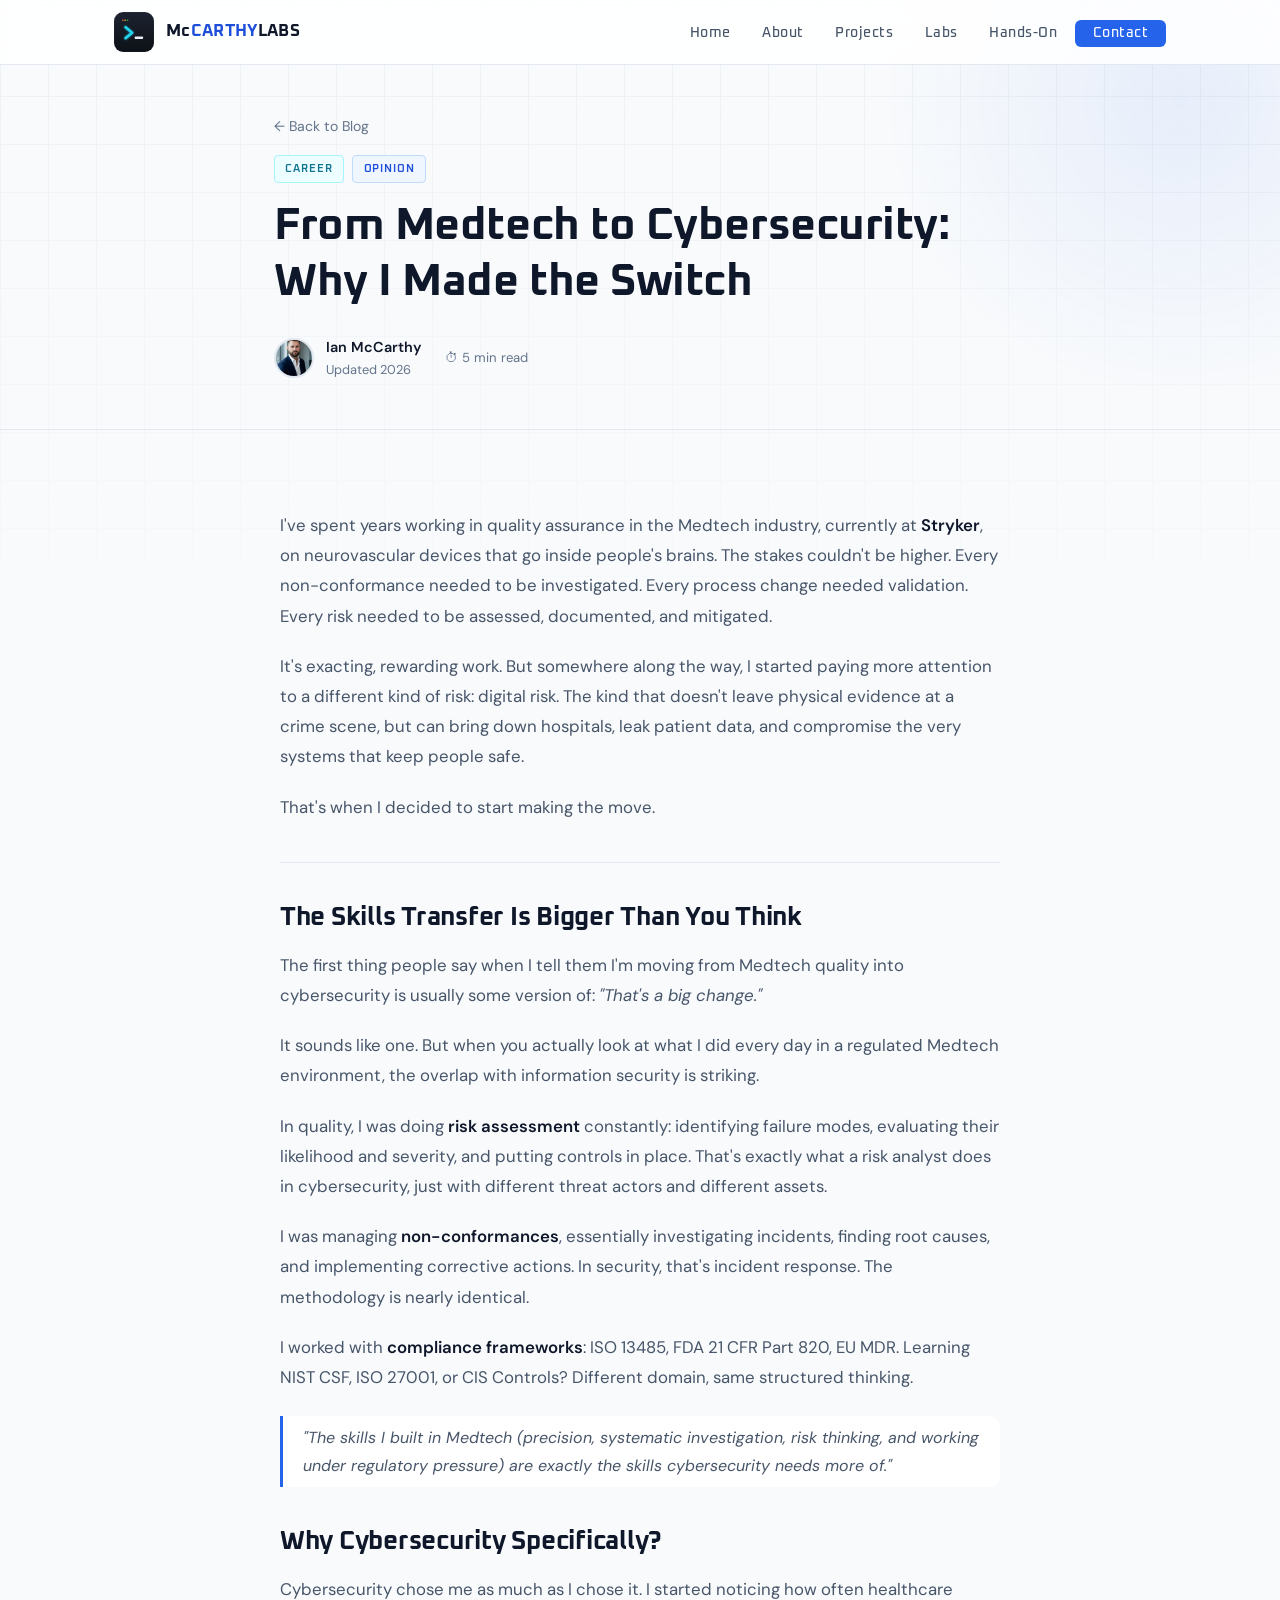
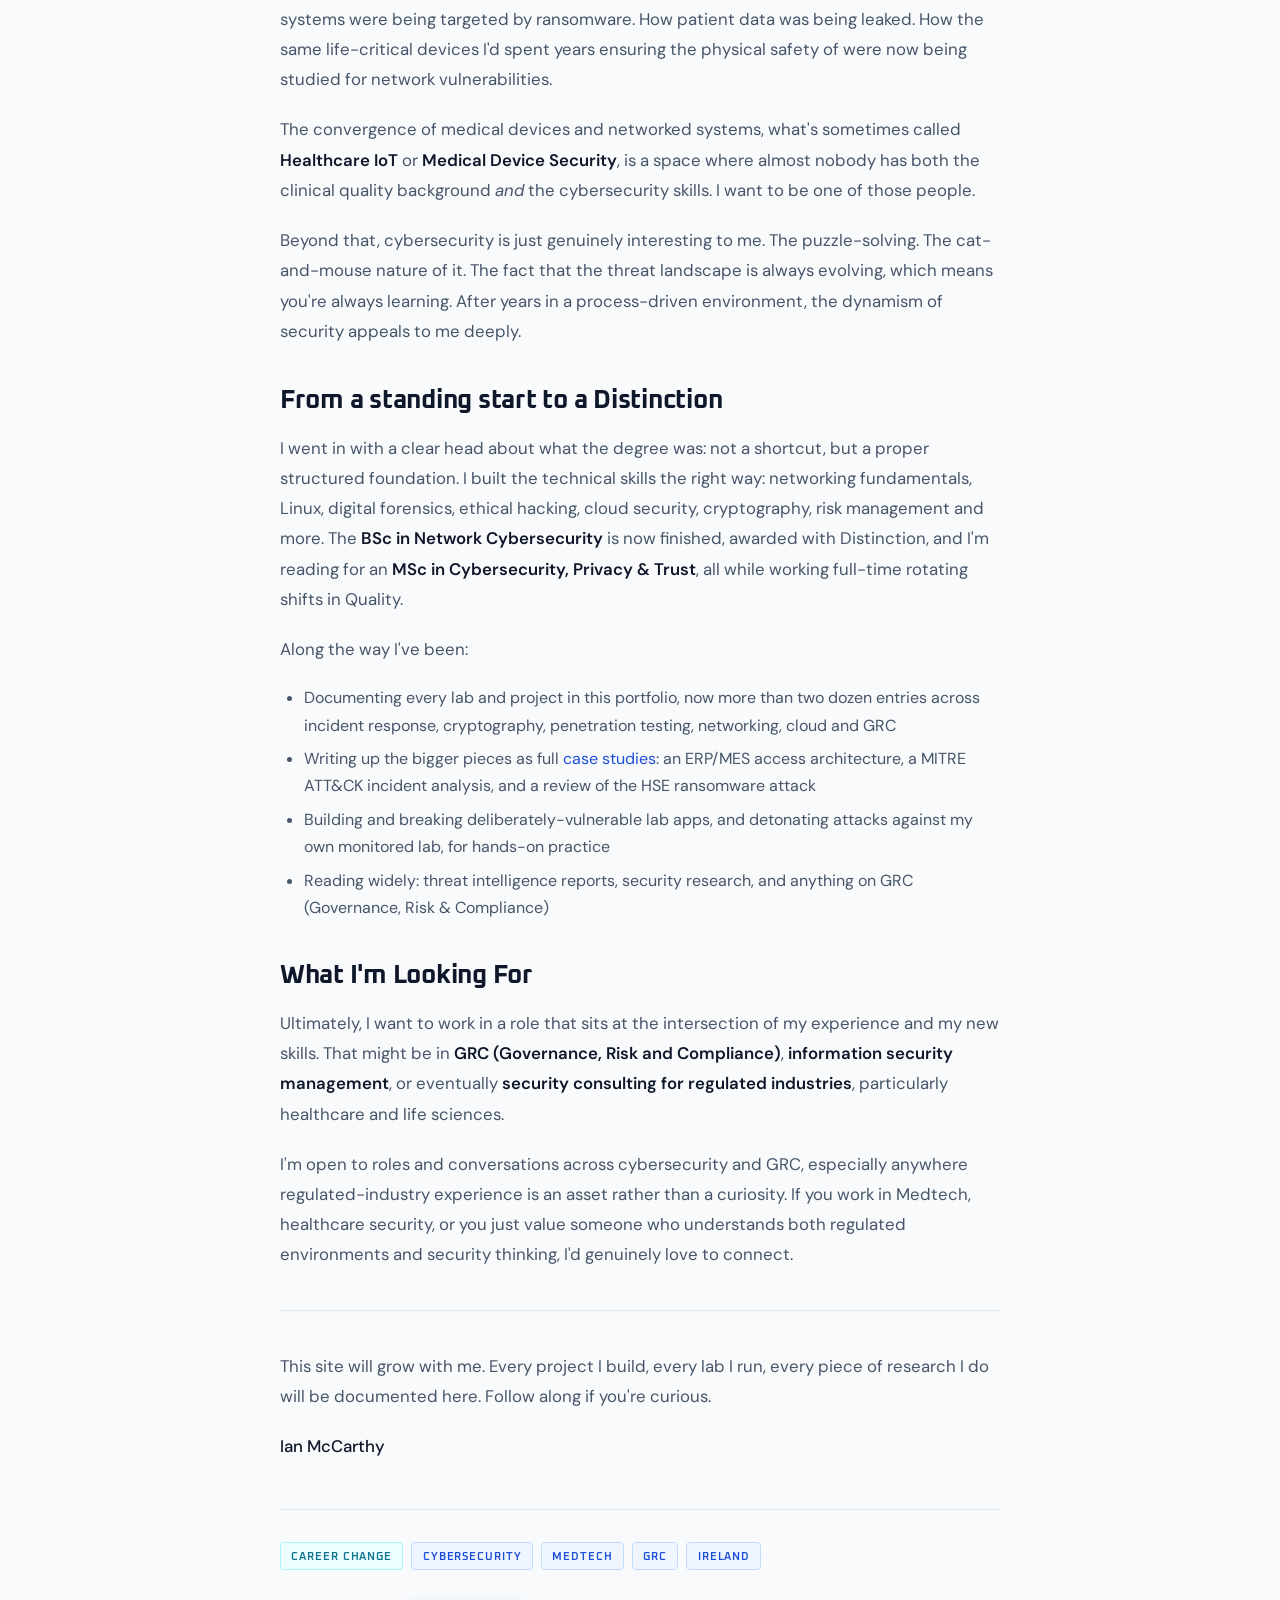
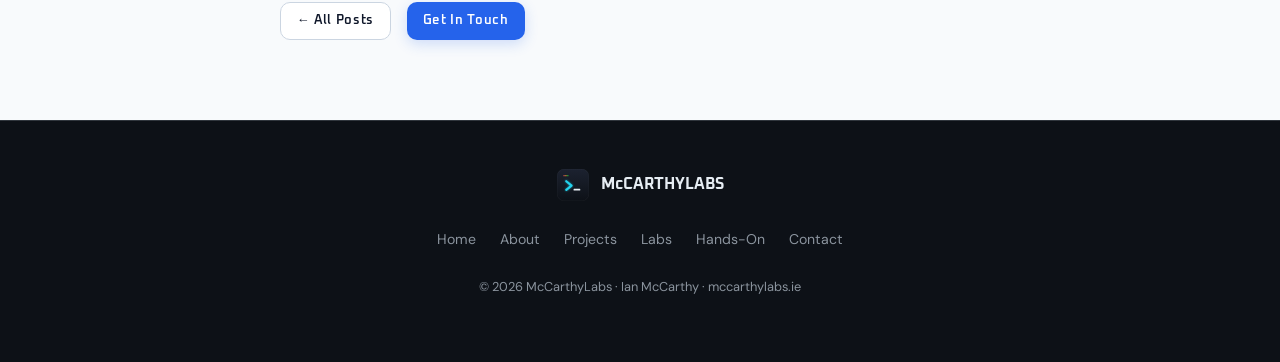
<file: blog/from-medtech-to-cybersecurity.html>
<!DOCTYPE html>
<html lang="en">
<head>
  <meta charset="UTF-8" />
  <meta name="viewport" content="width=device-width, initial-scale=1.0" />
  <title>From Medtech to Cybersecurity: Why I Made the Switch | McCarthyLabs</title>
  <meta name="description" content="Ian McCarthy reflects on moving from medtech quality into cybersecurity, and why the skills transfer better than you'd think." />
  <meta property="og:title" content="From Medtech to Cybersecurity: Why I Made the Switch" />
  <meta property="og:description" content="After years in regulated Medtech, I found the skills I'd built map perfectly onto information security." />
  <link rel="canonical" href="https://mccarthylabs.ie/blog/from-medtech-to-cybersecurity.html" />
  <link rel="icon" href="../assets/logo.svg" type="image/svg+xml" />
  <link rel="icon" href="../assets/favicon-32.png" type="image/png" sizes="32x32" />
  <link rel="apple-touch-icon" href="../assets/apple-touch-icon.png" />
  <link rel="stylesheet" href="../assets/style.css" />
</head>
<body>

<nav class="navbar">
  <div class="nav-inner">
    <a href="../index.html" class="nav-logo">
      <img src="../assets/logo.svg" alt="McCarthyLabs Logo" />
      <span class="nav-logo-text">Mc<span>CARTHY</span>LABS</span>
    </a>
    <button class="nav-toggle" id="navToggle" aria-label="Toggle menu">☰</button>
    <ul class="nav-links" id="navLinks">
      <li><a href="../index.html">Home</a></li>
      <li><a href="../about.html">About</a></li>
      <li><a href="../projects.html">Projects</a></li>
      <li><a href="../labs.html">Labs</a></li>
      <li><a href="../ctf.html">Hands-On</a></li>
      <li><a href="../contact.html" class="nav-cta">Contact</a></li>
    </ul>
  </div>
</nav>

<main>

  <!-- Post Header -->
  <section style="padding: 7rem 0 3rem; border-bottom: 1px solid var(--border);">
    <div class="container" style="max-width: 780px;">
      <div style="margin-bottom:1rem;">
        <a href="../blog.html" style="font-size:0.88rem;color:var(--text-3);">← Back to Blog</a>
      </div>
      <div class="flex flex-wrap gap-1" style="margin-bottom:1rem;">
        <span class="badge badge-cyan">Career</span>
        <span class="badge badge-blue">Opinion</span>
      </div>
      <h1 class="fade-up" style="font-size:clamp(1.8rem,4vw,2.8rem);line-height:1.25;">From Medtech to Cybersecurity: Why I Made the Switch</h1>
      <div style="display:flex;align-items:center;gap:1.5rem;margin-top:1.5rem;flex-wrap:wrap;">
        <div style="display:flex;align-items:center;gap:0.75rem;">
          <img src="../assets/profile.jpg" alt="Ian McCarthy" style="width:40px;height:40px;border-radius:50%;object-fit:cover;border:2px solid var(--border);" />
          <div>
            <div style="font-weight:600;font-size:0.9rem;color:var(--text-1);">Ian McCarthy</div>
            <div style="font-size:0.8rem;color:var(--text-3);">Updated 2026</div>
          </div>
        </div>
        <span style="font-size:0.82rem;color:var(--text-3);">⏱ 5 min read</span>
      </div>
    </div>
  </section>

  <!-- Article Body -->
  <section class="section">
    <div class="container">
      <article class="prose">

        <p>I've spent years working in quality assurance in the Medtech industry, currently at <strong>Stryker</strong>, on neurovascular devices that go inside people's brains. The stakes couldn't be higher. Every non-conformance needed to be investigated. Every process change needed validation. Every risk needed to be assessed, documented, and mitigated.</p>

        <p>It's exacting, rewarding work. But somewhere along the way, I started paying more attention to a different kind of risk: digital risk. The kind that doesn't leave physical evidence at a crime scene, but can bring down hospitals, leak patient data, and compromise the very systems that keep people safe.</p>

        <p>That's when I decided to start making the move.</p>

        <hr />

        <h2>The Skills Transfer Is Bigger Than You Think</h2>

        <p>The first thing people say when I tell them I'm moving from Medtech quality into cybersecurity is usually some version of: <em>"That's a big change."</em></p>

        <p>It sounds like one. But when you actually look at what I did every day in a regulated Medtech environment, the overlap with information security is striking.</p>

        <p>In quality, I was doing <strong>risk assessment</strong> constantly: identifying failure modes, evaluating their likelihood and severity, and putting controls in place. That's exactly what a risk analyst does in cybersecurity, just with different threat actors and different assets.</p>

        <p>I was managing <strong>non-conformances</strong>, essentially investigating incidents, finding root causes, and implementing corrective actions. In security, that's incident response. The methodology is nearly identical.</p>

        <p>I worked with <strong>compliance frameworks</strong>: ISO 13485, FDA 21 CFR Part 820, EU MDR. Learning NIST CSF, ISO 27001, or CIS Controls? Different domain, same structured thinking.</p>

        <blockquote>
          "The skills I built in Medtech (precision, systematic investigation, risk thinking, and working under regulatory pressure) are exactly the skills cybersecurity needs more of."
        </blockquote>

        <h2>Why Cybersecurity Specifically?</h2>

        <p>Cybersecurity chose me as much as I chose it. I started noticing how often healthcare systems were being targeted by ransomware. How patient data was being leaked. How the same life-critical devices I'd spent years ensuring the physical safety of were now being studied for network vulnerabilities.</p>

        <p>The convergence of medical devices and networked systems, what's sometimes called <strong>Healthcare IoT</strong> or <strong>Medical Device Security</strong>, is a space where almost nobody has both the clinical quality background <em>and</em> the cybersecurity skills. I want to be one of those people.</p>

        <p>Beyond that, cybersecurity is just genuinely interesting to me. The puzzle-solving. The cat-and-mouse nature of it. The fact that the threat landscape is always evolving, which means you're always learning. After years in a process-driven environment, the dynamism of security appeals to me deeply.</p>

        <h2>From a standing start to a Distinction</h2>

        <p>I went in with a clear head about what the degree was: not a shortcut, but a proper structured foundation. I built the technical skills the right way: networking fundamentals, Linux, digital forensics, ethical hacking, cloud security, cryptography, risk management and more. The <strong>BSc in Network Cybersecurity</strong> is now finished, awarded with Distinction, and I'm reading for an <strong>MSc in Cybersecurity, Privacy &amp; Trust</strong>, all while working full-time rotating shifts in Quality.</p>

        <p>Along the way I've been:</p>
        <ul>
          <li>Documenting every lab and project in this portfolio, now more than two dozen entries across incident response, cryptography, penetration testing, networking, cloud and GRC</li>
          <li>Writing up the bigger pieces as full <a href="../projects.html">case studies</a>: an ERP/MES access architecture, a MITRE ATT&amp;CK incident analysis, and a review of the HSE ransomware attack</li>
          <li>Building and breaking deliberately-vulnerable lab apps, and detonating attacks against my own monitored lab, for hands-on practice</li>
          <li>Reading widely: threat intelligence reports, security research, and anything on GRC (Governance, Risk &amp; Compliance)</li>
        </ul>

        <h2>What I'm Looking For</h2>

        <p>Ultimately, I want to work in a role that sits at the intersection of my experience and my new skills. That might be in <strong>GRC (Governance, Risk and Compliance)</strong>, <strong>information security management</strong>, or eventually <strong>security consulting for regulated industries</strong>, particularly healthcare and life sciences.</p>

        <p>I'm open to roles and conversations across cybersecurity and GRC, especially anywhere regulated-industry experience is an asset rather than a curiosity. If you work in Medtech, healthcare security, or you just value someone who understands both regulated environments and security thinking, I'd genuinely love to connect.</p>

        <hr />

        <p>This site will grow with me. Every project I build, every lab I run, every piece of research I do will be documented here. Follow along if you're curious.</p>

        <p style="color:var(--text-1);font-weight:500;"> Ian McCarthy</p>

      </article>

      <!-- Tags -->
      <div style="max-width:720px;margin:3rem auto 0;padding-top:2rem;border-top:1px solid var(--border);">
        <div class="flex flex-wrap gap-1">
          <span class="badge badge-cyan">Career Change</span>
          <span class="badge badge-blue">Cybersecurity</span>
          <span class="badge badge-blue">Medtech</span>
          <span class="badge badge-blue">GRC</span>
          <span class="badge badge-blue">Ireland</span>
        </div>
        <div style="display:flex;gap:1rem;margin-top:2rem;flex-wrap:wrap;">
          <a href="../blog.html" class="btn btn-outline btn-sm">← All Posts</a>
          <a href="../contact.html" class="btn btn-primary btn-sm">Get In Touch</a>
        </div>
      </div>

    </div>
  </section>

</main>

<footer class="footer">
  <div class="container">
    <div class="footer-inner">
      <div class="footer-logo"><img src="../assets/logo.svg" alt="McCarthyLabs" /> McCARTHYLABS</div>
      <ul class="footer-links">
        <li><a href="../index.html">Home</a></li><li><a href="../about.html">About</a></li><li><a href="../projects.html">Projects</a></li><li><a href="../labs.html">Labs</a></li><li><a href="../ctf.html">Hands-On</a></li><li><a href="../contact.html">Contact</a></li>
      </ul>
      <p class="footer-copy">© 2026 McCarthyLabs · Ian McCarthy · mccarthylabs.ie</p>
    </div>
  </div>
</footer>
<button class="scroll-top" id="scrollTop" aria-label="Back to top">↑</button>
<script>
  document.getElementById('navToggle').addEventListener('click', () => document.getElementById('navLinks').classList.toggle('open'));
  const s = document.getElementById('scrollTop');
  window.addEventListener('scroll', () => s.classList.toggle('visible', window.scrollY > 400));
  s.addEventListener('click', () => window.scrollTo({ top: 0, behavior: 'smooth' }));
</script>
</body>
</html>
</file>
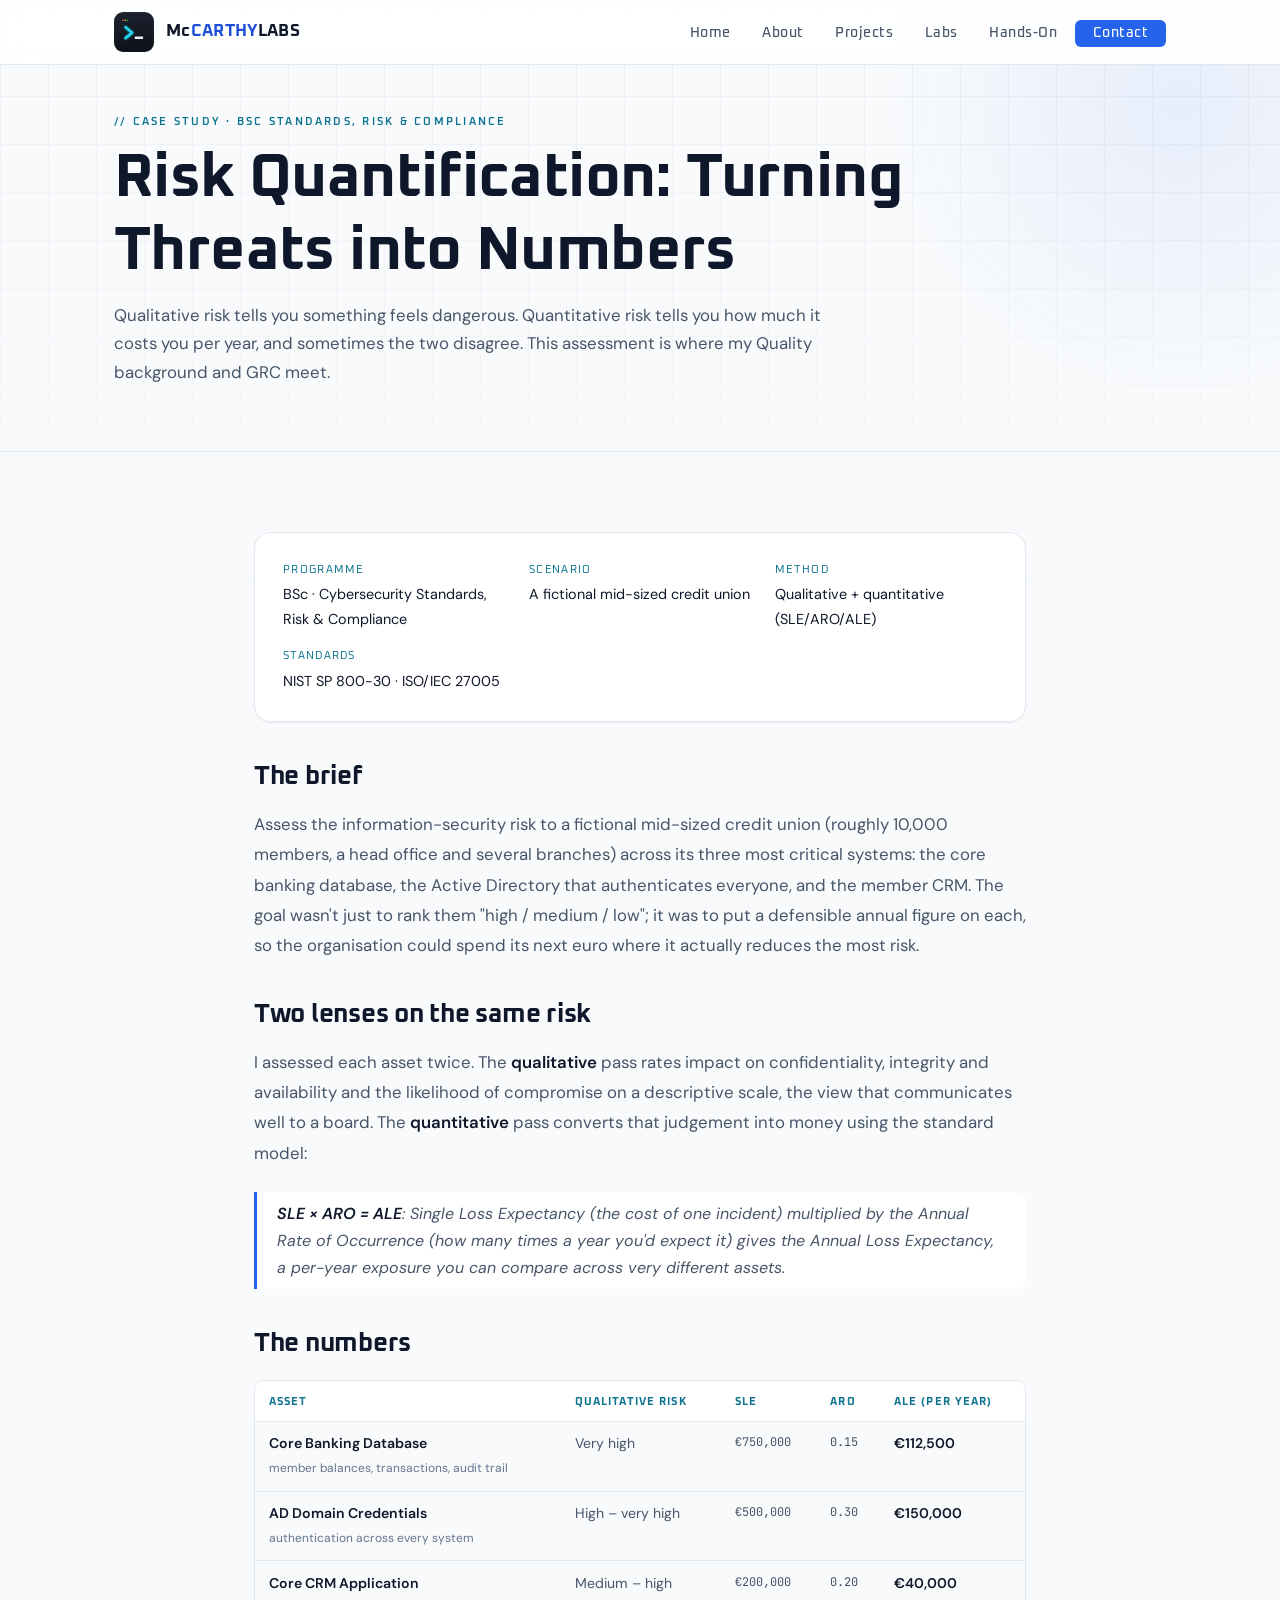
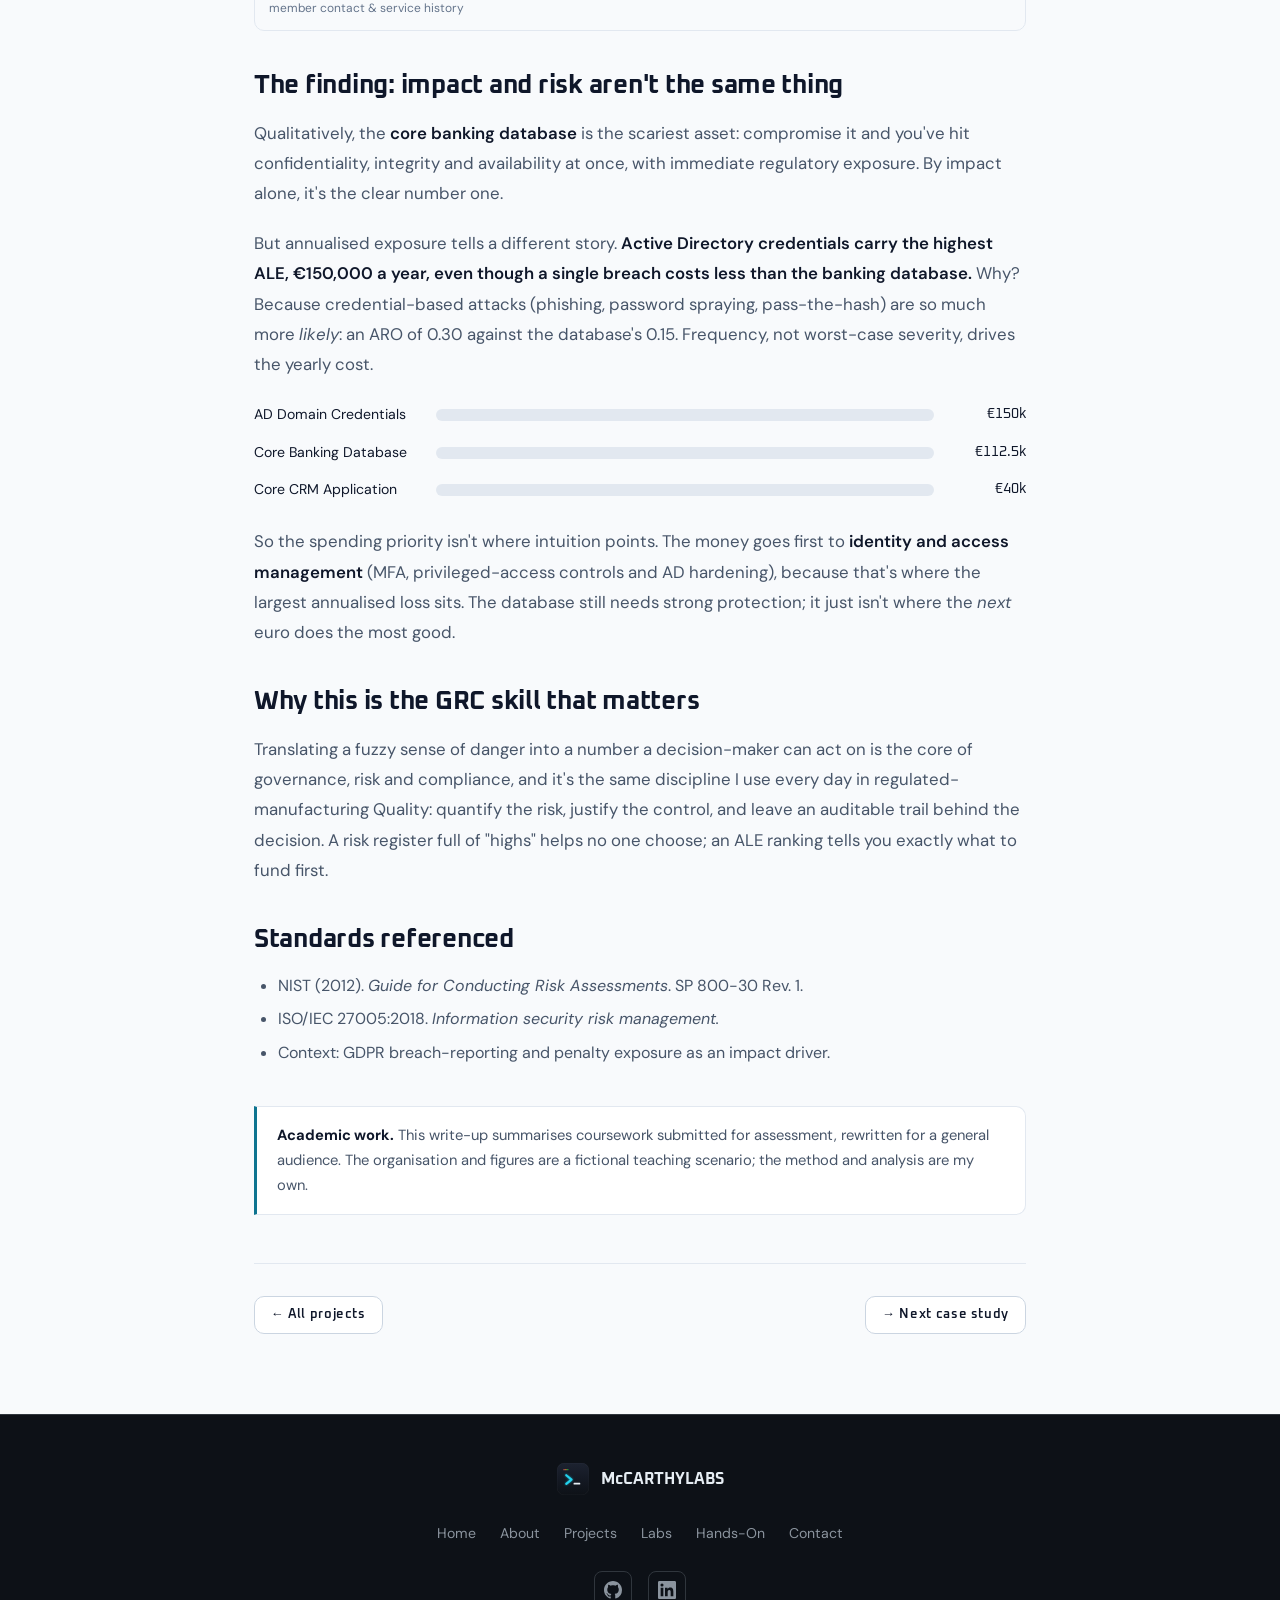
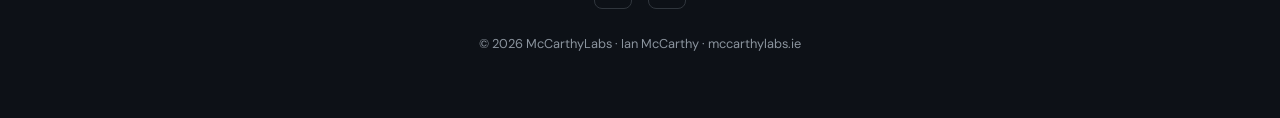
<file: projects/grc-risk-quantification.html>
<!DOCTYPE html>
<html lang="en">
<head>
  <meta charset="UTF-8" />
  <meta name="viewport" content="width=device-width, initial-scale=1.0" />
  <title>Risk Quantification: Turning Threats into Numbers | McCarthyLabs</title>
  <meta name="description" content="A GRC case study by Ian McCarthy: a qualitative and quantitative (SLE/ARO/ALE) information-security risk assessment showing why identity infrastructure, not the core database, carried the highest annualised loss exposure." />
  <meta property="og:title" content="Risk Quantification: Turning Threats into Numbers | McCarthyLabs" />
  <meta property="og:description" content="A GRC case study by Ian McCarthy: a qualitative and quantitative (SLE/ARO/ALE) information-security risk assessment showing why identity infrastructure, not the core database, carried the highest annualised loss exposure." />
  <meta property="og:url" content="https://mccarthylabs.ie/projects/grc-risk-quantification.html" />
  <meta property="og:type" content="website" />
  <link rel="canonical" href="https://mccarthylabs.ie/projects/grc-risk-quantification.html" />
  <link rel="icon" href="../assets/logo.svg" type="image/svg+xml" />
  <link rel="icon" href="../assets/favicon-32.png" type="image/png" sizes="32x32" />
  <link rel="apple-touch-icon" href="../assets/apple-touch-icon.png" />
  <link rel="stylesheet" href="../assets/style.css" />
</head>
<body>

<nav class="navbar">
  <div class="nav-inner">
    <a href="../index.html" class="nav-logo">
      <img src="../assets/logo.svg" alt="McCarthyLabs Logo" />
      <span class="nav-logo-text">Mc<span>CARTHY</span>LABS</span>
    </a>
    <button class="nav-toggle" id="navToggle" aria-label="Toggle menu">☰</button>
    <ul class="nav-links" id="navLinks">
      <li><a href="../index.html">Home</a></li>
      <li><a href="../about.html">About</a></li>
      <li><a href="../projects.html">Projects</a></li>
      <li><a href="../labs.html">Labs</a></li>
      <li><a href="../ctf.html">Hands-On</a></li>
      <li><a href="../contact.html" class="nav-cta">Contact</a></li>
    </ul>
  </div>
</nav>

<main>
  <section class="page-hero">
    <div class="container">
      <span class="eyebrow fade-up">// Case Study · BSc Standards, Risk &amp; Compliance</span>
      <h1 class="fade-up-1" style="max-width:860px;">Risk Quantification: Turning Threats into Numbers</h1>
      <p class="fade-up-2" style="max-width:720px;font-size:1.05rem;margin-top:0.75rem;">Qualitative risk tells you something feels dangerous. Quantitative risk tells you how much it costs you per year, and sometimes the two disagree. This assessment is where my Quality background and GRC meet.</p>
    </div>
  </section>

  <section class="section">
    <div class="container" style="max-width:820px;">
      <div class="card" style="margin:0 0 2rem;"><div class="glance"><div><span>Programme</span>BSc · Cybersecurity Standards, Risk &amp; Compliance</div><div><span>Scenario</span>A fictional mid-sized credit union</div><div><span>Method</span>Qualitative + quantitative (SLE/ARO/ALE)</div><div><span>Standards</span>NIST SP 800-30 · ISO/IEC 27005</div></div></div>
      <div class="prose" style="max-width:none;">

        <h2>The brief</h2>
        <p>Assess the information-security risk to a fictional mid-sized credit union (roughly 10,000 members, a head office and several branches) across its three most critical systems: the core banking database, the Active Directory that authenticates everyone, and the member CRM. The goal wasn't just to rank them "high / medium / low"; it was to put a defensible annual figure on each, so the organisation could spend its next euro where it actually reduces the most risk.</p>

        <h2>Two lenses on the same risk</h2>
        <p>I assessed each asset twice. The <strong>qualitative</strong> pass rates impact on confidentiality, integrity and availability and the likelihood of compromise on a descriptive scale, the view that communicates well to a board. The <strong>quantitative</strong> pass converts that judgement into money using the standard model:</p>
        <blockquote><strong>SLE × ARO = ALE</strong>: Single Loss Expectancy (the cost of one incident) multiplied by the Annual Rate of Occurrence (how many times a year you'd expect it) gives the Annual Loss Expectancy, a per-year exposure you can compare across very different assets.</blockquote>

        <h2>The numbers</h2>
        <div class="table-wrap">
          <table class="data-table">
            <thead><tr><th>Asset</th><th>Qualitative risk</th><th>SLE</th><th>ARO</th><th>ALE (per year)</th></tr></thead>
            <tbody>
              <tr><td><strong>Core Banking Database</strong><br><span class="text-muted" style="font-size:0.85em;">member balances, transactions, audit trail</span></td><td>Very high</td><td class="mono">€750,000</td><td class="mono">0.15</td><td><strong>€112,500</strong></td></tr>
              <tr><td><strong>AD Domain Credentials</strong><br><span class="text-muted" style="font-size:0.85em;">authentication across every system</span></td><td>High – very high</td><td class="mono">€500,000</td><td class="mono">0.30</td><td><strong>€150,000</strong></td></tr>
              <tr><td><strong>Core CRM Application</strong><br><span class="text-muted" style="font-size:0.85em;">member contact &amp; service history</span></td><td>Medium – high</td><td class="mono">€200,000</td><td class="mono">0.20</td><td><strong>€40,000</strong></td></tr>
            </tbody>
          </table>
        </div>

        <h2>The finding: impact and risk aren't the same thing</h2>
        <p>Qualitatively, the <strong>core banking database</strong> is the scariest asset: compromise it and you've hit confidentiality, integrity and availability at once, with immediate regulatory exposure. By impact alone, it's the clear number one.</p>
        <p>But annualised exposure tells a different story. <strong>Active Directory credentials carry the highest ALE, €150,000 a year, even though a single breach costs less than the banking database.</strong> Why? Because credential-based attacks (phishing, password spraying, pass-the-hash) are so much more <em>likely</em>: an ARO of 0.30 against the database's 0.15. Frequency, not worst-case severity, drives the yearly cost.</p>
        <div class="bar-chart">
          <div class="bar-row"><span class="label">AD Domain Credentials</span><span class="track"><span class="fill" style="width:100%"></span></span><span class="value">€150k</span></div>
          <div class="bar-row"><span class="label">Core Banking Database</span><span class="track"><span class="fill" style="width:75%"></span></span><span class="value">€112.5k</span></div>
          <div class="bar-row"><span class="label">Core CRM Application</span><span class="track"><span class="fill" style="width:27%"></span></span><span class="value">€40k</span></div>
        </div>
        <p>So the spending priority isn't where intuition points. The money goes first to <strong>identity and access management</strong> (MFA, privileged-access controls and AD hardening), because that's where the largest annualised loss sits. The database still needs strong protection; it just isn't where the <em>next</em> euro does the most good.</p>

        <h2>Why this is the GRC skill that matters</h2>
        <p>Translating a fuzzy sense of danger into a number a decision-maker can act on is the core of governance, risk and compliance, and it's the same discipline I use every day in regulated-manufacturing Quality: quantify the risk, justify the control, and leave an auditable trail behind the decision. A risk register full of "highs" helps no one choose; an ALE ranking tells you exactly what to fund first.</p>

        <h2>Standards referenced</h2>
        <ul>
          <li>NIST (2012). <em>Guide for Conducting Risk Assessments</em>. SP 800-30 Rev. 1.</li>
          <li>ISO/IEC 27005:2018. <em>Information security risk management.</em></li>
          <li>Context: GDPR breach-reporting and penalty exposure as an impact driver.</li>
        </ul>
      </div>
      <div class="callout" style="margin-top:2.5rem;"><strong>Academic work.</strong> This write-up summarises coursework submitted for assessment, rewritten for a general audience. The organisation and figures are a fictional teaching scenario; the method and analysis are my own.</div>
      <div class="page-nav">
        <a href="../projects.html" class="btn btn-outline btn-sm">← All projects</a>
        <a href="midnight-blizzard-attack-analysis.html" class="btn btn-outline btn-sm">→ Next case study</a>
      </div>
    </div>
  </section>
</main>

<footer class="footer">
  <div class="container">
    <div class="footer-inner">
      <div class="footer-logo"><img src="../assets/logo.svg" alt="McCarthyLabs" /> McCARTHYLABS</div>
      <ul class="footer-links"><li><a href="../index.html">Home</a></li><li><a href="../about.html">About</a></li><li><a href="../projects.html">Projects</a></li><li><a href="../labs.html">Labs</a></li><li><a href="../ctf.html">Hands-On</a></li><li><a href="../contact.html">Contact</a></li></ul>
      <div class="footer-social">
        <a href="https://github.com/mccarthylabs-ie" target="_blank" rel="noopener" class="social-icon" aria-label="GitHub"><svg width="18" height="18" viewBox="0 0 24 24" fill="currentColor"><path d="M12 0C5.37 0 0 5.37 0 12c0 5.31 3.435 9.795 8.205 11.385.6.105.825-.255.825-.57 0-.285-.015-1.23-.015-2.235-3.015.555-3.795-.735-4.035-1.41-.135-.345-.72-1.41-1.23-1.695-.42-.225-1.02-.78-.015-.795.945-.015 1.62.87 1.845 1.23 1.08 1.815 2.805 1.305 3.495.99.105-.78.42-1.305.765-1.605-2.67-.3-5.46-1.335-5.46-5.925 0-1.305.465-2.385 1.23-3.225-.12-.3-.54-1.53.12-3.18 0 0 1.005-.315 3.3 1.23.96-.27 1.98-.405 3-.405s2.04.135 3 .405c2.295-1.56 3.3-1.23 3.3-1.23.66 1.65.24 2.88.12 3.18.765.84 1.23 1.905 1.23 3.225 0 4.605-2.805 5.625-5.475 5.925.435.375.81 1.095.81 2.22 0 1.605-.015 2.895-.015 3.3 0 .315.225.69.825.57A12.02 12.02 0 0 0 24 12c0-6.63-5.37-12-12-12z"/></svg></a>
        <a href="https://www.linkedin.com/in/mrianmccarthy/" target="_blank" rel="noopener" class="social-icon" aria-label="LinkedIn"><svg width="18" height="18" viewBox="0 0 24 24" fill="currentColor"><path d="M20.447 20.452h-3.554v-5.569c0-1.328-.027-3.037-1.852-3.037-1.853 0-2.136 1.445-2.136 2.939v5.667H9.351V9h3.414v1.561h.046c.477-.9 1.637-1.85 3.37-1.85 3.601 0 4.267 2.37 4.267 5.455v6.286zM5.337 7.433a2.062 2.062 0 0 1-2.063-2.065 2.064 2.064 0 1 1 2.063 2.065zm1.782 13.019H3.555V9h3.564v11.452zM22.225 0H1.771C.792 0 0 .774 0 1.729v20.542C0 23.227.792 24 1.771 24h20.451C23.2 24 24 23.227 24 22.271V1.729C24 .774 23.2 0 22.222 0h.003z"/></svg></a>
      </div>
      <p class="footer-copy">© 2026 McCarthyLabs · Ian McCarthy · mccarthylabs.ie</p>
    </div>
  </div>
</footer>

<button class="scroll-top" id="scrollTop" aria-label="Back to top">↑</button>

<script>
  document.getElementById('navToggle').addEventListener('click', () => document.getElementById('navLinks').classList.toggle('open'));
  const scrollBtn = document.getElementById('scrollTop');
  window.addEventListener('scroll', () => scrollBtn.classList.toggle('visible', window.scrollY > 400));
  scrollBtn.addEventListener('click', () => window.scrollTo({ top: 0, behavior: 'smooth' }));
</script>
</body>
</html>
</file>
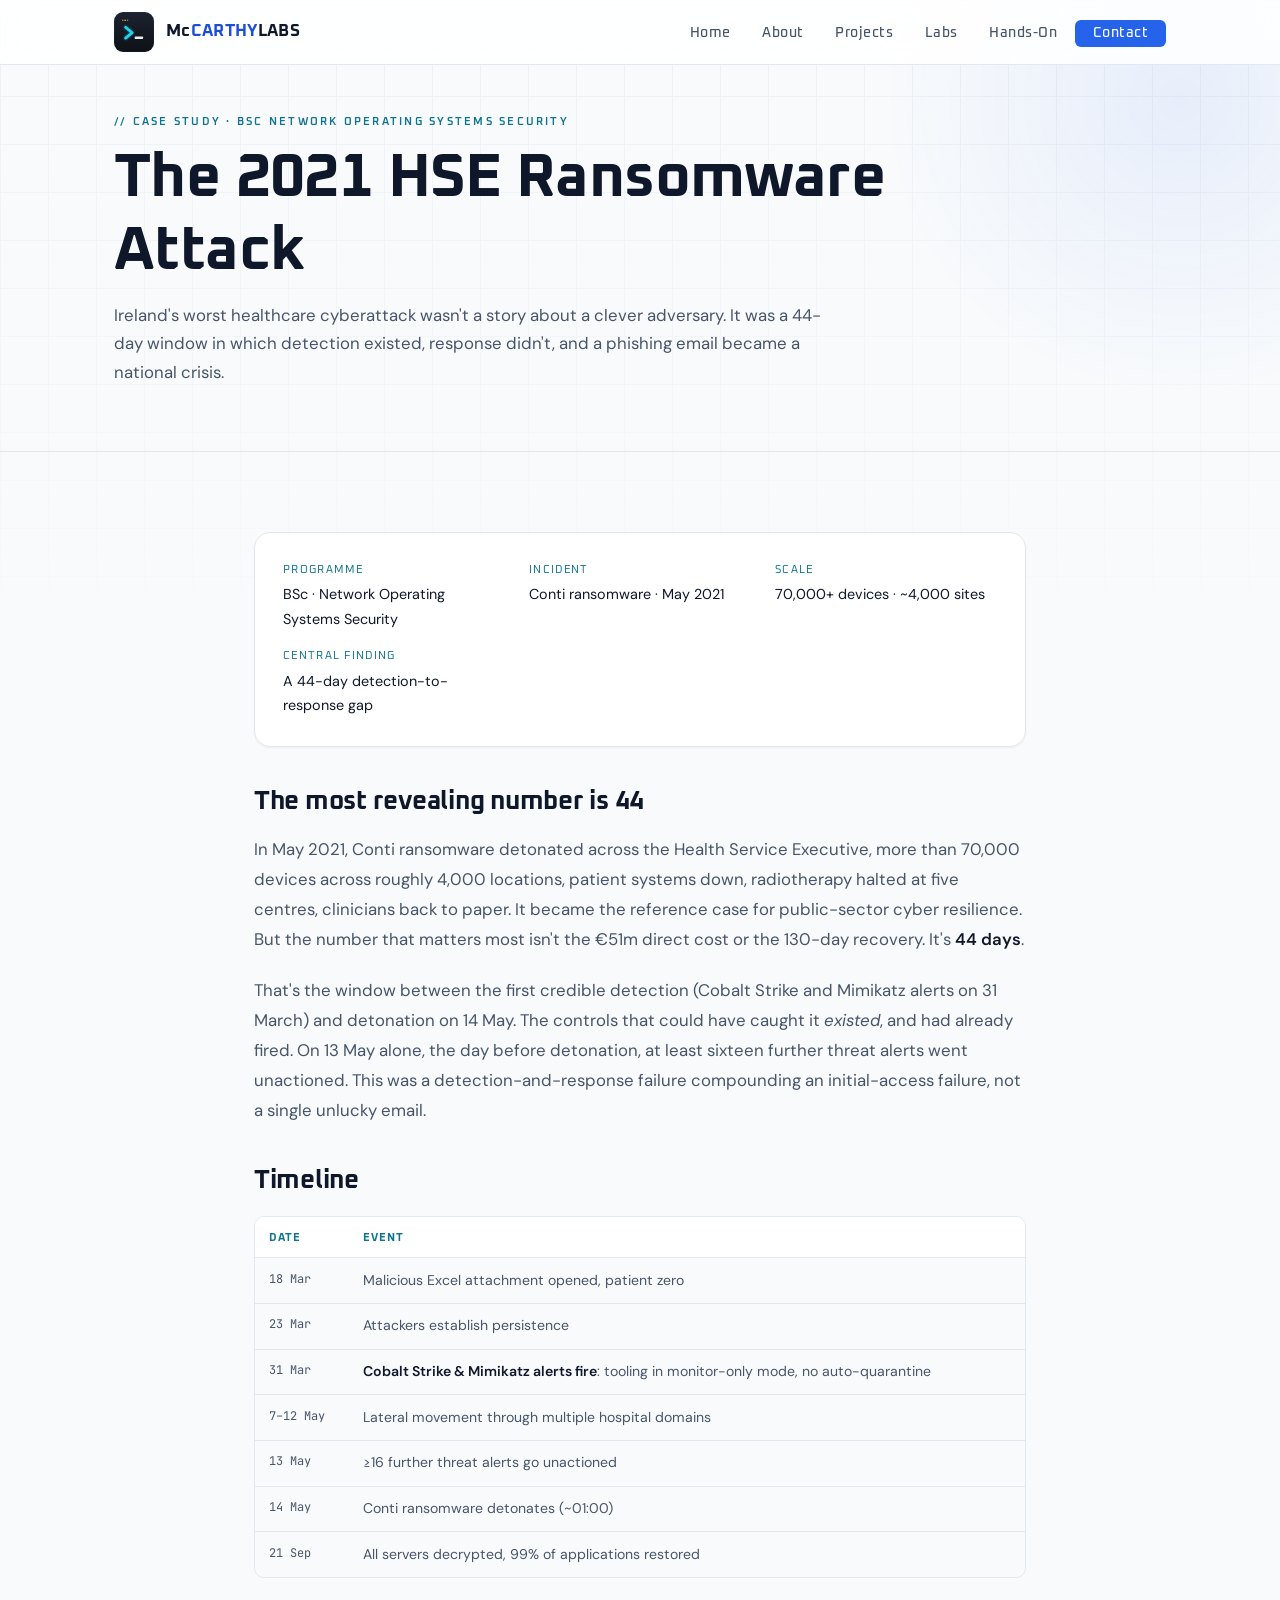
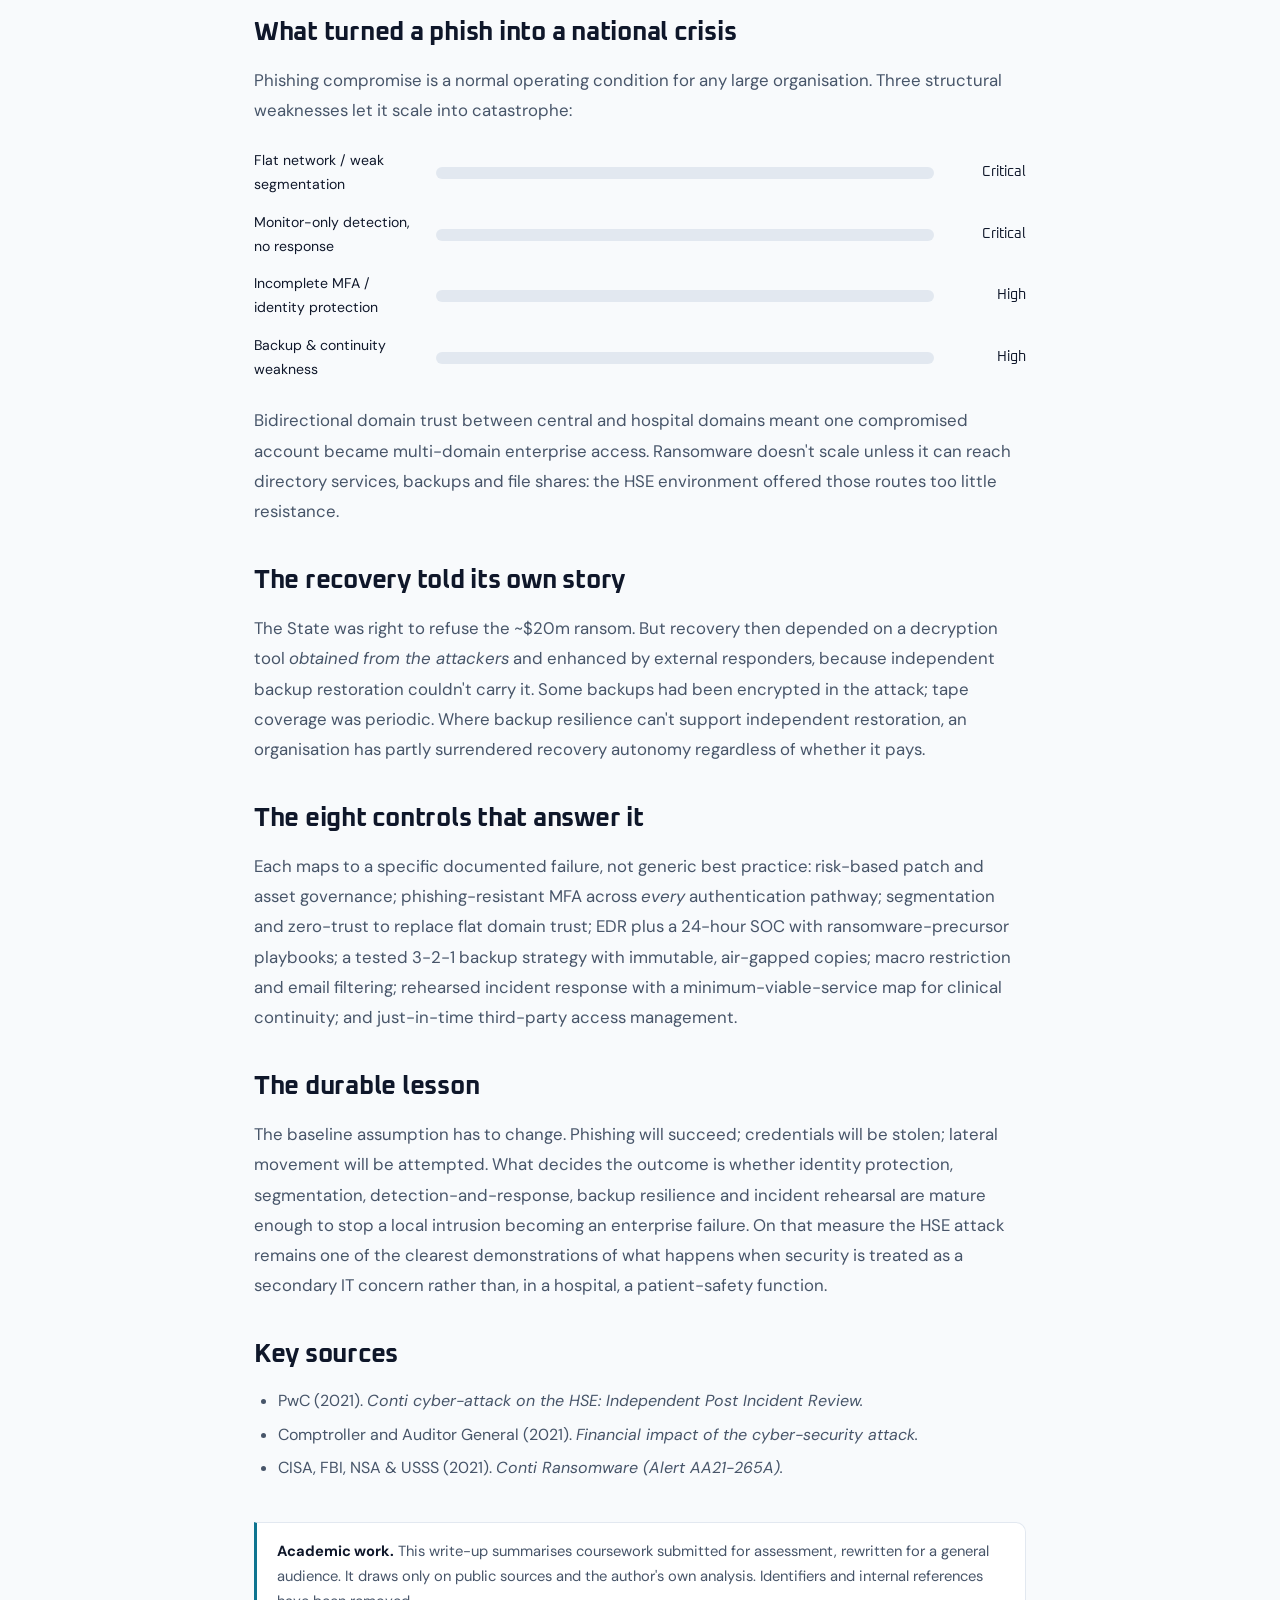
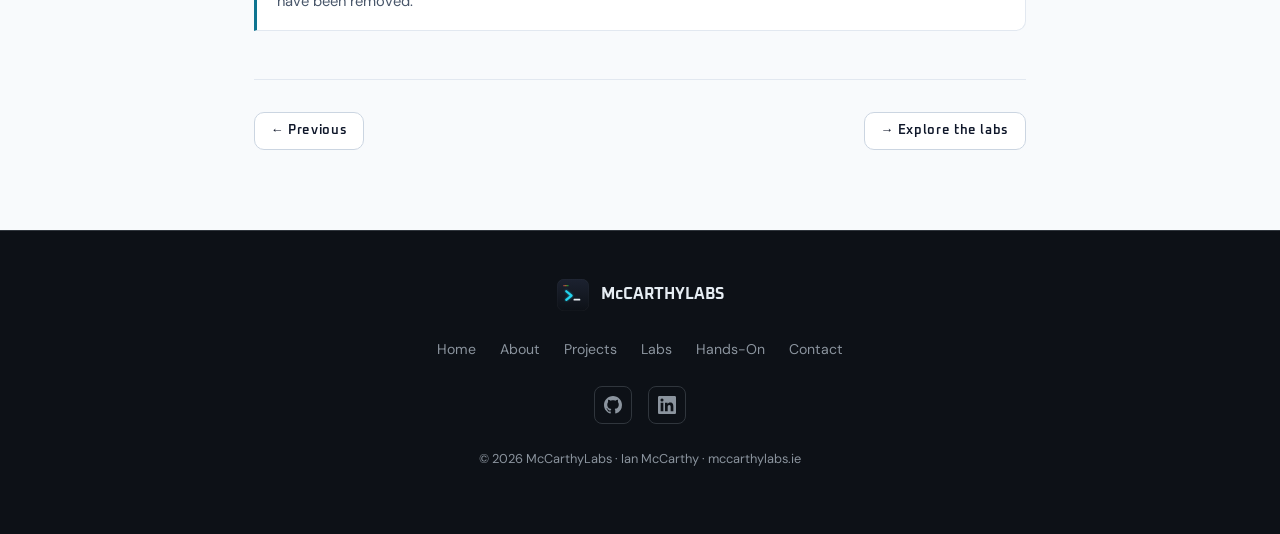
<file: projects/hse-ransomware-analysis.html>
<!DOCTYPE html>
<html lang="en">
<head>
  <meta charset="UTF-8" />
  <meta name="viewport" content="width=device-width, initial-scale=1.0" />
  <title>The 2021 HSE Ransomware Attack: A Technical Review | McCarthyLabs</title>
  <meta name="description" content="Ian McCarthy's technical review of the 2021 HSE Conti ransomware attack: the 44-day detection-to-detonation window, the structural failures that let a phishing email become a national crisis, and the eight controls that answer them." />
  <meta property="og:title" content="The 2021 HSE Ransomware Attack: A Technical Review | McCarthyLabs" />
  <meta property="og:description" content="Ian McCarthy's technical review of the 2021 HSE Conti ransomware attack: the 44-day detection-to-detonation window, the structural failures that let a phishing email become a national crisis, and the eight controls that answer them." />
  <meta property="og:url" content="https://mccarthylabs.ie/projects/hse-ransomware-analysis.html" />
  <meta property="og:type" content="website" />
  <link rel="canonical" href="https://mccarthylabs.ie/projects/hse-ransomware-analysis.html" />
  <link rel="icon" href="../assets/logo.svg" type="image/svg+xml" />
  <link rel="icon" href="../assets/favicon-32.png" type="image/png" sizes="32x32" />
  <link rel="apple-touch-icon" href="../assets/apple-touch-icon.png" />
  <link rel="stylesheet" href="../assets/style.css" />
</head>
<body>

<nav class="navbar">
  <div class="nav-inner">
    <a href="../index.html" class="nav-logo">
      <img src="../assets/logo.svg" alt="McCarthyLabs Logo" />
      <span class="nav-logo-text">Mc<span>CARTHY</span>LABS</span>
    </a>
    <button class="nav-toggle" id="navToggle" aria-label="Toggle menu">☰</button>
    <ul class="nav-links" id="navLinks">
      <li><a href="../index.html">Home</a></li>
      <li><a href="../about.html">About</a></li>
      <li><a href="../projects.html">Projects</a></li>
      <li><a href="../labs.html">Labs</a></li>
      <li><a href="../ctf.html">Hands-On</a></li>
      <li><a href="../contact.html" class="nav-cta">Contact</a></li>
    </ul>
  </div>
</nav>

<main>
  <section class="page-hero">
    <div class="container">
      <span class="eyebrow fade-up">// Case Study · BSc Network Operating Systems Security</span>
      <h1 class="fade-up-1" style="max-width:860px;">The 2021 HSE Ransomware Attack</h1>
      <p class="fade-up-2" style="max-width:720px;font-size:1.05rem;margin-top:0.75rem;">Ireland's worst healthcare cyberattack wasn't a story about a clever adversary. It was a 44-day window in which detection existed, response didn't, and a phishing email became a national crisis.</p>
    </div>
  </section>

  <section class="section">
    <div class="container" style="max-width:820px;">
      <div class="card" style="margin:0 0 2rem;"><div class="glance"><div><span>Programme</span>BSc · Network Operating Systems Security</div><div><span>Incident</span>Conti ransomware · May 2021</div><div><span>Scale</span>70,000+ devices · ~4,000 sites</div><div><span>Central finding</span>A 44-day detection-to-response gap</div></div></div>
      <div class="prose" style="max-width:none;">

        <h2>The most revealing number is 44</h2>
        <p>In May 2021, Conti ransomware detonated across the Health Service Executive, more than 70,000 devices across roughly 4,000 locations, patient systems down, radiotherapy halted at five centres, clinicians back to paper. It became the reference case for public-sector cyber resilience. But the number that matters most isn't the €51m direct cost or the 130-day recovery. It's <strong>44 days</strong>.</p>
        <p>That's the window between the first credible detection (Cobalt Strike and Mimikatz alerts on 31 March) and detonation on 14 May. The controls that could have caught it <em>existed</em>, and had already fired. On 13 May alone, the day before detonation, at least sixteen further threat alerts went unactioned. This was a detection-and-response failure compounding an initial-access failure, not a single unlucky email.</p>

        <h2>Timeline</h2>
        <div class="table-wrap">
          <table class="data-table">
            <thead><tr><th>Date</th><th>Event</th></tr></thead>
            <tbody>
              <tr><td class="mono">18 Mar</td><td>Malicious Excel attachment opened, patient zero</td></tr>
              <tr><td class="mono">23 Mar</td><td>Attackers establish persistence</td></tr>
              <tr><td class="mono">31 Mar</td><td><strong>Cobalt Strike &amp; Mimikatz alerts fire</strong>: tooling in monitor-only mode, no auto-quarantine</td></tr>
              <tr><td class="mono">7–12 May</td><td>Lateral movement through multiple hospital domains</td></tr>
              <tr><td class="mono">13 May</td><td>≥16 further threat alerts go unactioned</td></tr>
              <tr><td class="mono">14 May</td><td>Conti ransomware detonates (~01:00)</td></tr>
              <tr><td class="mono">21 Sep</td><td>All servers decrypted, 99% of applications restored</td></tr>
            </tbody>
          </table>
        </div>

        <h2>What turned a phish into a national crisis</h2>
        <p>Phishing compromise is a normal operating condition for any large organisation. Three structural weaknesses let it scale into catastrophe:</p>
        <div class="bar-chart">
          <div class="bar-row"><span class="label">Flat network / weak segmentation</span><span class="track"><span class="fill" style="width:95%"></span></span><span class="value">Critical</span></div>
          <div class="bar-row"><span class="label">Monitor-only detection, no response</span><span class="track"><span class="fill" style="width:92%"></span></span><span class="value">Critical</span></div>
          <div class="bar-row"><span class="label">Incomplete MFA / identity protection</span><span class="track"><span class="fill" style="width:80%"></span></span><span class="value">High</span></div>
          <div class="bar-row"><span class="label">Backup &amp; continuity weakness</span><span class="track"><span class="fill" style="width:72%"></span></span><span class="value">High</span></div>
        </div>
        <p>Bidirectional domain trust between central and hospital domains meant one compromised account became multi-domain enterprise access. Ransomware doesn't scale unless it can reach directory services, backups and file shares: the HSE environment offered those routes too little resistance.</p>

        <h2>The recovery told its own story</h2>
        <p>The State was right to refuse the ~$20m ransom. But recovery then depended on a decryption tool <em>obtained from the attackers</em> and enhanced by external responders, because independent backup restoration couldn't carry it. Some backups had been encrypted in the attack; tape coverage was periodic. Where backup resilience can't support independent restoration, an organisation has partly surrendered recovery autonomy regardless of whether it pays.</p>

        <h2>The eight controls that answer it</h2>
        <p>Each maps to a specific documented failure, not generic best practice: risk-based patch and asset governance; phishing-resistant MFA across <em>every</em> authentication pathway; segmentation and zero-trust to replace flat domain trust; EDR plus a 24-hour SOC with ransomware-precursor playbooks; a tested 3-2-1 backup strategy with immutable, air-gapped copies; macro restriction and email filtering; rehearsed incident response with a minimum-viable-service map for clinical continuity; and just-in-time third-party access management.</p>

        <h2>The durable lesson</h2>
        <p>The baseline assumption has to change. Phishing will succeed; credentials will be stolen; lateral movement will be attempted. What decides the outcome is whether identity protection, segmentation, detection-and-response, backup resilience and incident rehearsal are mature enough to stop a local intrusion becoming an enterprise failure. On that measure the HSE attack remains one of the clearest demonstrations of what happens when security is treated as a secondary IT concern rather than, in a hospital, a patient-safety function.</p>

        <h2>Key sources</h2>
        <ul>
          <li>PwC (2021). <em>Conti cyber-attack on the HSE: Independent Post Incident Review.</em></li>
          <li>Comptroller and Auditor General (2021). <em>Financial impact of the cyber-security attack.</em></li>
          <li>CISA, FBI, NSA &amp; USSS (2021). <em>Conti Ransomware (Alert AA21-265A).</em></li>
        </ul>
      </div>
      <div class="callout" style="margin-top:2.5rem;"><strong>Academic work.</strong> This write-up summarises coursework submitted for assessment, rewritten for a general audience. It draws only on public sources and the author's own analysis. Identifiers and internal references have been removed.</div>
      <div class="page-nav">
        <a href="midnight-blizzard-attack-analysis.html" class="btn btn-outline btn-sm">← Previous</a>
        <a href="../labs.html" class="btn btn-outline btn-sm">→ Explore the labs</a>
      </div>
    </div>
  </section>
</main>

<footer class="footer">
  <div class="container">
    <div class="footer-inner">
      <div class="footer-logo"><img src="../assets/logo.svg" alt="McCarthyLabs" /> McCARTHYLABS</div>
      <ul class="footer-links"><li><a href="../index.html">Home</a></li><li><a href="../about.html">About</a></li><li><a href="../projects.html">Projects</a></li><li><a href="../labs.html">Labs</a></li><li><a href="../ctf.html">Hands-On</a></li><li><a href="../contact.html">Contact</a></li></ul>
      <div class="footer-social">
        <a href="https://github.com/mccarthylabs-ie" target="_blank" rel="noopener" class="social-icon" aria-label="GitHub"><svg width="18" height="18" viewBox="0 0 24 24" fill="currentColor"><path d="M12 0C5.37 0 0 5.37 0 12c0 5.31 3.435 9.795 8.205 11.385.6.105.825-.255.825-.57 0-.285-.015-1.23-.015-2.235-3.015.555-3.795-.735-4.035-1.41-.135-.345-.72-1.41-1.23-1.695-.42-.225-1.02-.78-.015-.795.945-.015 1.62.87 1.845 1.23 1.08 1.815 2.805 1.305 3.495.99.105-.78.42-1.305.765-1.605-2.67-.3-5.46-1.335-5.46-5.925 0-1.305.465-2.385 1.23-3.225-.12-.3-.54-1.53.12-3.18 0 0 1.005-.315 3.3 1.23.96-.27 1.98-.405 3-.405s2.04.135 3 .405c2.295-1.56 3.3-1.23 3.3-1.23.66 1.65.24 2.88.12 3.18.765.84 1.23 1.905 1.23 3.225 0 4.605-2.805 5.625-5.475 5.925.435.375.81 1.095.81 2.22 0 1.605-.015 2.895-.015 3.3 0 .315.225.69.825.57A12.02 12.02 0 0 0 24 12c0-6.63-5.37-12-12-12z"/></svg></a>
        <a href="https://www.linkedin.com/in/mrianmccarthy/" target="_blank" rel="noopener" class="social-icon" aria-label="LinkedIn"><svg width="18" height="18" viewBox="0 0 24 24" fill="currentColor"><path d="M20.447 20.452h-3.554v-5.569c0-1.328-.027-3.037-1.852-3.037-1.853 0-2.136 1.445-2.136 2.939v5.667H9.351V9h3.414v1.561h.046c.477-.9 1.637-1.85 3.37-1.85 3.601 0 4.267 2.37 4.267 5.455v6.286zM5.337 7.433a2.062 2.062 0 0 1-2.063-2.065 2.064 2.064 0 1 1 2.063 2.065zm1.782 13.019H3.555V9h3.564v11.452zM22.225 0H1.771C.792 0 0 .774 0 1.729v20.542C0 23.227.792 24 1.771 24h20.451C23.2 24 24 23.227 24 22.271V1.729C24 .774 23.2 0 22.222 0h.003z"/></svg></a>
      </div>
      <p class="footer-copy">© 2026 McCarthyLabs · Ian McCarthy · mccarthylabs.ie</p>
    </div>
  </div>
</footer>

<button class="scroll-top" id="scrollTop" aria-label="Back to top">↑</button>

<script>
  document.getElementById('navToggle').addEventListener('click', () => document.getElementById('navLinks').classList.toggle('open'));
  const scrollBtn = document.getElementById('scrollTop');
  window.addEventListener('scroll', () => scrollBtn.classList.toggle('visible', window.scrollY > 400));
  scrollBtn.addEventListener('click', () => window.scrollTo({ top: 0, behavior: 'smooth' }));
</script>
</body>
</html>
</file>
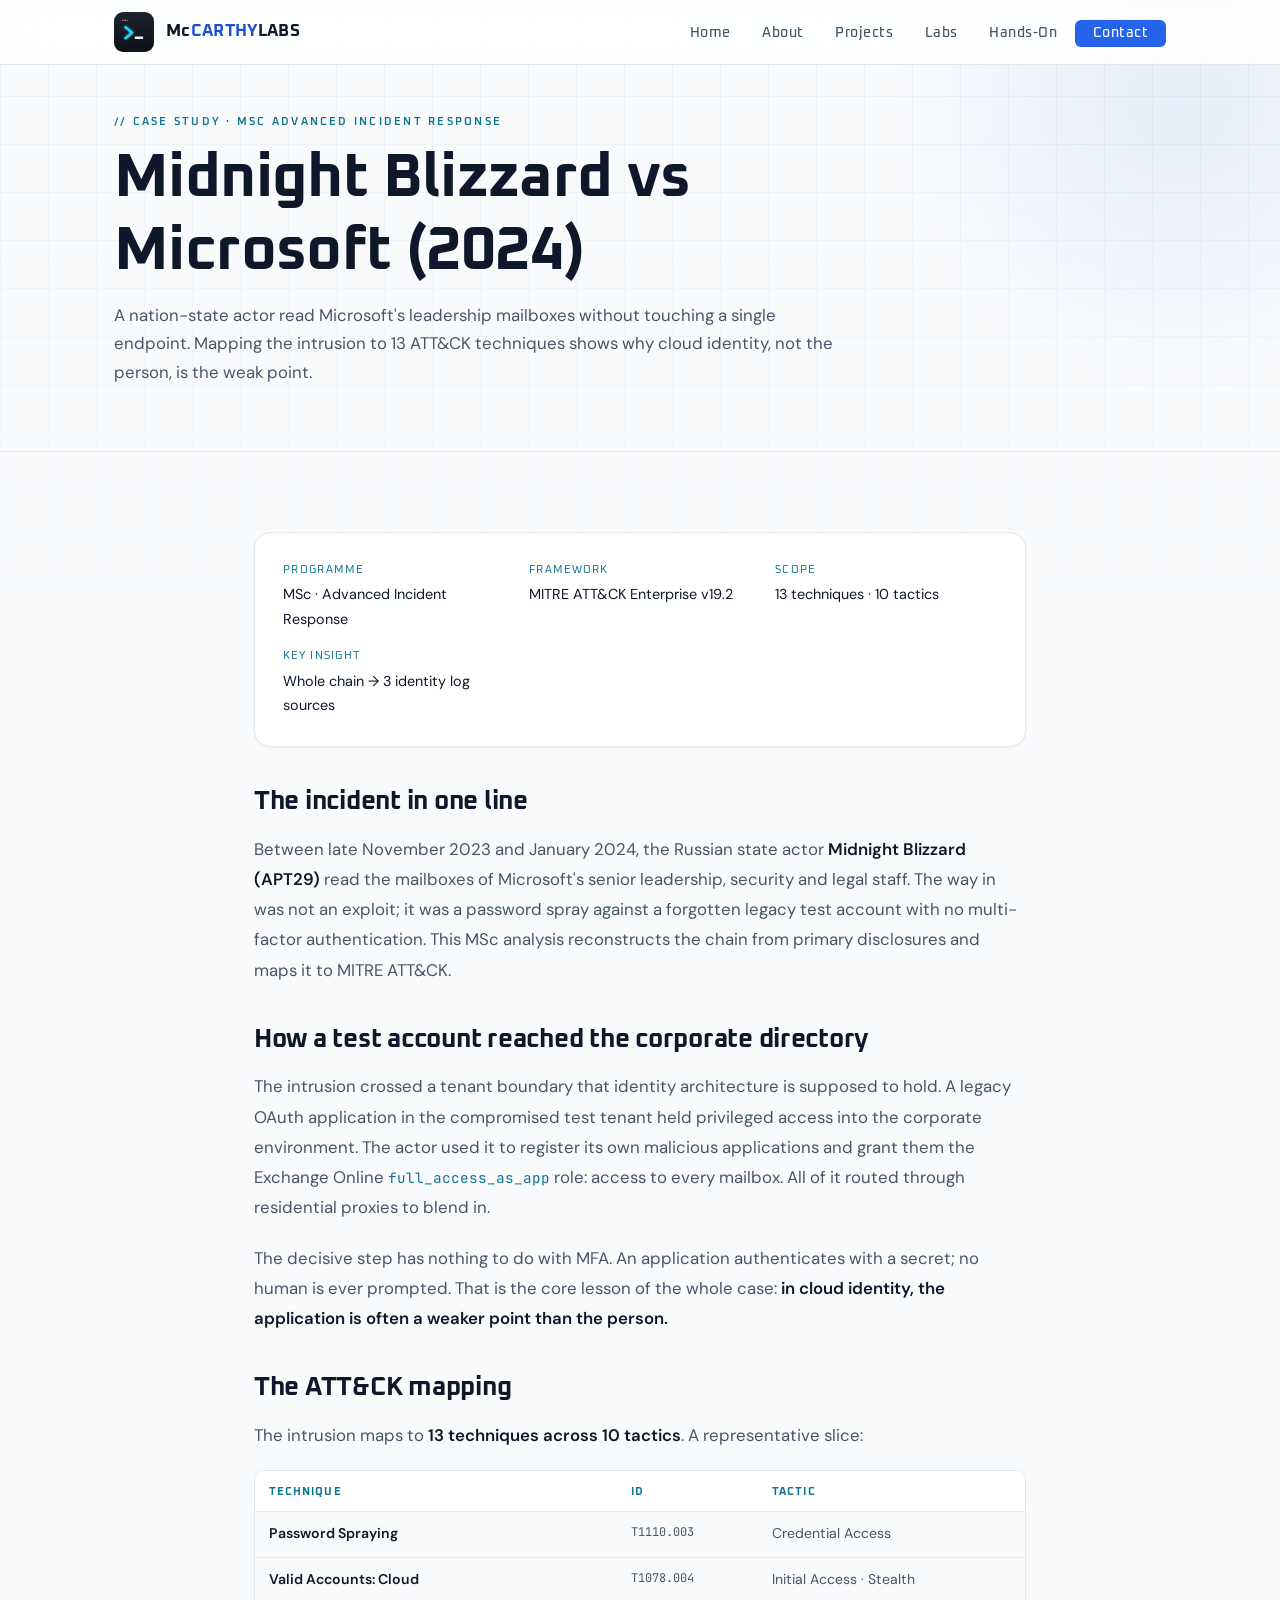
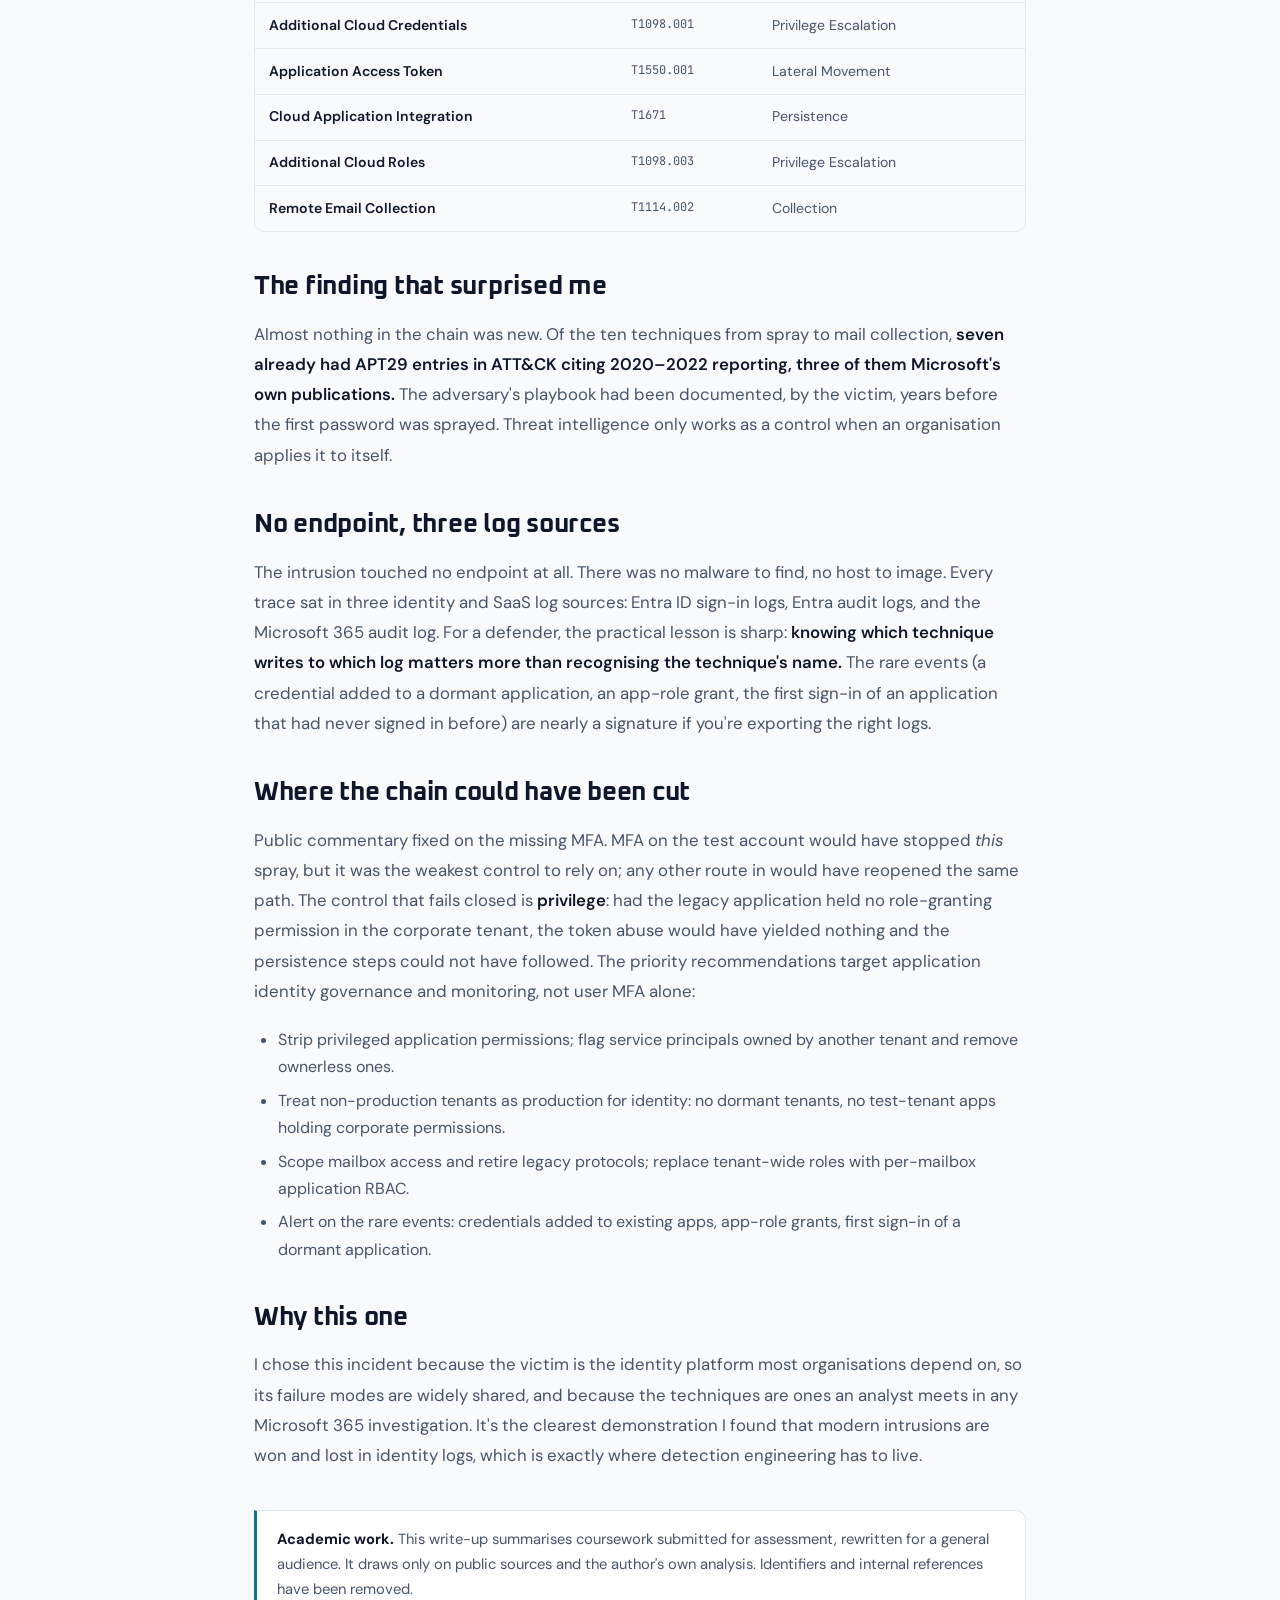
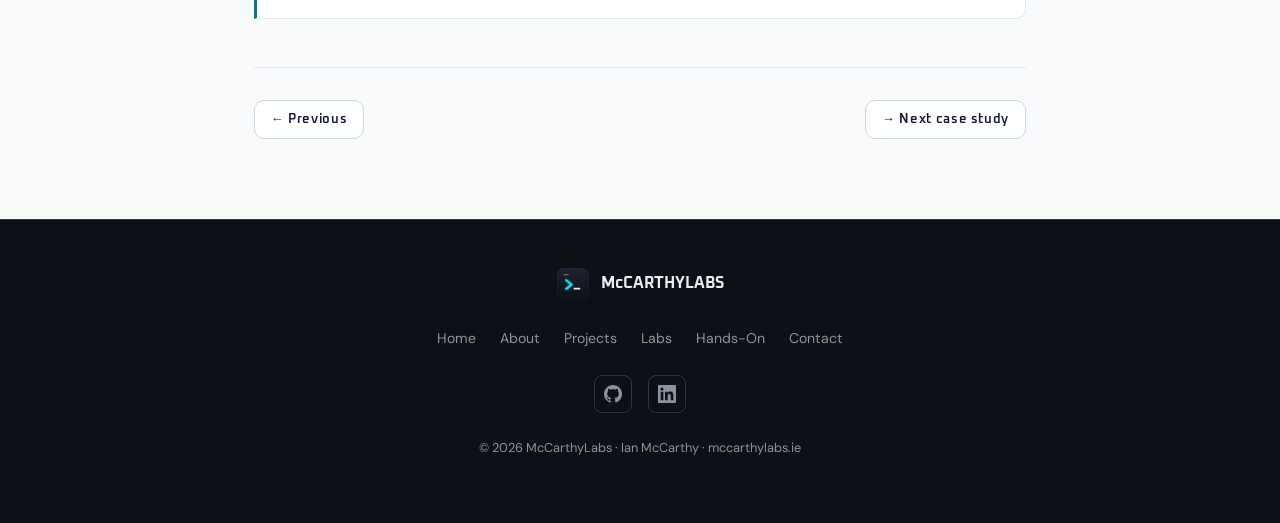
<file: projects/midnight-blizzard-attack-analysis.html>
<!DOCTYPE html>
<html lang="en">
<head>
  <meta charset="UTF-8" />
  <meta name="viewport" content="width=device-width, initial-scale=1.0" />
  <title>Midnight Blizzard vs Microsoft: A MITRE ATT&amp;CK Analysis | McCarthyLabs</title>
  <meta name="description" content="MSc incident analysis by Ian McCarthy mapping the 2024 Midnight Blizzard / Microsoft cloud-identity intrusion to 13 MITRE ATT&amp;CK techniques, and showing the entire chain resolves to three identity log sources." />
  <meta property="og:title" content="Midnight Blizzard vs Microsoft: A MITRE ATT&amp;CK Analysis | McCarthyLabs" />
  <meta property="og:description" content="MSc incident analysis by Ian McCarthy mapping the 2024 Midnight Blizzard / Microsoft cloud-identity intrusion to 13 MITRE ATT&amp;CK techniques, and showing the entire chain resolves to three identity log sources." />
  <meta property="og:url" content="https://mccarthylabs.ie/projects/midnight-blizzard-attack-analysis.html" />
  <meta property="og:type" content="website" />
  <link rel="canonical" href="https://mccarthylabs.ie/projects/midnight-blizzard-attack-analysis.html" />
  <link rel="icon" href="../assets/logo.svg" type="image/svg+xml" />
  <link rel="icon" href="../assets/favicon-32.png" type="image/png" sizes="32x32" />
  <link rel="apple-touch-icon" href="../assets/apple-touch-icon.png" />
  <link rel="stylesheet" href="../assets/style.css" />
</head>
<body>

<nav class="navbar">
  <div class="nav-inner">
    <a href="../index.html" class="nav-logo">
      <img src="../assets/logo.svg" alt="McCarthyLabs Logo" />
      <span class="nav-logo-text">Mc<span>CARTHY</span>LABS</span>
    </a>
    <button class="nav-toggle" id="navToggle" aria-label="Toggle menu">☰</button>
    <ul class="nav-links" id="navLinks">
      <li><a href="../index.html">Home</a></li>
      <li><a href="../about.html">About</a></li>
      <li><a href="../projects.html">Projects</a></li>
      <li><a href="../labs.html">Labs</a></li>
      <li><a href="../ctf.html">Hands-On</a></li>
      <li><a href="../contact.html" class="nav-cta">Contact</a></li>
    </ul>
  </div>
</nav>

<main>
  <section class="page-hero">
    <div class="container">
      <span class="eyebrow fade-up">// Case Study · MSc Advanced Incident Response</span>
      <h1 class="fade-up-1" style="max-width:860px;">Midnight Blizzard vs Microsoft (2024)</h1>
      <p class="fade-up-2" style="max-width:720px;font-size:1.05rem;margin-top:0.75rem;">A nation-state actor read Microsoft's leadership mailboxes without touching a single endpoint. Mapping the intrusion to 13 ATT&amp;CK techniques shows why cloud identity, not the person, is the weak point.</p>
    </div>
  </section>

  <section class="section">
    <div class="container" style="max-width:820px;">
      <div class="card" style="margin:0 0 2rem;"><div class="glance"><div><span>Programme</span>MSc · Advanced Incident Response</div><div><span>Framework</span>MITRE ATT&amp;CK Enterprise v19.2</div><div><span>Scope</span>13 techniques · 10 tactics</div><div><span>Key insight</span>Whole chain → 3 identity log sources</div></div></div>
      <div class="prose" style="max-width:none;">

        <h2>The incident in one line</h2>
        <p>Between late November 2023 and January 2024, the Russian state actor <strong>Midnight Blizzard (APT29)</strong> read the mailboxes of Microsoft's senior leadership, security and legal staff. The way in was not an exploit; it was a password spray against a forgotten legacy test account with no multi-factor authentication. This MSc analysis reconstructs the chain from primary disclosures and maps it to MITRE ATT&amp;CK.</p>

        <h2>How a test account reached the corporate directory</h2>
        <p>The intrusion crossed a tenant boundary that identity architecture is supposed to hold. A legacy OAuth application in the compromised test tenant held privileged access into the corporate environment. The actor used it to register its own malicious applications and grant them the Exchange Online <span class="mono">full_access_as_app</span> role: access to every mailbox. All of it routed through residential proxies to blend in.</p>
        <p>The decisive step has nothing to do with MFA. An application authenticates with a secret; no human is ever prompted. That is the core lesson of the whole case: <strong>in cloud identity, the application is often a weaker point than the person.</strong></p>

        <h2>The ATT&amp;CK mapping</h2>
        <p>The intrusion maps to <strong>13 techniques across 10 tactics</strong>. A representative slice:</p>
        <div class="table-wrap">
          <table class="data-table">
            <thead><tr><th>Technique</th><th>ID</th><th>Tactic</th></tr></thead>
            <tbody>
              <tr><td><strong>Password Spraying</strong></td><td class="mono">T1110.003</td><td>Credential Access</td></tr>
              <tr><td><strong>Valid Accounts: Cloud</strong></td><td class="mono">T1078.004</td><td>Initial Access · Stealth</td></tr>
              <tr><td><strong>Additional Cloud Credentials</strong></td><td class="mono">T1098.001</td><td>Privilege Escalation</td></tr>
              <tr><td><strong>Application Access Token</strong></td><td class="mono">T1550.001</td><td>Lateral Movement</td></tr>
              <tr><td><strong>Cloud Application Integration</strong></td><td class="mono">T1671</td><td>Persistence</td></tr>
              <tr><td><strong>Additional Cloud Roles</strong></td><td class="mono">T1098.003</td><td>Privilege Escalation</td></tr>
              <tr><td><strong>Remote Email Collection</strong></td><td class="mono">T1114.002</td><td>Collection</td></tr>
            </tbody>
          </table>
        </div>

        <h2>The finding that surprised me</h2>
        <p>Almost nothing in the chain was new. Of the ten techniques from spray to mail collection, <strong>seven already had APT29 entries in ATT&amp;CK citing 2020–2022 reporting, three of them Microsoft's own publications.</strong> The adversary's playbook had been documented, by the victim, years before the first password was sprayed. Threat intelligence only works as a control when an organisation applies it to itself.</p>

        <h2>No endpoint, three log sources</h2>
        <p>The intrusion touched no endpoint at all. There was no malware to find, no host to image. Every trace sat in three identity and SaaS log sources: Entra ID sign-in logs, Entra audit logs, and the Microsoft 365 audit log. For a defender, the practical lesson is sharp: <strong>knowing which technique writes to which log matters more than recognising the technique's name.</strong> The rare events (a credential added to a dormant application, an app-role grant, the first sign-in of an application that had never signed in before) are nearly a signature if you're exporting the right logs.</p>

        <h2>Where the chain could have been cut</h2>
        <p>Public commentary fixed on the missing MFA. MFA on the test account would have stopped <em>this</em> spray, but it was the weakest control to rely on; any other route in would have reopened the same path. The control that fails closed is <strong>privilege</strong>: had the legacy application held no role-granting permission in the corporate tenant, the token abuse would have yielded nothing and the persistence steps could not have followed. The priority recommendations target application identity governance and monitoring, not user MFA alone:</p>
        <ul>
          <li>Strip privileged application permissions; flag service principals owned by another tenant and remove ownerless ones.</li>
          <li>Treat non-production tenants as production for identity: no dormant tenants, no test-tenant apps holding corporate permissions.</li>
          <li>Scope mailbox access and retire legacy protocols; replace tenant-wide roles with per-mailbox application RBAC.</li>
          <li>Alert on the rare events: credentials added to existing apps, app-role grants, first sign-in of a dormant application.</li>
        </ul>

        <h2>Why this one</h2>
        <p>I chose this incident because the victim is the identity platform most organisations depend on, so its failure modes are widely shared, and because the techniques are ones an analyst meets in any Microsoft 365 investigation. It's the clearest demonstration I found that modern intrusions are won and lost in identity logs, which is exactly where detection engineering has to live.</p>
      </div>
      <div class="callout" style="margin-top:2.5rem;"><strong>Academic work.</strong> This write-up summarises coursework submitted for assessment, rewritten for a general audience. It draws only on public sources and the author's own analysis. Identifiers and internal references have been removed.</div>
      <div class="page-nav">
        <a href="securing-lan-erp-mes.html" class="btn btn-outline btn-sm">← Previous</a>
        <a href="hse-ransomware-analysis.html" class="btn btn-outline btn-sm">→ Next case study</a>
      </div>
    </div>
  </section>
</main>

<footer class="footer">
  <div class="container">
    <div class="footer-inner">
      <div class="footer-logo"><img src="../assets/logo.svg" alt="McCarthyLabs" /> McCARTHYLABS</div>
      <ul class="footer-links"><li><a href="../index.html">Home</a></li><li><a href="../about.html">About</a></li><li><a href="../projects.html">Projects</a></li><li><a href="../labs.html">Labs</a></li><li><a href="../ctf.html">Hands-On</a></li><li><a href="../contact.html">Contact</a></li></ul>
      <div class="footer-social">
        <a href="https://github.com/mccarthylabs-ie" target="_blank" rel="noopener" class="social-icon" aria-label="GitHub"><svg width="18" height="18" viewBox="0 0 24 24" fill="currentColor"><path d="M12 0C5.37 0 0 5.37 0 12c0 5.31 3.435 9.795 8.205 11.385.6.105.825-.255.825-.57 0-.285-.015-1.23-.015-2.235-3.015.555-3.795-.735-4.035-1.41-.135-.345-.72-1.41-1.23-1.695-.42-.225-1.02-.78-.015-.795.945-.015 1.62.87 1.845 1.23 1.08 1.815 2.805 1.305 3.495.99.105-.78.42-1.305.765-1.605-2.67-.3-5.46-1.335-5.46-5.925 0-1.305.465-2.385 1.23-3.225-.12-.3-.54-1.53.12-3.18 0 0 1.005-.315 3.3 1.23.96-.27 1.98-.405 3-.405s2.04.135 3 .405c2.295-1.56 3.3-1.23 3.3-1.23.66 1.65.24 2.88.12 3.18.765.84 1.23 1.905 1.23 3.225 0 4.605-2.805 5.625-5.475 5.925.435.375.81 1.095.81 2.22 0 1.605-.015 2.895-.015 3.3 0 .315.225.69.825.57A12.02 12.02 0 0 0 24 12c0-6.63-5.37-12-12-12z"/></svg></a>
        <a href="https://www.linkedin.com/in/mrianmccarthy/" target="_blank" rel="noopener" class="social-icon" aria-label="LinkedIn"><svg width="18" height="18" viewBox="0 0 24 24" fill="currentColor"><path d="M20.447 20.452h-3.554v-5.569c0-1.328-.027-3.037-1.852-3.037-1.853 0-2.136 1.445-2.136 2.939v5.667H9.351V9h3.414v1.561h.046c.477-.9 1.637-1.85 3.37-1.85 3.601 0 4.267 2.37 4.267 5.455v6.286zM5.337 7.433a2.062 2.062 0 0 1-2.063-2.065 2.064 2.064 0 1 1 2.063 2.065zm1.782 13.019H3.555V9h3.564v11.452zM22.225 0H1.771C.792 0 0 .774 0 1.729v20.542C0 23.227.792 24 1.771 24h20.451C23.2 24 24 23.227 24 22.271V1.729C24 .774 23.2 0 22.222 0h.003z"/></svg></a>
      </div>
      <p class="footer-copy">© 2026 McCarthyLabs · Ian McCarthy · mccarthylabs.ie</p>
    </div>
  </div>
</footer>

<button class="scroll-top" id="scrollTop" aria-label="Back to top">↑</button>

<script>
  document.getElementById('navToggle').addEventListener('click', () => document.getElementById('navLinks').classList.toggle('open'));
  const scrollBtn = document.getElementById('scrollTop');
  window.addEventListener('scroll', () => scrollBtn.classList.toggle('visible', window.scrollY > 400));
  scrollBtn.addEventListener('click', () => window.scrollTo({ top: 0, behavior: 'smooth' }));
</script>
</body>
</html>
</file>
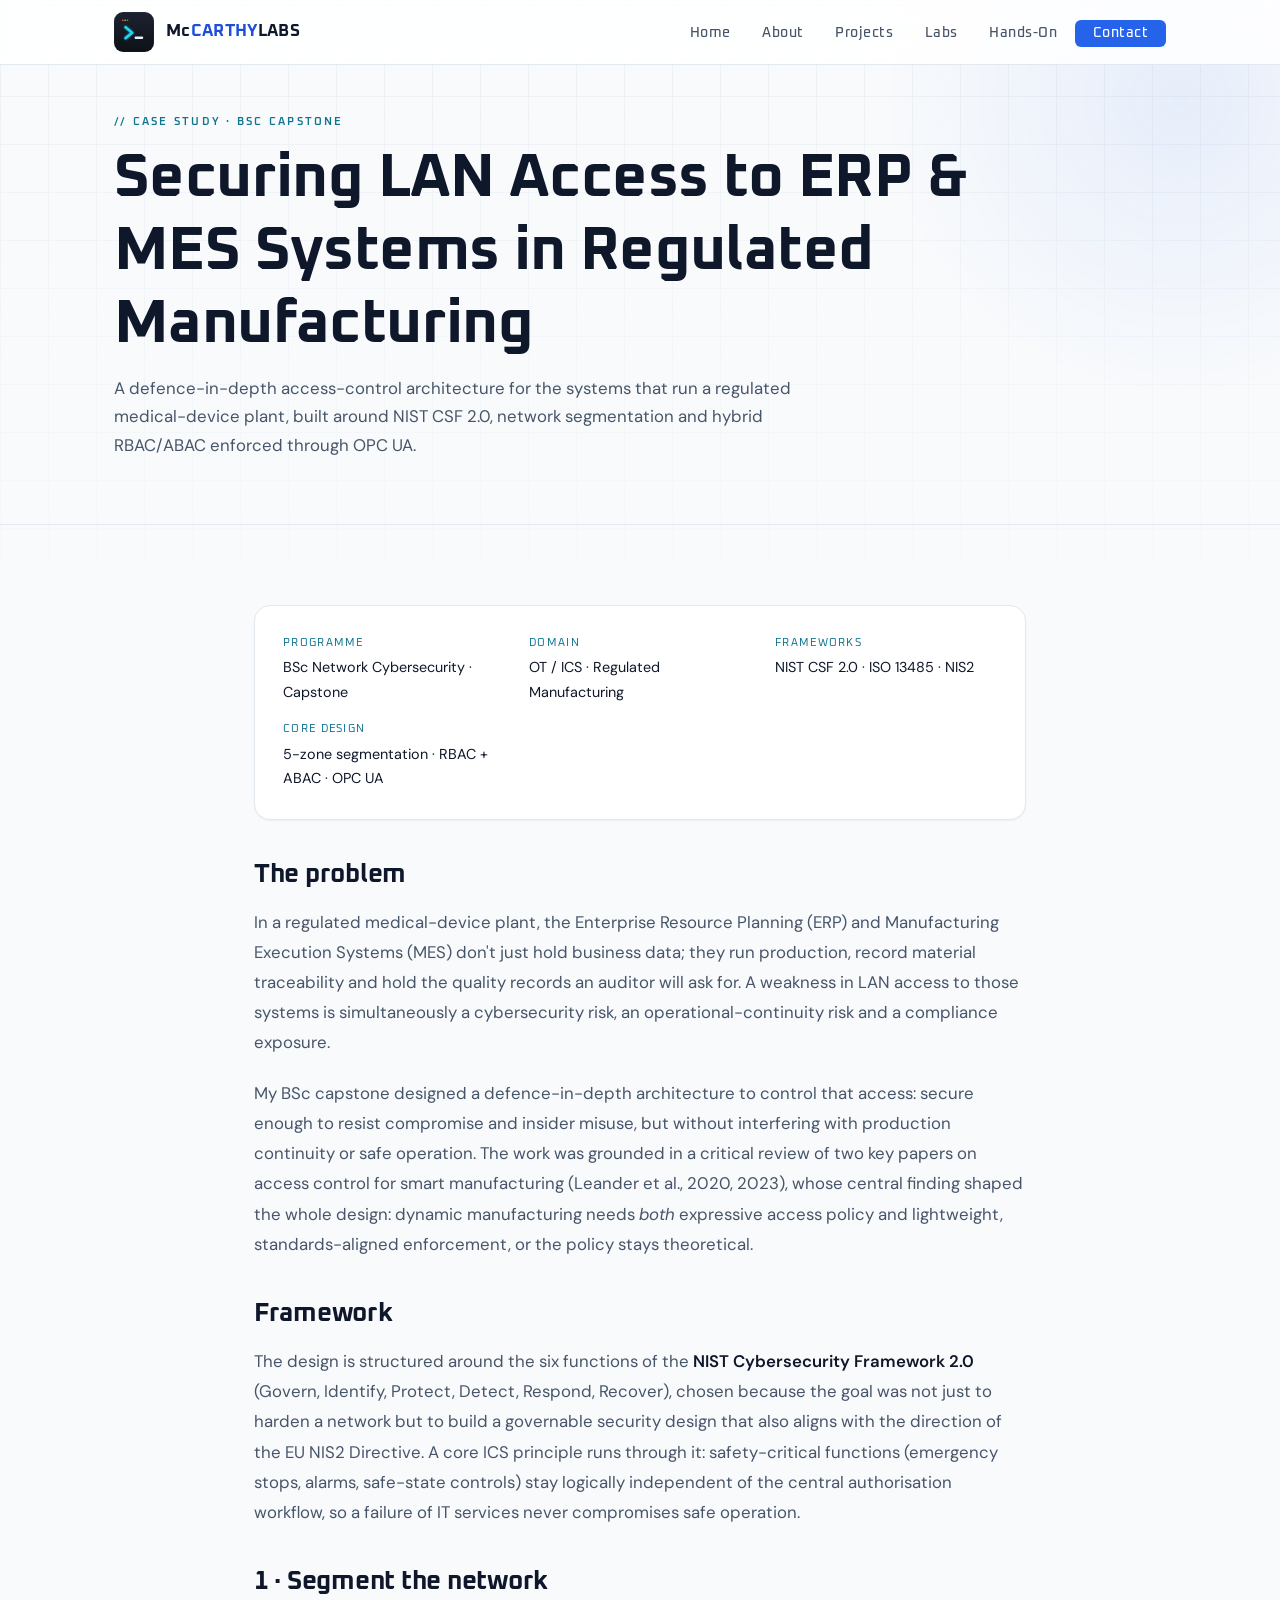
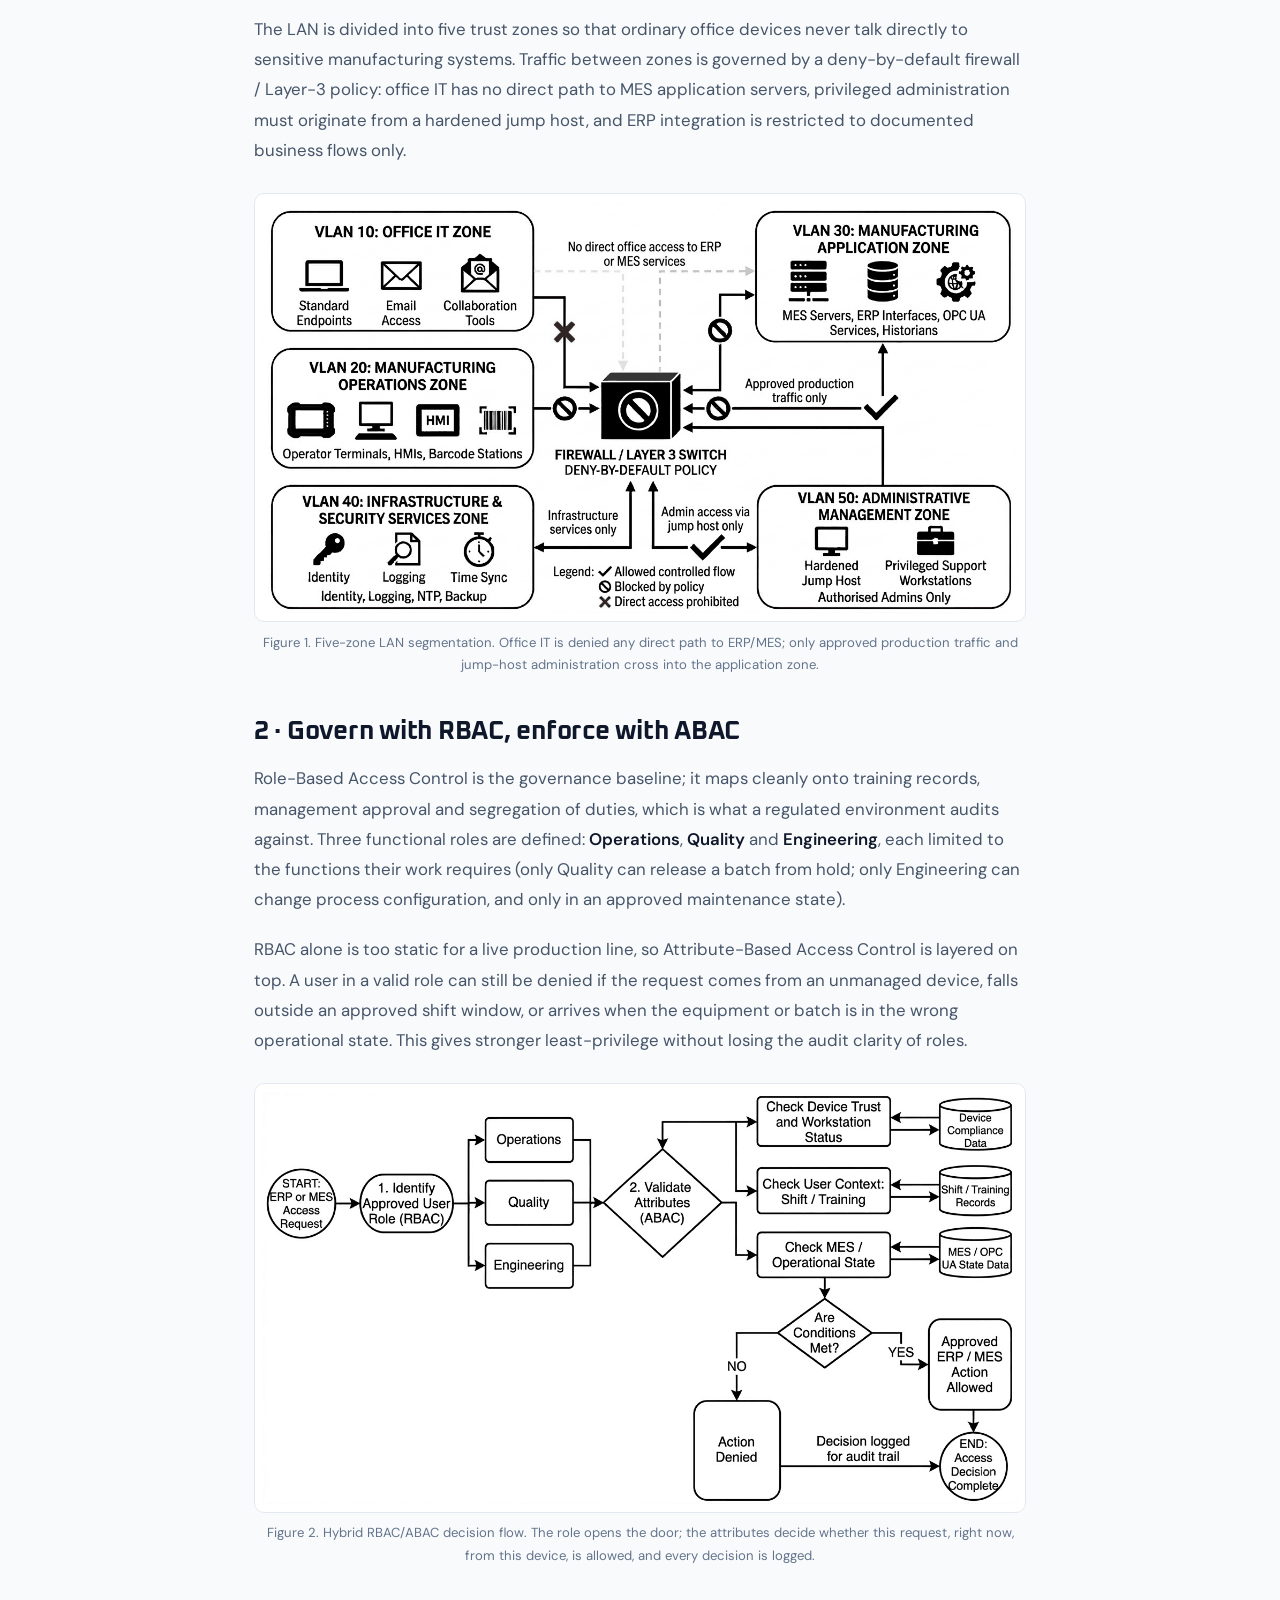
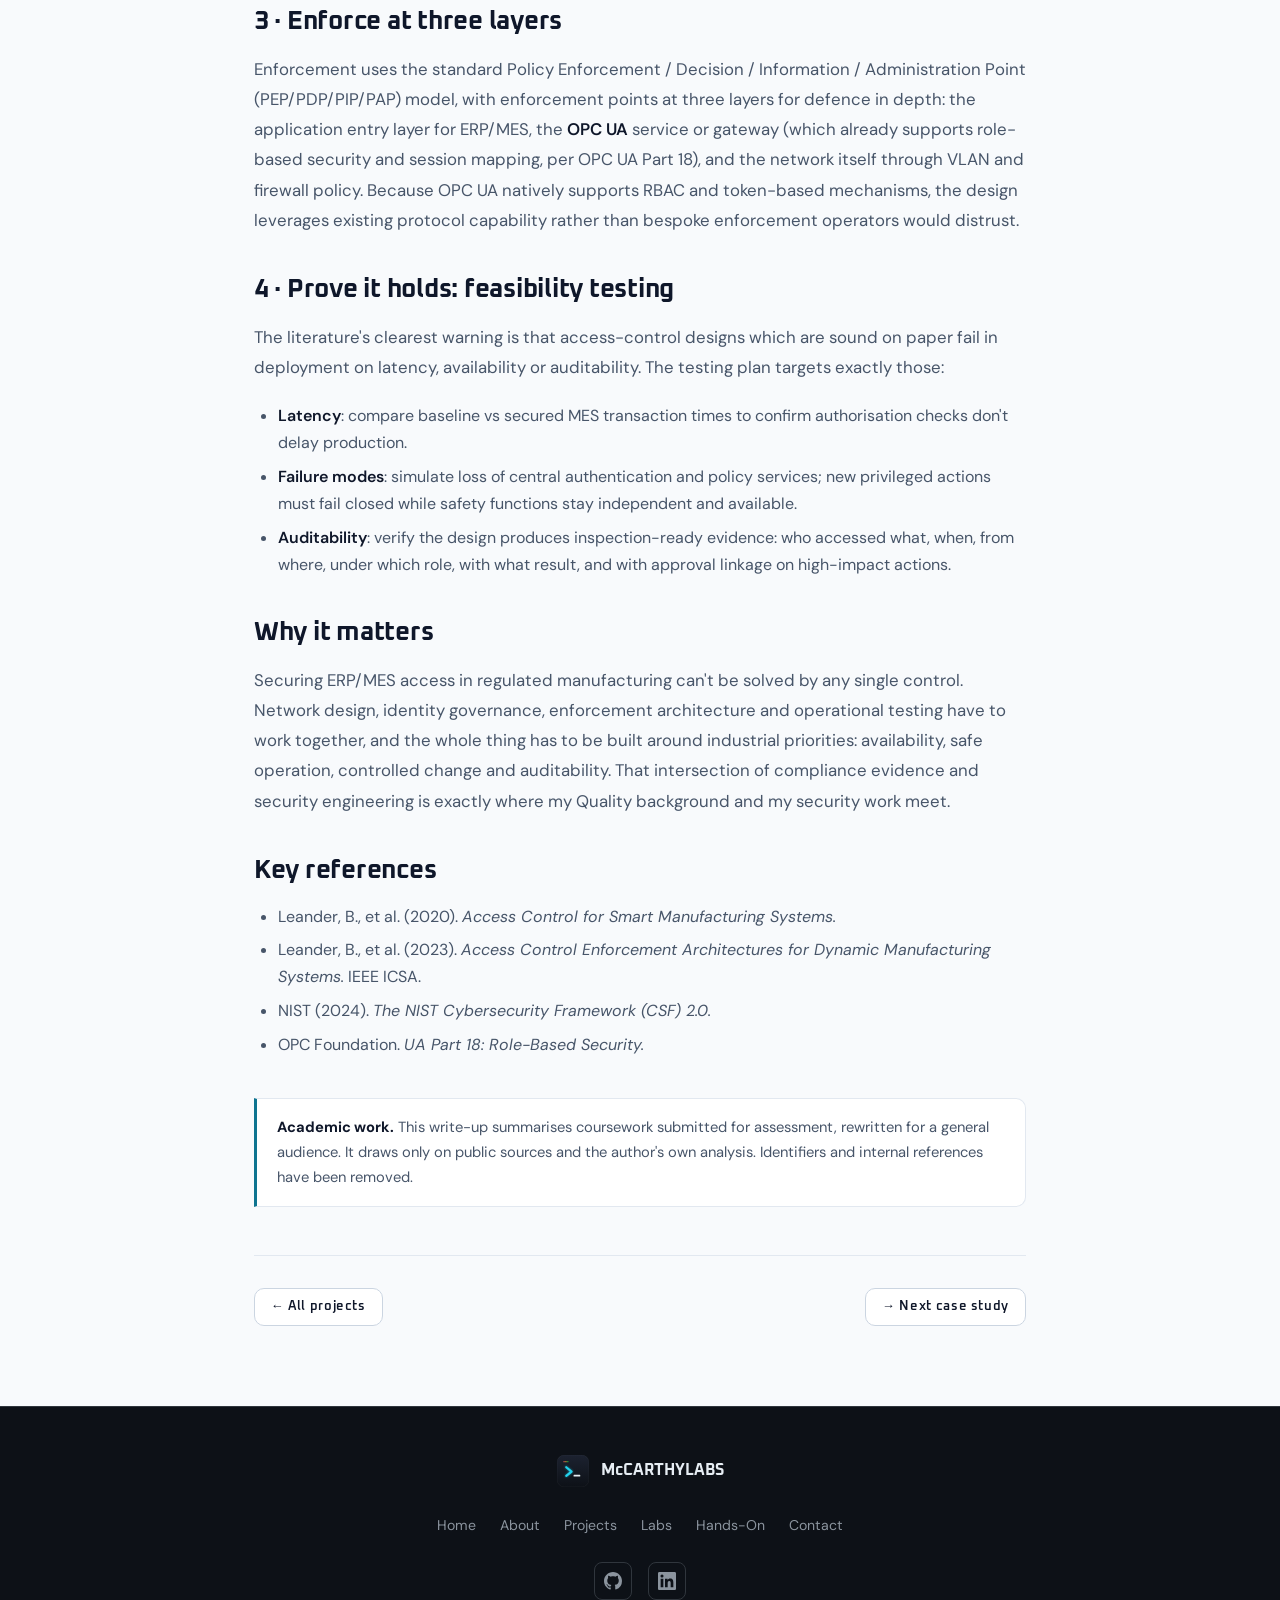
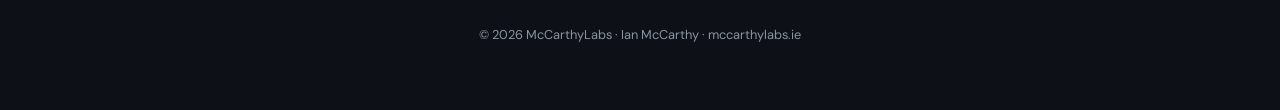
<file: projects/securing-lan-erp-mes.html>
<!DOCTYPE html>
<html lang="en">
<head>
  <meta charset="UTF-8" />
  <meta name="viewport" content="width=device-width, initial-scale=1.0" />
  <title>Securing ERP &amp; MES Access in Regulated Manufacturing | McCarthyLabs</title>
  <meta name="description" content="BSc capstone by Ian McCarthy: a defence-in-depth LAN access-control architecture for ERP and MES systems in regulated medical-device manufacturing, using NIST CSF 2.0, VLAN segmentation, hybrid RBAC/ABAC and OPC UA enforcement." />
  <meta property="og:title" content="Securing ERP &amp; MES Access in Regulated Manufacturing | McCarthyLabs" />
  <meta property="og:description" content="BSc capstone by Ian McCarthy: a defence-in-depth LAN access-control architecture for ERP and MES systems in regulated medical-device manufacturing, using NIST CSF 2.0, VLAN segmentation, hybrid RBAC/ABAC and OPC UA enforcement." />
  <meta property="og:url" content="https://mccarthylabs.ie/projects/securing-lan-erp-mes.html" />
  <meta property="og:type" content="website" />
  <link rel="canonical" href="https://mccarthylabs.ie/projects/securing-lan-erp-mes.html" />
  <link rel="icon" href="../assets/logo.svg" type="image/svg+xml" />
  <link rel="icon" href="../assets/favicon-32.png" type="image/png" sizes="32x32" />
  <link rel="apple-touch-icon" href="../assets/apple-touch-icon.png" />
  <link rel="stylesheet" href="../assets/style.css" />
</head>
<body>

<nav class="navbar">
  <div class="nav-inner">
    <a href="../index.html" class="nav-logo">
      <img src="../assets/logo.svg" alt="McCarthyLabs Logo" />
      <span class="nav-logo-text">Mc<span>CARTHY</span>LABS</span>
    </a>
    <button class="nav-toggle" id="navToggle" aria-label="Toggle menu">☰</button>
    <ul class="nav-links" id="navLinks">
      <li><a href="../index.html">Home</a></li>
      <li><a href="../about.html">About</a></li>
      <li><a href="../projects.html">Projects</a></li>
      <li><a href="../labs.html">Labs</a></li>
      <li><a href="../ctf.html">Hands-On</a></li>
      <li><a href="../contact.html" class="nav-cta">Contact</a></li>
    </ul>
  </div>
</nav>

<main>
  <section class="page-hero">
    <div class="container">
      <span class="eyebrow fade-up">// Case Study · BSc Capstone</span>
      <h1 class="fade-up-1" style="max-width:860px;">Securing LAN Access to ERP &amp; MES Systems in Regulated Manufacturing</h1>
      <p class="fade-up-2" style="max-width:720px;font-size:1.05rem;margin-top:0.75rem;">A defence-in-depth access-control architecture for the systems that run a regulated medical-device plant, built around NIST CSF 2.0, network segmentation and hybrid RBAC/ABAC enforced through OPC UA.</p>
    </div>
  </section>

  <section class="section">
    <div class="container" style="max-width:820px;">
      <div class="card" style="margin:0 0 2rem;"><div class="glance"><div><span>Programme</span>BSc Network Cybersecurity · Capstone</div><div><span>Domain</span>OT / ICS · Regulated Manufacturing</div><div><span>Frameworks</span>NIST CSF 2.0 · ISO 13485 · NIS2</div><div><span>Core design</span>5-zone segmentation · RBAC + ABAC · OPC UA</div></div></div>
      <div class="prose" style="max-width:none;">

        <h2>The problem</h2>
        <p>In a regulated medical-device plant, the Enterprise Resource Planning (ERP) and Manufacturing Execution Systems (MES) don't just hold business data; they run production, record material traceability and hold the quality records an auditor will ask for. A weakness in LAN access to those systems is simultaneously a cybersecurity risk, an operational-continuity risk and a compliance exposure.</p>
        <p>My BSc capstone designed a defence-in-depth architecture to control that access: secure enough to resist compromise and insider misuse, but without interfering with production continuity or safe operation. The work was grounded in a critical review of two key papers on access control for smart manufacturing (Leander et al., 2020, 2023), whose central finding shaped the whole design: dynamic manufacturing needs <em>both</em> expressive access policy and lightweight, standards-aligned enforcement, or the policy stays theoretical.</p>

        <h2>Framework</h2>
        <p>The design is structured around the six functions of the <strong>NIST Cybersecurity Framework 2.0</strong> (Govern, Identify, Protect, Detect, Respond, Recover), chosen because the goal was not just to harden a network but to build a governable security design that also aligns with the direction of the EU NIS2 Directive. A core ICS principle runs through it: safety-critical functions (emergency stops, alarms, safe-state controls) stay logically independent of the central authorisation workflow, so a failure of IT services never compromises safe operation.</p>

        <h2>1 · Segment the network</h2>
        <p>The LAN is divided into five trust zones so that ordinary office devices never talk directly to sensitive manufacturing systems. Traffic between zones is governed by a deny-by-default firewall / Layer-3 policy: office IT has no direct path to MES application servers, privileged administration must originate from a hardened jump host, and ERP integration is restricted to documented business flows only.</p>
        <figure class="figure">
          <img src="../assets/projects/network-segmentation.png" alt="Five-VLAN segmentation design with a deny-by-default firewall between office IT, manufacturing operations, manufacturing application, infrastructure/security services and administrative management zones." />
          <figcaption>Figure 1. Five-zone LAN segmentation. Office IT is denied any direct path to ERP/MES; only approved production traffic and jump-host administration cross into the application zone.</figcaption>
        </figure>

        <h2>2 · Govern with RBAC, enforce with ABAC</h2>
        <p>Role-Based Access Control is the governance baseline; it maps cleanly onto training records, management approval and segregation of duties, which is what a regulated environment audits against. Three functional roles are defined: <strong>Operations</strong>, <strong>Quality</strong> and <strong>Engineering</strong>, each limited to the functions their work requires (only Quality can release a batch from hold; only Engineering can change process configuration, and only in an approved maintenance state).</p>
        <p>RBAC alone is too static for a live production line, so Attribute-Based Access Control is layered on top. A user in a valid role can still be denied if the request comes from an unmanaged device, falls outside an approved shift window, or arrives when the equipment or batch is in the wrong operational state. This gives stronger least-privilege without losing the audit clarity of roles.</p>
        <figure class="figure">
          <img src="../assets/projects/rbac-abac-decision-flow.png" alt="Access decision flow: identify RBAC role, validate ABAC attributes (device trust, shift/training, MES/OPC UA state), then permit or deny with the decision logged for audit." />
          <figcaption>Figure 2. Hybrid RBAC/ABAC decision flow. The role opens the door; the attributes decide whether this request, right now, from this device, is allowed, and every decision is logged.</figcaption>
        </figure>

        <h2>3 · Enforce at three layers</h2>
        <p>Enforcement uses the standard Policy Enforcement / Decision / Information / Administration Point (PEP/PDP/PIP/PAP) model, with enforcement points at three layers for defence in depth: the application entry layer for ERP/MES, the <strong>OPC UA</strong> service or gateway (which already supports role-based security and session mapping, per OPC UA Part 18), and the network itself through VLAN and firewall policy. Because OPC UA natively supports RBAC and token-based mechanisms, the design leverages existing protocol capability rather than bespoke enforcement operators would distrust.</p>

        <h2>4 · Prove it holds: feasibility testing</h2>
        <p>The literature's clearest warning is that access-control designs which are sound on paper fail in deployment on latency, availability or auditability. The testing plan targets exactly those:</p>
        <ul>
          <li><strong>Latency</strong>: compare baseline vs secured MES transaction times to confirm authorisation checks don't delay production.</li>
          <li><strong>Failure modes</strong>: simulate loss of central authentication and policy services; new privileged actions must fail closed while safety functions stay independent and available.</li>
          <li><strong>Auditability</strong>: verify the design produces inspection-ready evidence: who accessed what, when, from where, under which role, with what result, and with approval linkage on high-impact actions.</li>
        </ul>

        <h2>Why it matters</h2>
        <p>Securing ERP/MES access in regulated manufacturing can't be solved by any single control. Network design, identity governance, enforcement architecture and operational testing have to work together, and the whole thing has to be built around industrial priorities: availability, safe operation, controlled change and auditability. That intersection of compliance evidence and security engineering is exactly where my Quality background and my security work meet.</p>

        <h2>Key references</h2>
        <ul>
          <li>Leander, B., et al. (2020). <em>Access Control for Smart Manufacturing Systems.</em></li>
          <li>Leander, B., et al. (2023). <em>Access Control Enforcement Architectures for Dynamic Manufacturing Systems.</em> IEEE ICSA.</li>
          <li>NIST (2024). <em>The NIST Cybersecurity Framework (CSF) 2.0.</em></li>
          <li>OPC Foundation. <em>UA Part 18: Role-Based Security.</em></li>
        </ul>
      </div>
      <div class="callout" style="margin-top:2.5rem;"><strong>Academic work.</strong> This write-up summarises coursework submitted for assessment, rewritten for a general audience. It draws only on public sources and the author's own analysis. Identifiers and internal references have been removed.</div>
      <div class="page-nav">
        <a href="../projects.html" class="btn btn-outline btn-sm">← All projects</a>
        <a href="midnight-blizzard-attack-analysis.html" class="btn btn-outline btn-sm">→ Next case study</a>
      </div>
    </div>
  </section>
</main>

<footer class="footer">
  <div class="container">
    <div class="footer-inner">
      <div class="footer-logo"><img src="../assets/logo.svg" alt="McCarthyLabs" /> McCARTHYLABS</div>
      <ul class="footer-links"><li><a href="../index.html">Home</a></li><li><a href="../about.html">About</a></li><li><a href="../projects.html">Projects</a></li><li><a href="../labs.html">Labs</a></li><li><a href="../ctf.html">Hands-On</a></li><li><a href="../contact.html">Contact</a></li></ul>
      <div class="footer-social">
        <a href="https://github.com/mccarthylabs-ie" target="_blank" rel="noopener" class="social-icon" aria-label="GitHub"><svg width="18" height="18" viewBox="0 0 24 24" fill="currentColor"><path d="M12 0C5.37 0 0 5.37 0 12c0 5.31 3.435 9.795 8.205 11.385.6.105.825-.255.825-.57 0-.285-.015-1.23-.015-2.235-3.015.555-3.795-.735-4.035-1.41-.135-.345-.72-1.41-1.23-1.695-.42-.225-1.02-.78-.015-.795.945-.015 1.62.87 1.845 1.23 1.08 1.815 2.805 1.305 3.495.99.105-.78.42-1.305.765-1.605-2.67-.3-5.46-1.335-5.46-5.925 0-1.305.465-2.385 1.23-3.225-.12-.3-.54-1.53.12-3.18 0 0 1.005-.315 3.3 1.23.96-.27 1.98-.405 3-.405s2.04.135 3 .405c2.295-1.56 3.3-1.23 3.3-1.23.66 1.65.24 2.88.12 3.18.765.84 1.23 1.905 1.23 3.225 0 4.605-2.805 5.625-5.475 5.925.435.375.81 1.095.81 2.22 0 1.605-.015 2.895-.015 3.3 0 .315.225.69.825.57A12.02 12.02 0 0 0 24 12c0-6.63-5.37-12-12-12z"/></svg></a>
        <a href="https://www.linkedin.com/in/mrianmccarthy/" target="_blank" rel="noopener" class="social-icon" aria-label="LinkedIn"><svg width="18" height="18" viewBox="0 0 24 24" fill="currentColor"><path d="M20.447 20.452h-3.554v-5.569c0-1.328-.027-3.037-1.852-3.037-1.853 0-2.136 1.445-2.136 2.939v5.667H9.351V9h3.414v1.561h.046c.477-.9 1.637-1.85 3.37-1.85 3.601 0 4.267 2.37 4.267 5.455v6.286zM5.337 7.433a2.062 2.062 0 0 1-2.063-2.065 2.064 2.064 0 1 1 2.063 2.065zm1.782 13.019H3.555V9h3.564v11.452zM22.225 0H1.771C.792 0 0 .774 0 1.729v20.542C0 23.227.792 24 1.771 24h20.451C23.2 24 24 23.227 24 22.271V1.729C24 .774 23.2 0 22.222 0h.003z"/></svg></a>
      </div>
      <p class="footer-copy">© 2026 McCarthyLabs · Ian McCarthy · mccarthylabs.ie</p>
    </div>
  </div>
</footer>

<button class="scroll-top" id="scrollTop" aria-label="Back to top">↑</button>

<script>
  document.getElementById('navToggle').addEventListener('click', () => document.getElementById('navLinks').classList.toggle('open'));
  const scrollBtn = document.getElementById('scrollTop');
  window.addEventListener('scroll', () => scrollBtn.classList.toggle('visible', window.scrollY > 400));
  scrollBtn.addEventListener('click', () => window.scrollTo({ top: 0, behavior: 'smooth' }));
</script>
</body>
</html>
</file>
<file: assets/style.css>
/* ============================================================
   McCARTHYLABS.IE - Global Stylesheet
   Design: Clinical White canvas + dark code/terminal accents
   Fonts: Oxanium (headings) + DM Sans (body) + JetBrains Mono (code)
   ============================================================ */

@import url('https://fonts.googleapis.com/css2?family=Oxanium:wght@300;400;500;600;700;800&family=JetBrains+Mono:wght@400;500;600&family=DM+Sans:ital,opsz,wght@0,9..40,300;0,9..40,400;0,9..40,500;0,9..40,600;1,9..40,300&display=swap');

/* ── Reset & Base ──────────────────────────────────────────── */
*, *::before, *::after { box-sizing: border-box; margin: 0; padding: 0; }

:root {
  /* Light canvas */
  --bg-0:        #f8fafc;   /* page - clinical off-white */
  --bg-1:        #f1f5f9;   /* alt sections */
  --bg-2:        #eef2f7;   /* inputs, chips */
  --bg-card:     #ffffff;
  --bg-card-h:   #ffffff;
  --border:      #e2e8f0;
  --border-s:    #cbd5e1;   /* stronger border */
  --border-h:    #2563eb;
  --blue:        #2563eb;
  --blue-light:  #1d4ed8;   /* links / accents - AA on white */
  --blue-glow:   #1e40af;
  --cyan:        #0e7490;   /* eyebrows / labels - AA on white */
  --text-1:      #0f172a;
  --text-2:      #475569;
  --text-3:      #64748b;
  --accent:      #2563eb;
  --shadow-sm:   0 1px 2px rgba(15,23,42,0.05);
  --shadow-md:   0 12px 32px rgba(15,23,42,0.09);
  /* Dark "ink" - code blocks, terminals, dark bands */
  --ink-0:       #0d1117;
  --ink-1:       #161b22;
  --ink-border:  #30363d;
  --ink-text:    #e6edf3;
  --ink-muted:   #8b949e;
  --ink-cyan:    #22d3ee;
  --ink-green:   #3fb950;
  --font-mono:   'JetBrains Mono', ui-monospace, 'SFMono-Regular', Menlo, monospace;
  --font-head:   'Oxanium', sans-serif;
  --font-body:   'DM Sans', sans-serif;
  --radius:      10px;
  --radius-lg:   16px;
  --transition:  0.25s cubic-bezier(0.4, 0, 0.2, 1);
}

html { scroll-behavior: smooth; color-scheme: light; }
::selection { background: #bfdbfe; color: #0f172a; }

body {
  font-family: var(--font-body);
  background: var(--bg-0);
  color: var(--text-1);
  line-height: 1.7;
  font-size: 1rem;
  min-height: 100vh;
  overflow-x: hidden;
}

/* Circuit grid background */
body::before {
  content: '';
  position: fixed;
  inset: 0;
  background-image:
    linear-gradient(var(--border) 1px, transparent 1px),
    linear-gradient(90deg, var(--border) 1px, transparent 1px);
  background-size: 48px 48px;
  opacity: 0.55;
  -webkit-mask-image: linear-gradient(to bottom, #000 0%, transparent 70%);
          mask-image: linear-gradient(to bottom, #000 0%, transparent 70%);
  pointer-events: none;
  z-index: 0;
}

/* Glowing orb top-right */
body::after {
  content: '';
  position: fixed;
  top: -200px;
  right: -200px;
  width: 600px;
  height: 600px;
  background: radial-gradient(circle, #2563eb14 0%, transparent 70%);
  pointer-events: none;
  z-index: 0;
}

main { position: relative; z-index: 1; }

/* ── Typography ───────────────────────────────────────────── */
h1, h2, h3, h4, h5 {
  font-family: var(--font-head);
  line-height: 1.2;
  letter-spacing: -0.01em;
}

h1 { font-size: clamp(2.2rem, 5vw, 3.8rem); font-weight: 700; }
h2 { font-size: clamp(1.6rem, 3vw, 2.4rem); font-weight: 700; }
h3 { font-size: clamp(1.1rem, 2vw, 1.4rem); font-weight: 600; }
h4 { font-size: 1rem; font-weight: 600; }

p { color: var(--text-2); margin-bottom: 1rem; }
a { color: var(--blue-light); text-decoration: none; transition: color var(--transition); }
a:hover { color: var(--blue-glow); }

.eyebrow {
  font-family: var(--font-head);
  font-size: 0.7rem;
  font-weight: 600;
  letter-spacing: 0.2em;
  text-transform: uppercase;
  color: var(--cyan);
  margin-bottom: 0.75rem;
  display: block;
}

/* ── Layout ───────────────────────────────────────────────── */
.container {
  max-width: 1100px;
  margin: 0 auto;
  padding: 0 1.5rem;
}

.section {
  padding: 5rem 0;
}

.section-header {
  margin-bottom: 3rem;
}

.grid-2 { display: grid; grid-template-columns: 1fr 1fr; gap: 2rem; }
.grid-3 { display: grid; grid-template-columns: repeat(3, 1fr); gap: 1.5rem; }

/* ── Navigation ───────────────────────────────────────────── */
.navbar {
  position: fixed;
  top: 0; left: 0; right: 0;
  z-index: 1000;
  padding: 0.75rem 0;
  background: rgba(255, 255, 255, 0.85);
  backdrop-filter: blur(16px);
  border-bottom: 1px solid var(--border);
  transition: all var(--transition);
}

.nav-inner {
  display: flex;
  align-items: center;
  justify-content: space-between;
  max-width: 1100px;
  margin: 0 auto;
  padding: 0 1.5rem;
}

.nav-logo {
  display: flex;
  align-items: center;
  gap: 0.75rem;
  text-decoration: none;
}

.nav-logo img {
  width: 40px;
  height: 40px;
  object-fit: contain;
  border-radius: 6px;
}

.nav-logo-text {
  font-family: var(--font-head);
  font-weight: 700;
  font-size: 1.05rem;
  color: var(--text-1);
  letter-spacing: 0.02em;
}

.nav-logo-text span { color: var(--blue-light); }

.nav-links {
  display: flex;
  align-items: center;
  gap: 0.25rem;
  list-style: none;
}

.nav-links a {
  font-family: var(--font-head);
  font-size: 0.85rem;
  font-weight: 500;
  color: var(--text-2);
  padding: 0.4rem 0.85rem;
  border-radius: 6px;
  transition: all var(--transition);
  letter-spacing: 0.04em;
}

.nav-links a:hover,
.nav-links a.active {
  color: var(--text-1);
  background: var(--bg-1);
}

.nav-links a.active { color: var(--blue-light); }

.nav-cta {
  background: var(--blue) !important;
  color: #fff !important;
  padding: 0.4rem 1.1rem !important;
  border-radius: 6px !important;
}

.nav-cta:hover { background: var(--blue-glow) !important; transform: translateY(-1px); }

/* Mobile hamburger */
.nav-toggle {
  display: none;
  background: none;
  border: 1px solid var(--border);
  border-radius: 6px;
  padding: 0.4rem 0.6rem;
  cursor: pointer;
  color: var(--text-2);
  font-size: 1.2rem;
}

/* ── Buttons ──────────────────────────────────────────────── */
.btn {
  display: inline-flex;
  align-items: center;
  gap: 0.5rem;
  font-family: var(--font-head);
  font-weight: 600;
  font-size: 0.88rem;
  letter-spacing: 0.05em;
  padding: 0.7rem 1.5rem;
  border-radius: var(--radius);
  border: none;
  cursor: pointer;
  transition: all var(--transition);
  text-decoration: none;
}

.btn-primary {
  background: var(--blue);
  color: #fff;
  box-shadow: 0 4px 14px #2563eb33;
}

.btn-primary:hover {
  background: var(--blue-light);
  color: #fff;
  transform: translateY(-2px);
  box-shadow: 0 8px 22px #2563eb44;
}

.btn-outline {
  background: var(--bg-card);
  color: var(--text-1);
  border: 1px solid var(--border-s);
}

.btn-outline:hover {
  border-color: var(--blue);
  color: var(--blue-light);
  transform: translateY(-2px);
}

.btn-sm { padding: 0.45rem 1rem; font-size: 0.8rem; }

/* ── Cards ────────────────────────────────────────────────── */
.card {
  background: var(--bg-card);
  border: 1px solid var(--border);
  border-radius: var(--radius-lg);
  padding: 1.75rem;
  transition: all var(--transition);
  position: relative;
  overflow: hidden;
  box-shadow: var(--shadow-sm);
}

.card::before {
  content: '';
  position: absolute;
  top: 0; left: 0; right: 0;
  height: 2px;
  background: linear-gradient(90deg, var(--blue), var(--cyan));
  opacity: 0;
  transition: opacity var(--transition);
}

.card:hover {
  border-color: var(--border-h);
  background: var(--bg-card-h);
  transform: translateY(-4px);
  box-shadow: var(--shadow-md);
}

.card:hover::before { opacity: 1; }

/* ── Badges / Tags ────────────────────────────────────────── */
.badge {
  display: inline-block;
  font-family: var(--font-head);
  font-size: 0.7rem;
  font-weight: 600;
  letter-spacing: 0.08em;
  text-transform: uppercase;
  padding: 0.2rem 0.65rem;
  border-radius: 4px;
  border: 1px solid;
}

.badge-blue  { background: #eff6ff; border-color: #bfdbfe; color: #1d4ed8; }
.badge-cyan  { background: #ecfeff; border-color: #a5f3fc; color: #0e7490; }
.badge-green { background: #ecfdf5; border-color: #a7f3d0; color: #047857; }
.badge-amber { background: #fffbeb; border-color: #fde68a; color: #b45309; }
.badge-red   { background: #fef2f2; border-color: #fecaca; color: #b91c1c; }

/* ── Section Divider ──────────────────────────────────────── */
.divider {
  border: none;
  border-top: 1px solid var(--border);
  margin: 0;
}

/* ── Page Hero (inner pages) ──────────────────────────────── */
.page-hero {
  padding: 7rem 0 3rem;
  border-bottom: 1px solid var(--border);
}

/* ── Footer ───────────────────────────────────────────────── */
/* Dark bands - footer + any .section-dark. Re-maps tokens locally so
   everything inside (text, borders, eyebrows, links) flips to dark mode. */
.footer,
.section-dark {
  --text-1:     var(--ink-text);
  --text-2:     #a3b1c2;
  --text-3:     var(--ink-muted);
  --border:     var(--ink-border);
  --cyan:       var(--ink-cyan);
  --blue-light: #60a5fa;
  --bg-card:    var(--ink-1);
  background: var(--ink-0);
  color: var(--text-1);
}
.section-dark a:not(.btn):hover, .footer a:hover { color: #fff; }

.footer {
  border-top: 1px solid var(--ink-border);
  padding: 3rem 0;
  position: relative;
  z-index: 1;
}

.footer-inner {
  display: flex;
  flex-direction: column;
  align-items: center;
  gap: 1.5rem;
  text-align: center;
}

.footer-logo {
  display: flex;
  align-items: center;
  gap: 0.75rem;
  font-family: var(--font-head);
  font-weight: 700;
  font-size: 1rem;
  color: var(--text-1);
}

.footer-logo img { width: 32px; border-radius: 4px; }

.footer-links {
  display: flex;
  gap: 1.5rem;
  list-style: none;
  flex-wrap: wrap;
  justify-content: center;
}

.footer-links a {
  font-size: 0.88rem;
  color: var(--text-3);
  transition: color var(--transition);
}

.footer-links a:hover { color: var(--text-1); }

.footer-social {
  display: flex;
  gap: 1rem;
}

.social-icon {
  display: flex;
  align-items: center;
  justify-content: center;
  width: 38px;
  height: 38px;
  border-radius: 8px;
  border: 1px solid var(--border);
  color: var(--text-3);
  transition: all var(--transition);
}

.social-icon:hover {
  border-color: var(--ink-cyan);
  color: var(--ink-cyan);
  background: #22d3ee14;
}

.footer-copy {
  font-size: 0.8rem;
  color: var(--text-3);
}

/* ── Prose (blog content) ─────────────────────────────────── */
.prose {
  max-width: 720px;
  margin: 0 auto;
}

.prose h2 {
  font-size: 1.6rem;
  margin: 2.5rem 0 1rem;
  color: var(--text-1);
}

.prose h3 {
  font-size: 1.2rem;
  margin: 2rem 0 0.75rem;
  color: var(--text-1);
}

.prose p {
  color: var(--text-2);
  margin-bottom: 1.25rem;
  font-size: 1.05rem;
  line-height: 1.8;
}

.prose ul, .prose ol {
  color: var(--text-2);
  padding-left: 1.5rem;
  margin-bottom: 1.25rem;
}

.prose li { margin-bottom: 0.4rem; }

.prose blockquote {
  border-left: 3px solid var(--blue);
  padding: 0.5rem 1.25rem;
  background: var(--bg-card);
  border-radius: 0 var(--radius) var(--radius) 0;
  margin: 1.5rem 0;
  color: var(--text-2);
  font-style: italic;
}

.prose strong { color: var(--text-1); font-weight: 600; }

.prose a { color: var(--blue-light); }
.prose a:hover { text-decoration: underline; }

.prose code {
  background: var(--bg-card);
  border: 1px solid var(--border);
  padding: 0.15rem 0.45rem;
  border-radius: 4px;
  font-family: var(--font-mono);
  font-size: 0.85em;
  color: var(--cyan);
  background: var(--bg-1);
}

/* Code blocks in prose → dark terminal (shares pre.code styling below) */
.prose pre { margin: 1.5rem 0; }
.prose pre code { background: none; border: 0; padding: 0; color: inherit; font-size: inherit; }

.prose hr {
  border: none;
  border-top: 1px solid var(--border);
  margin: 2.5rem 0;
}

/* ── Animations ───────────────────────────────────────────── */
@keyframes fadeUp {
  from { opacity: 0; transform: translateY(24px); }
  to   { opacity: 1; transform: translateY(0); }
}

@keyframes pulse-glow {
  0%, 100% { box-shadow: 0 0 8px #2563eb44; }
  50%       { box-shadow: 0 0 24px #2563eb88; }
}

@keyframes blink {
  0%, 100% { opacity: 1; }
  50%       { opacity: 0; }
}

.fade-up { animation: fadeUp 0.7s ease forwards; }
.fade-up-1 { animation: fadeUp 0.7s 0.1s ease both; }
.fade-up-2 { animation: fadeUp 0.7s 0.2s ease both; }
.fade-up-3 { animation: fadeUp 0.7s 0.3s ease both; }
.fade-up-4 { animation: fadeUp 0.7s 0.4s ease both; }
.fade-up-5 { animation: fadeUp 0.7s 0.5s ease both; }

.cursor {
  display: inline-block;
  width: 2px;
  height: 1em;
  background: var(--blue);
  margin-left: 2px;
  vertical-align: middle;
  animation: blink 1s step-end infinite;
}

/* ── Utility ──────────────────────────────────────────────── */
.text-center { text-align: center; }
.text-muted  { color: var(--text-3); }
.mt-1 { margin-top: 0.5rem; }
.mt-2 { margin-top: 1rem; }
.mt-3 { margin-top: 1.5rem; }
.mb-0 { margin-bottom: 0; }
.flex { display: flex; }
.flex-wrap { flex-wrap: wrap; }
.items-center { align-items: center; }
.gap-1 { gap: 0.5rem; }
.gap-2 { gap: 1rem; }
.gap-3 { gap: 1.5rem; }

/* ── Scroll to top ────────────────────────────────────────── */
.scroll-top {
  position: fixed;
  bottom: 2rem;
  right: 2rem;
  width: 40px;
  height: 40px;
  background: var(--blue);
  border: none;
  border-radius: 8px;
  color: #fff;
  font-size: 1.1rem;
  cursor: pointer;
  box-shadow: 0 4px 14px #2563eb33;
  opacity: 0;
  pointer-events: none;
  transition: all var(--transition);
  z-index: 999;
  display: flex;
  align-items: center;
  justify-content: center;
}

.scroll-top.visible { opacity: 1; pointer-events: auto; }
.scroll-top:hover { background: var(--blue-light); transform: translateY(-2px); }

/* ── Responsive ───────────────────────────────────────────── */
@media (max-width: 768px) {
  .nav-links { display: none; flex-direction: column; position: absolute; top: 100%; left: 0; right: 0; background: #fff; border-bottom: 1px solid var(--border); box-shadow: var(--shadow-md); padding: 1rem; gap: 0.25rem; }
  .nav-links.open { display: flex; }
  .nav-toggle { display: block; }
  .grid-2, .grid-3 { grid-template-columns: 1fr; }
  .section { padding: 3.5rem 0; }
  .page-hero { padding: 5.5rem 0 2.5rem; }
}

/* ============================================================
   Portfolio v2 additions - case studies, lab notebook, matrix
   ============================================================ */
.section-alt { background: var(--bg-1); border-top: 1px solid var(--border); border-bottom: 1px solid var(--border); }
.grid-4 { display: grid; grid-template-columns: repeat(4, 1fr); gap: 1.25rem; }

.stat-value { font-family: var(--font-head); font-size: 1.8rem; font-weight: 700; color: var(--text-1); line-height: 1.2; }
.stat-label { font-size: 0.82rem; color: var(--text-3); letter-spacing: 0.05em; }
.stat-sep { width: 1px; background: var(--border); }

.card-meta { font-family: var(--font-head); font-size: 0.72rem; letter-spacing: 0.1em; text-transform: uppercase; color: var(--text-3); margin-bottom: 0.4rem; }
.card h3 a { color: var(--text-1); }
.card h3 a:hover { color: var(--blue-light); }
.card-foot { margin-top: auto; padding-top: 1rem; }
.card-col { display: flex; flex-direction: column; height: 100%; }
.tag-row { display: flex; flex-wrap: wrap; gap: 0.4rem; margin: 1rem 0 0; }
.evidence-links { font-size: 0.82rem; margin-top: 0.75rem; color: var(--text-3); }
.evidence-links a { white-space: nowrap; }

.filter-bar { display: flex; flex-wrap: wrap; gap: 0.5rem; margin-bottom: 2.5rem; }

.chip-nav { display: flex; flex-wrap: wrap; gap: 0.5rem; margin-top: 1.5rem; }
.chip-nav a { font-family: var(--font-head); font-size: 0.78rem; letter-spacing: 0.04em; padding: 0.35rem 0.8rem; border: 1px solid var(--border); border-radius: 999px; color: var(--text-2); background: var(--bg-card); }
.chip-nav a:hover { border-color: var(--border-h); color: var(--text-1); }

.callout { border: 1px solid var(--border); border-left: 3px solid var(--cyan); background: var(--bg-card); border-radius: 0 var(--radius) var(--radius) 0; padding: 1rem 1.25rem; font-size: 0.92rem; color: var(--text-2); }
.callout strong { color: var(--text-1); }

/* Lab notebook */
.lab-group { margin-bottom: 4.5rem; scroll-margin-top: 90px; }
.lab-group:last-child { margin-bottom: 0; }
.lab-group-head { display: flex; align-items: baseline; justify-content: space-between; flex-wrap: wrap; gap: 0.75rem; margin-bottom: 1.5rem; padding-bottom: 0.75rem; border-bottom: 1px solid var(--border); }
.lab-group-head p { margin: 0; font-size: 0.9rem; }
.lab-list { display: grid; grid-template-columns: 1fr 1fr; gap: 1.25rem; }
.lab-entry { scroll-margin-top: 90px; }
.lab-entry:hover { transform: none; }
.lab-entry h3 { font-size: 1.1rem; margin-bottom: 0.25rem; }
.lab-entry dl { display: grid; grid-template-columns: 96px 1fr; gap: 0.5rem 1rem; font-size: 0.9rem; margin-top: 1rem; }
.lab-entry dt { color: var(--cyan); font-family: var(--font-head); font-size: 0.68rem; letter-spacing: 0.12em; text-transform: uppercase; padding-top: 0.2rem; }
.lab-entry dd { color: var(--text-2); }
.lab-entry .wide { grid-column: 1 / -1; }
.lab-entry:target { border-color: var(--cyan); box-shadow: 0 0 0 1px var(--cyan), var(--shadow-md); }

/* Terminal / code blocks - the dark islands on the white canvas */
pre.code, .prose pre, .terminal {
  position: relative;
  background: var(--ink-0);
  border: 1px solid var(--ink-border);
  border-radius: var(--radius);
  padding: 2.3rem 1rem 0.95rem;
  overflow-x: auto;
  font-family: var(--font-mono);
  font-size: 0.8rem;
  line-height: 1.6;
  color: var(--ink-text);
  margin-top: 0.75rem;
  box-shadow: 0 8px 24px rgba(15,23,42,0.14);
}
/* window bar */
pre.code::before, .prose pre::before, .terminal::before {
  content: '';
  position: absolute;
  top: 0; left: 0; right: 0;
  height: 1.6rem;
  background: var(--ink-1);
  border-bottom: 1px solid var(--ink-border);
}
/* traffic-light dots */
pre.code::after, .prose pre::after, .terminal::after {
  content: '';
  position: absolute;
  top: 0.5rem; left: 0.8rem;
  width: 46px; height: 10px;
  background:
    radial-gradient(circle at 5px 5px,  #ff5f56 4px, transparent 4.5px),
    radial-gradient(circle at 23px 5px, #ffbd2e 4px, transparent 4.5px),
    radial-gradient(circle at 41px 5px, #27c93f 4px, transparent 4.5px);
}
pre.code::selection, .prose pre ::selection, .terminal ::selection { background: #264f78; color: #fff; }
.terminal .t-label { font-size: 0.68rem; letter-spacing: 0.12em; text-transform: uppercase; color: var(--ink-muted); }
.terminal .t-prompt { color: var(--ink-green); }
.terminal .t-accent { color: var(--ink-cyan); }

/* Tables */
.table-wrap { overflow-x: auto; -webkit-overflow-scrolling: touch; margin: 1.25rem 0 1.75rem; border: 1px solid var(--border); border-radius: var(--radius); }
.data-table { width: 100%; border-collapse: collapse; font-size: 0.88rem; min-width: 520px; }
.data-table th, .data-table td { text-align: left; padding: 0.65rem 0.85rem; border-bottom: 1px solid var(--border); vertical-align: top; }
.data-table tr:last-child td { border-bottom: none; }
.data-table th { font-family: var(--font-head); font-size: 0.7rem; letter-spacing: 0.1em; text-transform: uppercase; color: var(--cyan); background: var(--bg-card); }
.data-table td { color: var(--text-2); }
.data-table td strong { color: var(--text-1); font-weight: 600; }
.mono { font-family: var(--font-mono); color: var(--cyan); font-size: 0.85em; white-space: nowrap; }

/* Case study pages */
.glance { display: grid; grid-template-columns: repeat(auto-fit, minmax(200px, 1fr)); gap: 1rem 1.5rem; }
.glance div span { display: block; font-family: var(--font-head); font-size: 0.68rem; letter-spacing: 0.12em; text-transform: uppercase; color: var(--cyan); margin-bottom: 0.2rem; }
.glance div { font-size: 0.9rem; color: var(--text-1); }
.figure { margin: 1.75rem 0; }
.figure img { width: 100%; height: auto; display: block; background: #fff; border-radius: var(--radius); border: 1px solid var(--border); padding: 0.5rem; }
.figure figcaption { font-size: 0.82rem; color: var(--text-3); margin-top: 0.6rem; text-align: center; }
.bar-chart { display: flex; flex-direction: column; gap: 0.85rem; margin: 1.5rem 0; }
.bar-row { display: grid; grid-template-columns: 170px 1fr 80px; gap: 0.75rem; align-items: center; font-size: 0.88rem; }
.bar-row .label { color: var(--text-1); }
.bar-row .track { height: 12px; background: var(--border); border-radius: 6px; overflow: hidden; }
.bar-row .fill { height: 100%; background: linear-gradient(90deg, var(--blue), var(--cyan)); border-radius: 6px; }
.bar-row .value { font-family: var(--font-head); color: var(--text-1); text-align: right; }
.page-nav { display: flex; justify-content: space-between; flex-wrap: wrap; gap: 1rem; margin-top: 3rem; padding-top: 2rem; border-top: 1px solid var(--border); }

/* Timeline (about) */
.timeline { max-width: 720px; margin: 0 auto; position: relative; }
.timeline::before { content: ''; position: absolute; left: 16px; top: 8px; bottom: 8px; width: 2px; background: linear-gradient(to bottom, var(--blue), var(--cyan)); border-radius: 2px; }
.timeline-items { display: flex; flex-direction: column; gap: 2rem; padding-left: 3rem; }
.timeline-item { position: relative; }
.timeline-dot { position: absolute; left: -2.25rem; top: 0.35rem; width: 14px; height: 14px; border-radius: 50%; background: var(--blue); box-shadow: 0 0 12px var(--blue); }
.timeline-dot.muted { background: var(--text-3); box-shadow: none; }
.timeline-head { display: flex; align-items: center; justify-content: space-between; flex-wrap: wrap; gap: 0.5rem; margin-bottom: 0.5rem; }

@media (min-width: 769px) and (max-width: 980px) {
  .grid-3, .grid-4 { grid-template-columns: repeat(2, 1fr); }
}
@media (max-width: 768px) {
  .grid-4, .lab-list { grid-template-columns: 1fr; }
  .lab-entry dl { grid-template-columns: 1fr; gap: 0.15rem; }
  .lab-entry dt { padding-top: 0.6rem; }
  .bar-row { grid-template-columns: 1fr 70px; }
  .bar-row .label { grid-column: 1 / -1; }
  .stat-sep { display: none; }
}
</file>
